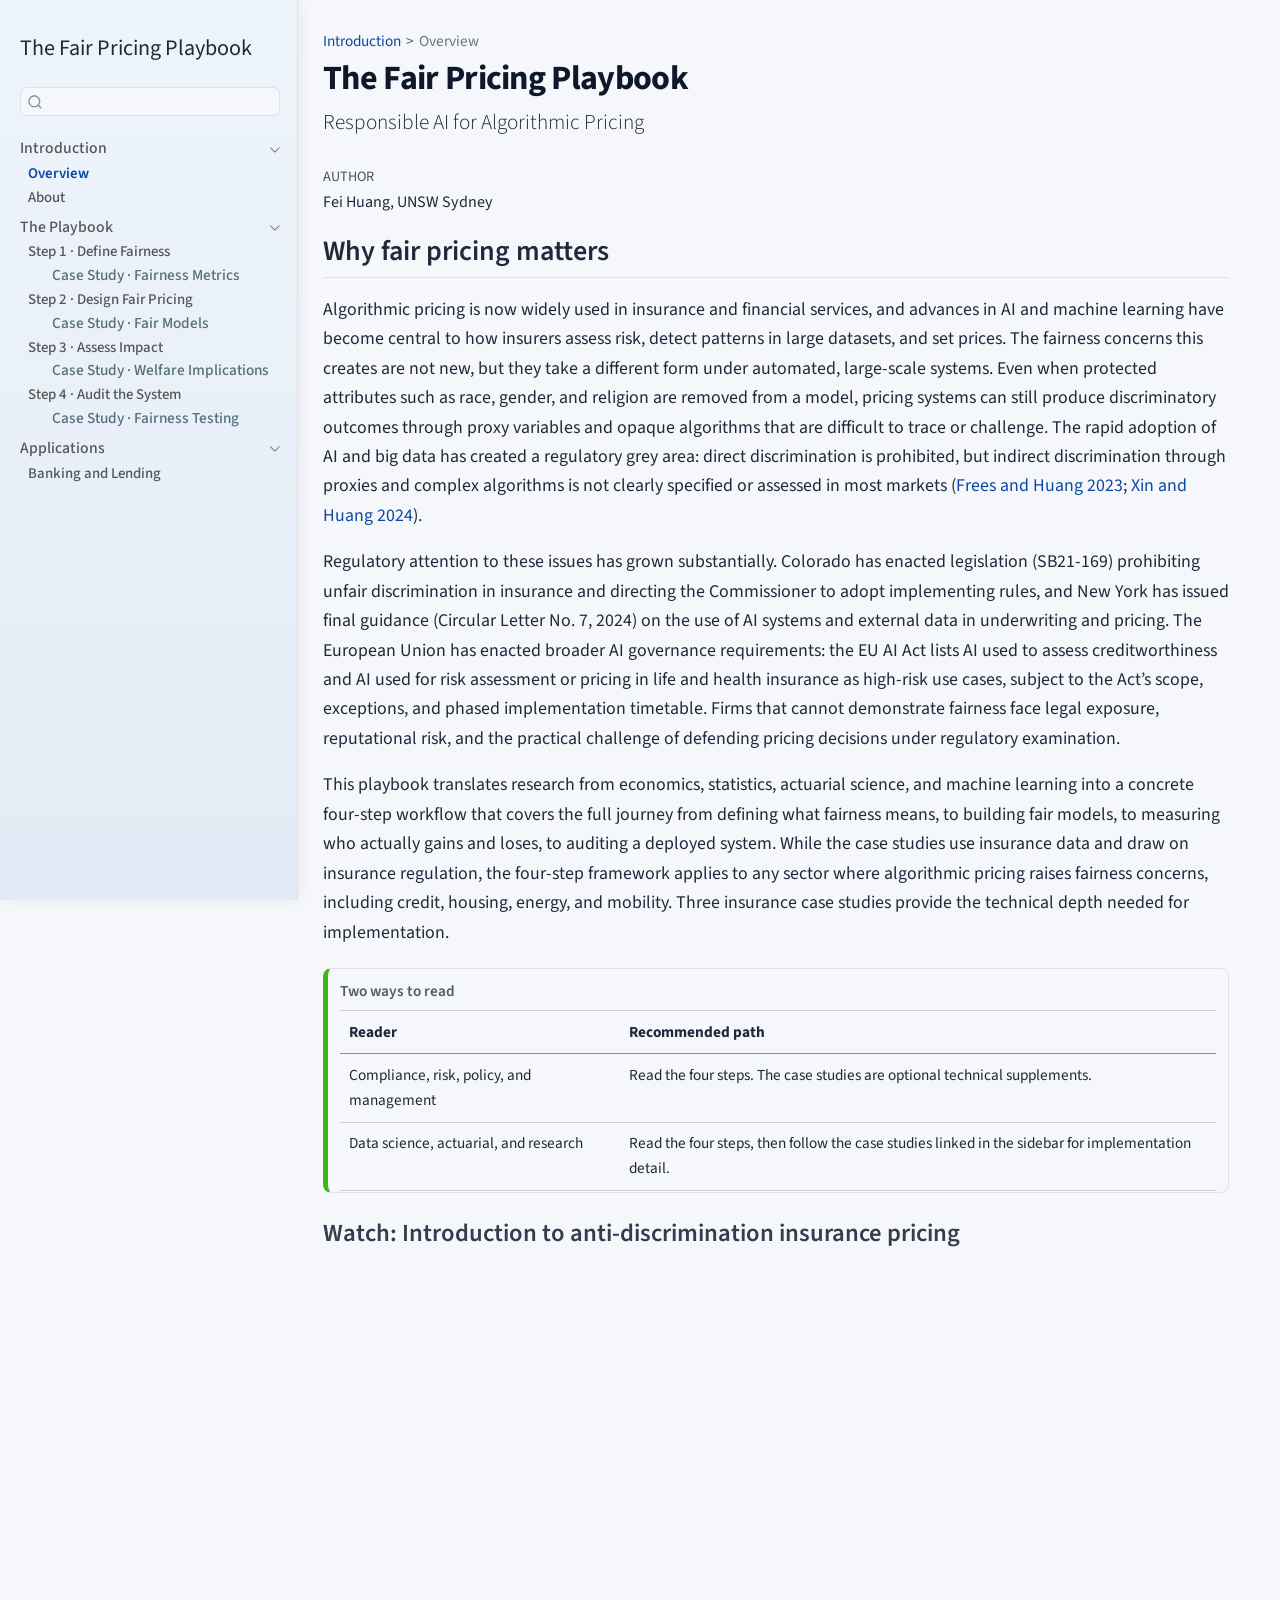
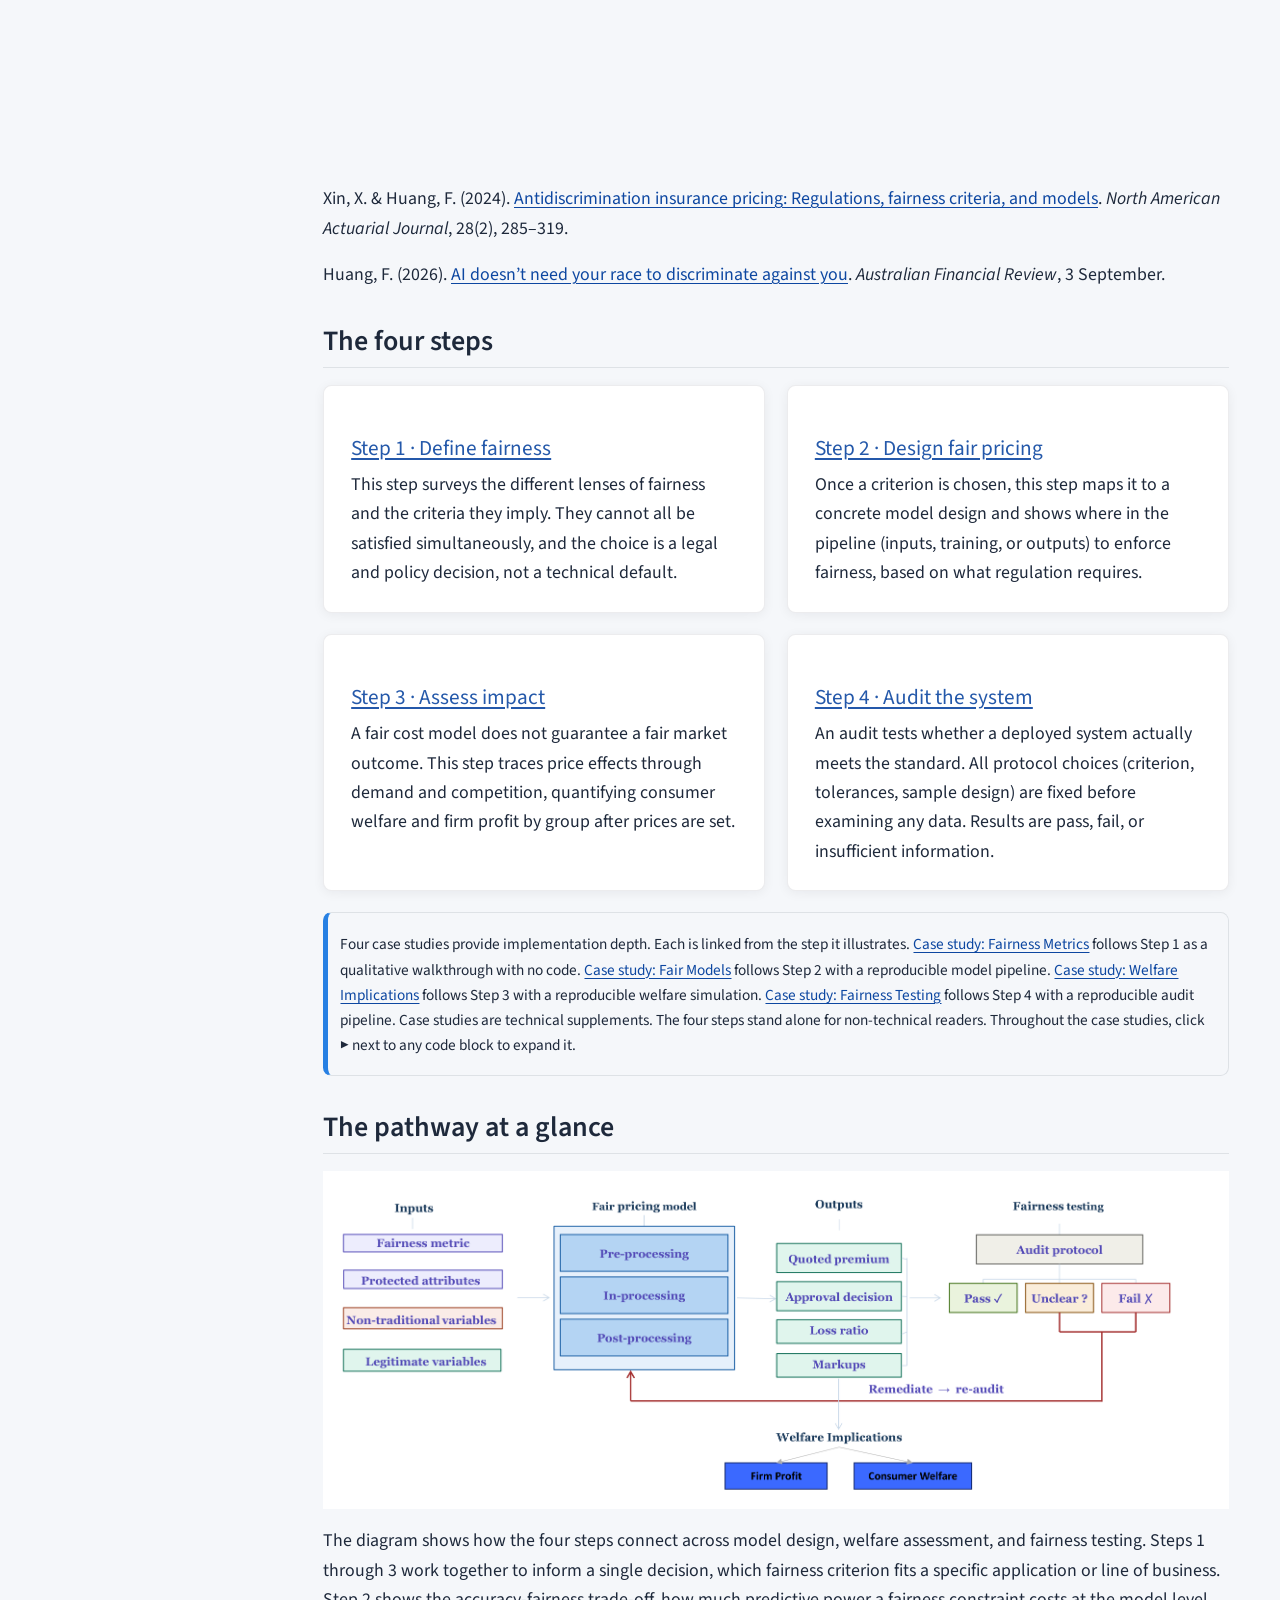
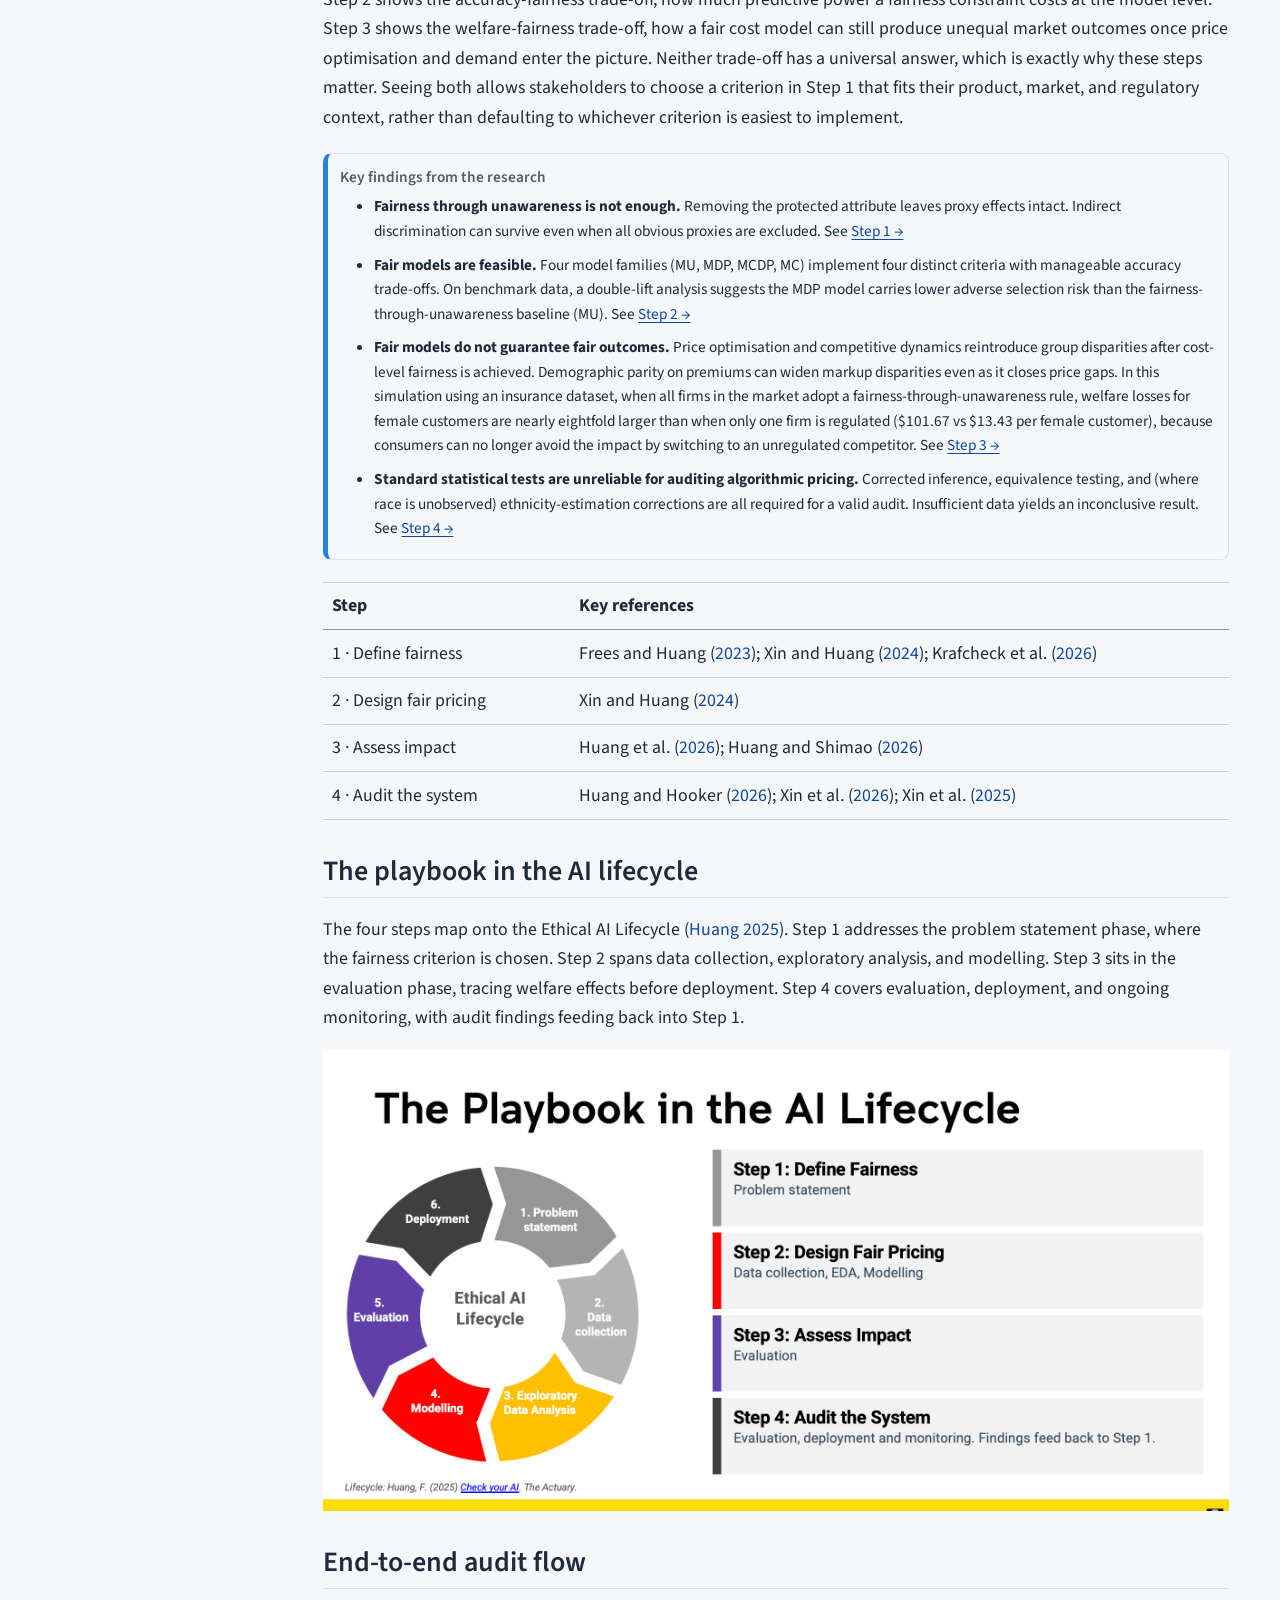
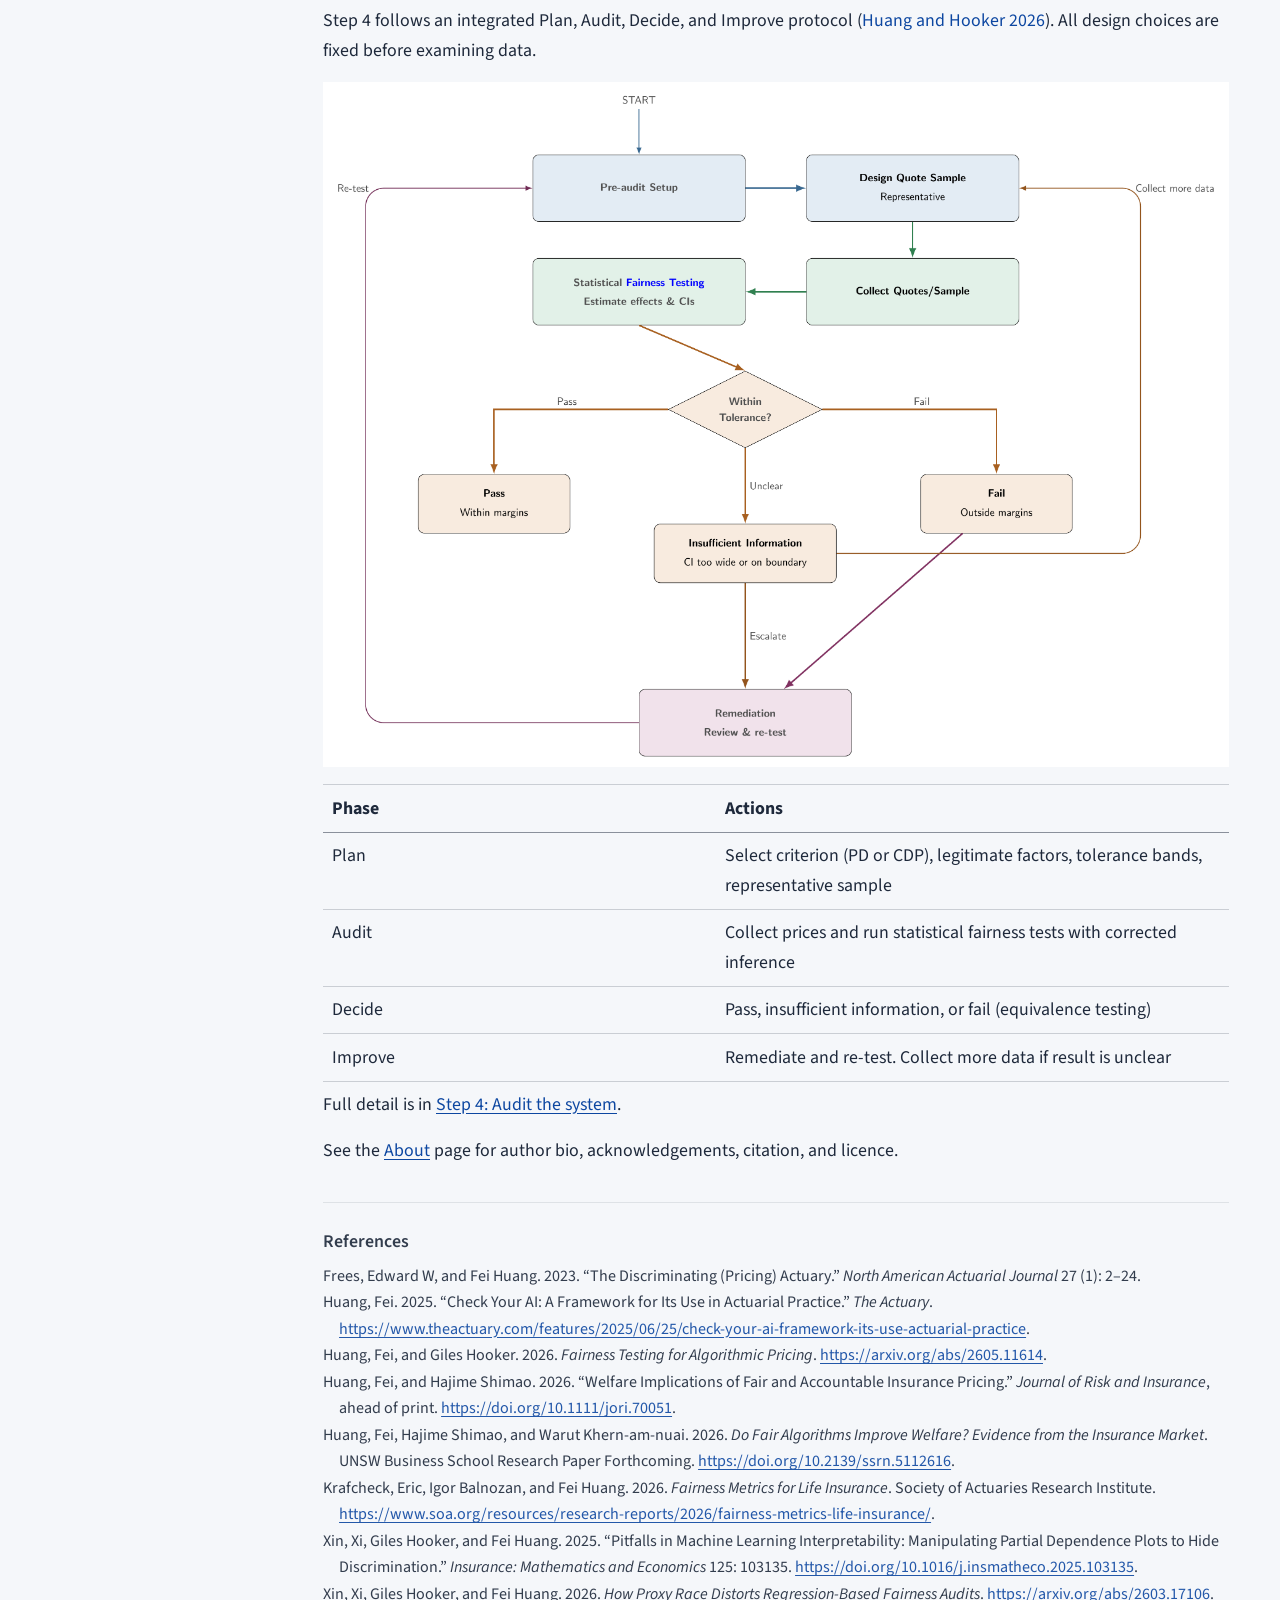
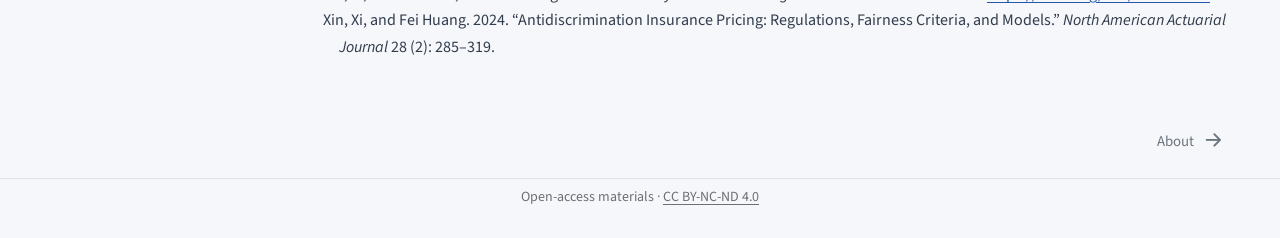
<file: docs/index.html>
<!DOCTYPE html>
<html xmlns="http://www.w3.org/1999/xhtml" lang="en" xml:lang="en"><head>

<meta charset="utf-8">
<meta name="generator" content="quarto-1.9.38">

<meta name="viewport" content="width=device-width, initial-scale=1.0, user-scalable=yes">

<meta name="author" content="Fei Huang, UNSW Sydney">

<title>The Fair Pricing Playbook</title>
<style>
/* Default styles provided by pandoc.
** See https://pandoc.org/MANUAL.html#variables-for-html for config info.
*/
code{white-space: pre-wrap;}
span.smallcaps{font-variant: small-caps;}
div.columns{display: flex; gap: min(4vw, 1.5em);}
div.column{flex: auto; overflow-x: auto;}
div.hanging-indent{margin-left: 1.5em; text-indent: -1.5em;}
ul.task-list{list-style: none;}
ul.task-list li input[type="checkbox"] {
  width: 0.8em;
  margin: 0 0.8em 0.2em -1em; /* quarto-specific, see https://github.com/quarto-dev/quarto-cli/issues/4556 */ 
  vertical-align: middle;
}
/* CSS for citations */
div.csl-bib-body { }
div.csl-entry {
  clear: both;
}
.hanging-indent div.csl-entry {
  margin-left:2em;
  text-indent:-2em;
}
div.csl-left-margin {
  min-width:2em;
  float:left;
}
div.csl-right-inline {
  margin-left:2em;
  padding-left:1em;
}
div.csl-indent {
  margin-left: 2em;
}</style>


<script src="site_libs/quarto-nav/quarto-nav.js"></script>
<script src="site_libs/quarto-nav/headroom.min.js"></script>
<script src="site_libs/clipboard/clipboard.min.js"></script>
<script src="site_libs/quarto-search/autocomplete.umd.js"></script>
<script src="site_libs/quarto-search/fuse.min.js"></script>
<script src="site_libs/quarto-search/quarto-search.js"></script>
<meta name="quarto:offset" content="./">
<link href="./about.html" rel="next">
<script src="site_libs/quarto-html/quarto.js" type="module"></script>
<script src="site_libs/quarto-html/tabsets/tabsets.js" type="module"></script>
<script src="site_libs/quarto-html/popper.min.js"></script>
<script src="site_libs/quarto-html/tippy.umd.min.js"></script>
<script src="site_libs/quarto-html/anchor.min.js"></script>
<link href="site_libs/quarto-html/tippy.css" rel="stylesheet">
<link href="site_libs/quarto-html/quarto-syntax-highlighting-2ed7f7ae727038b1aa95f4c24ad3a3a6.css" rel="stylesheet" id="quarto-text-highlighting-styles">
<script src="site_libs/bootstrap/bootstrap.min.js"></script>
<link href="site_libs/bootstrap/bootstrap-icons.css" rel="stylesheet">
<link href="site_libs/bootstrap/bootstrap-f5027254edf60712a57a618aca8afeff.min.css" rel="stylesheet" append-hash="true" id="quarto-bootstrap" data-mode="light">
<script id="quarto-search-options" type="application/json">{
  "location": "sidebar",
  "copy-button": false,
  "collapse-after": 3,
  "panel-placement": "start",
  "type": "textbox",
  "limit": 50,
  "keyboard-shortcut": [
    "f",
    "/",
    "s"
  ],
  "show-item-context": false,
  "language": {
    "search-no-results-text": "No results",
    "search-matching-documents-text": "matching documents",
    "search-copy-link-title": "Copy link to search",
    "search-hide-matches-text": "Hide additional matches",
    "search-more-match-text": "more match in this document",
    "search-more-matches-text": "more matches in this document",
    "search-clear-button-title": "Clear",
    "search-text-placeholder": "",
    "search-detached-cancel-button-title": "Cancel",
    "search-submit-button-title": "Submit",
    "search-label": "Search"
  }
}</script>
<script async="" src="https://www.googletagmanager.com/gtag/js?id=G-F11HECZVN7"></script>

<script type="text/javascript">

window.dataLayer = window.dataLayer || [];
function gtag(){dataLayer.push(arguments);}
gtag('js', new Date());
gtag('config', 'G-F11HECZVN7', { 'anonymize_ip': true});
</script>


</head>

<body class="nav-sidebar docked fullcontent quarto-light">

<div id="quarto-search-results"></div>
  <header id="quarto-header" class="headroom fixed-top">
  <nav class="quarto-secondary-nav">
    <div class="container-fluid d-flex">
      <button type="button" class="quarto-btn-toggle btn" data-bs-toggle="collapse" role="button" data-bs-target=".quarto-sidebar-collapse-item" aria-controls="quarto-sidebar" aria-expanded="false" aria-label="Toggle sidebar navigation" onclick="if (window.quartoToggleHeadroom) { window.quartoToggleHeadroom(); }">
        <i class="bi bi-layout-text-sidebar-reverse"></i>
      </button>
        <nav class="quarto-page-breadcrumbs" aria-label="breadcrumb"><ol class="breadcrumb"><li class="breadcrumb-item"><a href="./index.html">Introduction</a></li><li class="breadcrumb-item"><a href="./index.html">Overview</a></li></ol></nav>
        <a class="flex-grow-1" role="navigation" data-bs-toggle="collapse" data-bs-target=".quarto-sidebar-collapse-item" aria-controls="quarto-sidebar" aria-expanded="false" aria-label="Toggle sidebar navigation" onclick="if (window.quartoToggleHeadroom) { window.quartoToggleHeadroom(); }">      
        </a>
      <button type="button" class="btn quarto-search-button" aria-label="Search" onclick="window.quartoOpenSearch();">
        <i class="bi bi-search"></i>
      </button>
    </div>
  </nav>
</header>
<!-- content -->
<div id="quarto-content" class="quarto-container page-columns page-rows-contents page-layout-article">
<!-- sidebar -->
  <nav id="quarto-sidebar" class="sidebar collapse collapse-horizontal quarto-sidebar-collapse-item sidebar-navigation docked overflow-auto">
    <div class="pt-lg-2 mt-2 text-left sidebar-header">
    <div class="sidebar-title mb-0 py-0">
      <a href="./">The Fair Pricing Playbook</a> 
    </div>
      </div>
        <div class="mt-2 flex-shrink-0 align-items-center">
        <div class="sidebar-search">
        <div id="quarto-search" class="" title="Search"></div>
        </div>
        </div>
    <div class="sidebar-menu-container"> 
    <ul class="list-unstyled mt-1">
        <li class="sidebar-item sidebar-item-section">
      <div class="sidebar-item-container"> 
            <a class="sidebar-item-text sidebar-link text-start" data-bs-toggle="collapse" data-bs-target="#quarto-sidebar-section-1" role="navigation" aria-expanded="true">
 <span class="menu-text">Introduction</span></a>
          <a class="sidebar-item-toggle text-start" data-bs-toggle="collapse" data-bs-target="#quarto-sidebar-section-1" role="navigation" aria-expanded="true" aria-label="Toggle section">
            <i class="bi bi-chevron-right ms-2"></i>
          </a> 
      </div>
      <ul id="quarto-sidebar-section-1" class="collapse list-unstyled sidebar-section depth1 show">  
          <li class="sidebar-item">
  <div class="sidebar-item-container"> 
  <a href="./index.html" class="sidebar-item-text sidebar-link active">
 <span class="menu-text">Overview</span></a>
  </div>
</li>
          <li class="sidebar-item">
  <div class="sidebar-item-container"> 
  <a href="./about.html" class="sidebar-item-text sidebar-link">
 <span class="menu-text">About</span></a>
  </div>
</li>
      </ul>
  </li>
        <li class="sidebar-item sidebar-item-section">
      <div class="sidebar-item-container"> 
            <a class="sidebar-item-text sidebar-link text-start" data-bs-toggle="collapse" data-bs-target="#quarto-sidebar-section-2" role="navigation" aria-expanded="true">
 <span class="menu-text">The Playbook</span></a>
          <a class="sidebar-item-toggle text-start" data-bs-toggle="collapse" data-bs-target="#quarto-sidebar-section-2" role="navigation" aria-expanded="true" aria-label="Toggle section">
            <i class="bi bi-chevron-right ms-2"></i>
          </a> 
      </div>
      <ul id="quarto-sidebar-section-2" class="collapse list-unstyled sidebar-section depth1 show">  
          <li class="sidebar-item">
  <div class="sidebar-item-container"> 
  <a href="./Playbook/Step-1-Define-Fairness.html" class="sidebar-item-text sidebar-link">
 <span class="menu-text">Step 1 · Define Fairness</span></a>
  </div>
</li>
          <li class="sidebar-item">
  <div class="sidebar-item-container"> 
  <a href="./Case Study 1/case_study1.html" class="sidebar-item-text sidebar-link">
 <span class="menu-text">Case Study · Fairness Metrics</span></a>
  </div>
</li>
          <li class="sidebar-item">
  <div class="sidebar-item-container"> 
  <a href="./Playbook/Step-2-Design-Fair-Pricing.html" class="sidebar-item-text sidebar-link">
 <span class="menu-text">Step 2 · Design Fair Pricing</span></a>
  </div>
</li>
          <li class="sidebar-item">
  <div class="sidebar-item-container"> 
  <a href="./Case Study 2/case_study2.html" class="sidebar-item-text sidebar-link">
 <span class="menu-text">Case Study · Fair Models</span></a>
  </div>
</li>
          <li class="sidebar-item">
  <div class="sidebar-item-container"> 
  <a href="./Playbook/Step-3-Assess-Impact.html" class="sidebar-item-text sidebar-link">
 <span class="menu-text">Step 3 · Assess Impact</span></a>
  </div>
</li>
          <li class="sidebar-item">
  <div class="sidebar-item-container"> 
  <a href="./Case Study 3/case_study3.html" class="sidebar-item-text sidebar-link">
 <span class="menu-text">Case Study · Welfare Implications</span></a>
  </div>
</li>
          <li class="sidebar-item">
  <div class="sidebar-item-container"> 
  <a href="./Playbook/Step-4-Audit-the-System.html" class="sidebar-item-text sidebar-link">
 <span class="menu-text">Step 4 · Audit the System</span></a>
  </div>
</li>
          <li class="sidebar-item">
  <div class="sidebar-item-container"> 
  <a href="./Case Study 4/case_study4.html" class="sidebar-item-text sidebar-link">
 <span class="menu-text">Case Study · Fairness Testing</span></a>
  </div>
</li>
      </ul>
  </li>
        <li class="sidebar-item sidebar-item-section">
      <div class="sidebar-item-container"> 
            <a class="sidebar-item-text sidebar-link text-start" data-bs-toggle="collapse" data-bs-target="#quarto-sidebar-section-3" role="navigation" aria-expanded="true">
 <span class="menu-text">Applications</span></a>
          <a class="sidebar-item-toggle text-start" data-bs-toggle="collapse" data-bs-target="#quarto-sidebar-section-3" role="navigation" aria-expanded="true" aria-label="Toggle section">
            <i class="bi bi-chevron-right ms-2"></i>
          </a> 
      </div>
      <ul id="quarto-sidebar-section-3" class="collapse list-unstyled sidebar-section depth1 show">  
          <li class="sidebar-item">
  <div class="sidebar-item-container"> 
  <a href="./Applications/Banking.html" class="sidebar-item-text sidebar-link">
 <span class="menu-text">Banking and Lending</span></a>
  </div>
</li>
      </ul>
  </li>
    </ul>
    </div>
</nav>
<div id="quarto-sidebar-glass" class="quarto-sidebar-collapse-item" data-bs-toggle="collapse" data-bs-target=".quarto-sidebar-collapse-item"></div>
<!-- margin-sidebar -->
    
<!-- main -->
<main class="content" id="quarto-document-content">

<header id="title-block-header" class="quarto-title-block default"><nav class="quarto-page-breadcrumbs quarto-title-breadcrumbs d-none d-lg-block" aria-label="breadcrumb"><ol class="breadcrumb"><li class="breadcrumb-item"><a href="./index.html">Introduction</a></li><li class="breadcrumb-item"><a href="./index.html">Overview</a></li></ol></nav>
<div class="quarto-title">
<h1 class="title">The Fair Pricing Playbook</h1>
<p class="subtitle lead">Responsible AI for Algorithmic Pricing</p>
</div>



<div class="quarto-title-meta">

    <div>
    <div class="quarto-title-meta-heading">Author</div>
    <div class="quarto-title-meta-contents">
             <p>Fei Huang, UNSW Sydney </p>
          </div>
  </div>
    
  
    
  </div>
  


</header>


<section id="why-fair-pricing-matters" class="level2">
<h2 class="anchored" data-anchor-id="why-fair-pricing-matters">Why fair pricing matters</h2>
<p>Algorithmic pricing is now widely used in insurance and financial services, and advances in AI and machine learning have become central to how insurers assess risk, detect patterns in large datasets, and set prices. The fairness concerns this creates are not new, but they take a different form under automated, large-scale systems. Even when protected attributes such as race, gender, and religion are removed from a model, pricing systems can still produce discriminatory outcomes through proxy variables and opaque algorithms that are difficult to trace or challenge. The rapid adoption of AI and big data has created a regulatory grey area: direct discrimination is prohibited, but indirect discrimination through proxies and complex algorithms is not clearly specified or assessed in most markets <span class="citation" data-cites="frees2023discriminating xin2024antidiscrimination">(<a href="#ref-frees2023discriminating" role="doc-biblioref">Frees and Huang 2023</a>; <a href="#ref-xin2024antidiscrimination" role="doc-biblioref">Xin and Huang 2024</a>)</span>.</p>
<p>Regulatory attention to these issues has grown substantially. Colorado has enacted legislation (SB21-169) prohibiting unfair discrimination in insurance and directing the Commissioner to adopt implementing rules, and New York has issued final guidance (Circular Letter No.&nbsp;7, 2024) on the use of AI systems and external data in underwriting and pricing. The European Union has enacted broader AI governance requirements: the EU AI Act lists AI used to assess creditworthiness and AI used for risk assessment or pricing in life and health insurance as high-risk use cases, subject to the Act’s scope, exceptions, and phased implementation timetable. Firms that cannot demonstrate fairness face legal exposure, reputational risk, and the practical challenge of defending pricing decisions under regulatory examination.</p>
<p>This playbook translates research from economics, statistics, actuarial science, and machine learning into a concrete four-step workflow that covers the full journey from defining what fairness means, to building fair models, to measuring who actually gains and loses, to auditing a deployed system. While the case studies use insurance data and draw on insurance regulation, the four-step framework applies to any sector where algorithmic pricing raises fairness concerns, including credit, housing, energy, and mobility. Three insurance case studies provide the technical depth needed for implementation.</p>
<div class="callout callout-style-simple callout-tip no-icon callout-titled">
<div class="callout-header d-flex align-content-center">
<div class="callout-icon-container">
<i class="callout-icon no-icon"></i>
</div>
<div class="callout-title-container flex-fill">
<span class="screen-reader-only">Tip</span>Two ways to read
</div>
</div>
<div class="callout-body-container callout-body">
<table class="caption-top table">
<colgroup>
<col style="width: 32%">
<col style="width: 68%">
</colgroup>
<thead>
<tr class="header">
<th>Reader</th>
<th>Recommended path</th>
</tr>
</thead>
<tbody>
<tr class="odd">
<td>Compliance, risk, policy, and management</td>
<td>Read the four steps. The case studies are optional technical supplements.</td>
</tr>
<tr class="even">
<td>Data science, actuarial, and research</td>
<td>Read the four steps, then follow the case studies linked in the sidebar for implementation detail.</td>
</tr>
</tbody>
</table>
</div>
</div>
<section id="watch-introduction-to-anti-discrimination-insurance-pricing" class="level3">
<h3 class="anchored" data-anchor-id="watch-introduction-to-anti-discrimination-insurance-pricing">Watch: Introduction to anti-discrimination insurance pricing</h3>
<div class="quarto-video ratio ratio-16x9"><iframe data-external="1" src="https://www.youtube.com/embed/TQU1Coxfg-M" title="" frameborder="0" allow="accelerometer; autoplay; clipboard-write; encrypted-media; gyroscope; picture-in-picture" allowfullscreen=""></iframe></div>
<p>Xin, X. &amp; Huang, F. (2024). <a href="https://doi.org/10.1080/10920277.2023.2190528">Antidiscrimination insurance pricing: Regulations, fairness criteria, and models</a>. <em>North American Actuarial Journal</em>, 28(2), 285–319.</p>
<p>Huang, F. (2026). <a href="https://www.afr.com/companies/financial-services/ai-doesn-t-need-your-race-to-discriminate-against-you-20260902-p60tqq">AI doesn’t need your race to discriminate against you</a>. <em>Australian Financial Review</em>, 3 September.</p>
</section>
</section>
<section id="four-steps" class="level2">
<h2 class="anchored" data-anchor-id="four-steps">The four steps</h2>
<div class="step-grid">
<section id="step-1-define-fairness" class="level4 step-card">
<h4 class="anchored" data-anchor-id="step-1-define-fairness"><a href="Playbook/Step-1-Define-Fairness.html">Step 1 · Define fairness</a></h4>
<p>This step surveys the different lenses of fairness and the criteria they imply. They cannot all be satisfied simultaneously, and the choice is a legal and policy decision, not a technical default.</p>
</section>
<section id="step-2-design-fair-pricing" class="level4 step-card">
<h4 class="anchored" data-anchor-id="step-2-design-fair-pricing"><a href="Playbook/Step-2-Design-Fair-Pricing.html">Step 2 · Design fair pricing</a></h4>
<p>Once a criterion is chosen, this step maps it to a concrete model design and shows where in the pipeline (inputs, training, or outputs) to enforce fairness, based on what regulation requires.</p>
</section>
<section id="step-3-assess-impact" class="level4 step-card">
<h4 class="anchored" data-anchor-id="step-3-assess-impact"><a href="Playbook/Step-3-Assess-Impact.html">Step 3 · Assess impact</a></h4>
<p>A fair cost model does not guarantee a fair market outcome. This step traces price effects through demand and competition, quantifying consumer welfare and firm profit by group after prices are set.</p>
</section>
<section id="step-4-audit-the-system" class="level4 step-card">
<h4 class="anchored" data-anchor-id="step-4-audit-the-system"><a href="Playbook/Step-4-Audit-the-System.html">Step 4 · Audit the system</a></h4>
<p>An audit tests whether a deployed system actually meets the standard. All protocol choices (criterion, tolerances, sample design) are fixed before examining any data. Results are pass, fail, or insufficient information.</p>
</section>
</div>
<div class="callout callout-style-simple callout-note no-icon">
<div class="callout-body d-flex">
<div class="callout-icon-container">
<i class="callout-icon no-icon"></i>
</div>
<div class="callout-body-container">
<p>Four case studies provide implementation depth. Each is linked from the step it illustrates. <a href="Case Study 1/case_study1.html">Case study: Fairness Metrics</a> follows Step 1 as a qualitative walkthrough with no code. <a href="Case Study 2/case_study2.html">Case study: Fair Models</a> follows Step 2 with a reproducible model pipeline. <a href="Case Study 3/case_study3.html">Case study: Welfare Implications</a> follows Step 3 with a reproducible welfare simulation. <a href="Case Study 4/case_study4.html">Case study: Fairness Testing</a> follows Step 4 with a reproducible audit pipeline. Case studies are technical supplements. The four steps stand alone for non-technical readers. Throughout the case studies, click ▶ next to any code block to expand it.</p>
</div>
</div>
</div>
</section>
<section id="the-pathway-at-a-glance" class="level2">
<h2 class="anchored" data-anchor-id="the-pathway-at-a-glance">The pathway at a glance</h2>
<p><img src="Playbook/plot/pathway-towards-fairness.png" class="img-fluid" style="width:100.0%" alt="Pathway towards fairness from model inputs and design through outputs, welfare, and fairness testing to pass, unclear, or fail"></p>
<p>The diagram shows how the four steps connect across model design, welfare assessment, and fairness testing. Steps 1 through 3 work together to inform a single decision, which fairness criterion fits a specific application or line of business. Step 2 shows the accuracy-fairness trade-off, how much predictive power a fairness constraint costs at the model level. Step 3 shows the welfare-fairness trade-off, how a fair cost model can still produce unequal market outcomes once price optimisation and demand enter the picture. Neither trade-off has a universal answer, which is exactly why these steps matter. Seeing both allows stakeholders to choose a criterion in Step 1 that fits their product, market, and regulatory context, rather than defaulting to whichever criterion is easiest to implement.</p>
<div class="callout callout-style-simple callout-note no-icon callout-titled">
<div class="callout-header d-flex align-content-center">
<div class="callout-icon-container">
<i class="callout-icon no-icon"></i>
</div>
<div class="callout-title-container flex-fill">
<span class="screen-reader-only">Note</span>Key findings from the research
</div>
</div>
<div class="callout-body-container callout-body">
<ul>
<li><strong>Fairness through unawareness is not enough.</strong> Removing the protected attribute leaves proxy effects intact. Indirect discrimination can survive even when all obvious proxies are excluded. See <a href="Playbook/Step-1-Define-Fairness.html">Step 1 →</a></li>
<li><strong>Fair models are feasible.</strong> Four model families (MU, MDP, MCDP, MC) implement four distinct criteria with manageable accuracy trade-offs. On benchmark data, a double-lift analysis suggests the MDP model carries lower adverse selection risk than the fairness-through-unawareness baseline (MU). See <a href="Playbook/Step-2-Design-Fair-Pricing.html">Step 2 →</a></li>
<li><strong>Fair models do not guarantee fair outcomes.</strong> Price optimisation and competitive dynamics reintroduce group disparities after cost-level fairness is achieved. Demographic parity on premiums can widen markup disparities even as it closes price gaps. In this simulation using an insurance dataset, when all firms in the market adopt a fairness-through-unawareness rule, welfare losses for female customers are nearly eightfold larger than when only one firm is regulated ($101.67 vs $13.43 per female customer), because consumers can no longer avoid the impact by switching to an unregulated competitor. See <a href="Playbook/Step-3-Assess-Impact.html">Step 3 →</a></li>
<li><strong>Standard statistical tests are unreliable for auditing algorithmic pricing.</strong> Corrected inference, equivalence testing, and (where race is unobserved) ethnicity-estimation corrections are all required for a valid audit. Insufficient data yields an inconclusive result. See <a href="Playbook/Step-4-Audit-the-System.html">Step 4 →</a></li>
</ul>
</div>
</div>
<table class="caption-top table">
<colgroup>
<col style="width: 27%">
<col style="width: 72%">
</colgroup>
<thead>
<tr class="header">
<th>Step</th>
<th>Key references</th>
</tr>
</thead>
<tbody>
<tr class="odd">
<td>1 · Define fairness</td>
<td><span class="citation" data-cites="frees2023discriminating">Frees and Huang (<a href="#ref-frees2023discriminating" role="doc-biblioref">2023</a>)</span>; <span class="citation" data-cites="xin2024antidiscrimination">Xin and Huang (<a href="#ref-xin2024antidiscrimination" role="doc-biblioref">2024</a>)</span>; <span class="citation" data-cites="krafcheck2026fairnessmetrics">Krafcheck et al. (<a href="#ref-krafcheck2026fairnessmetrics" role="doc-biblioref">2026</a>)</span></td>
</tr>
<tr class="even">
<td>2 · Design fair pricing</td>
<td><span class="citation" data-cites="xin2024antidiscrimination">Xin and Huang (<a href="#ref-xin2024antidiscrimination" role="doc-biblioref">2024</a>)</span></td>
</tr>
<tr class="odd">
<td>3 · Assess impact</td>
<td><span class="citation" data-cites="huang2026welfarealgorithms">Huang et al. (<a href="#ref-huang2026welfarealgorithms" role="doc-biblioref">2026</a>)</span>; <span class="citation" data-cites="huang2026welfareaccountable">Huang and Shimao (<a href="#ref-huang2026welfareaccountable" role="doc-biblioref">2026</a>)</span></td>
</tr>
<tr class="even">
<td>4 · Audit the system</td>
<td><span class="citation" data-cites="huang2026fairtesting">Huang and Hooker (<a href="#ref-huang2026fairtesting" role="doc-biblioref">2026</a>)</span>; <span class="citation" data-cites="xin2026proxyrace">Xin et al. (<a href="#ref-xin2026proxyrace" role="doc-biblioref">2026</a>)</span>; <span class="citation" data-cites="xin2025partialdependenceplots">Xin et al. (<a href="#ref-xin2025partialdependenceplots" role="doc-biblioref">2025</a>)</span></td>
</tr>
</tbody>
</table>
</section>
<section id="the-playbook-in-the-ai-lifecycle" class="level2">
<h2 class="anchored" data-anchor-id="the-playbook-in-the-ai-lifecycle">The playbook in the AI lifecycle</h2>
<p>The four steps map onto the Ethical AI Lifecycle <span class="citation" data-cites="huang2025checkyourai">(<a href="#ref-huang2025checkyourai" role="doc-biblioref">Huang 2025</a>)</span>. Step 1 addresses the problem statement phase, where the fairness criterion is chosen. Step 2 spans data collection, exploratory analysis, and modelling. Step 3 sits in the evaluation phase, tracing welfare effects before deployment. Step 4 covers evaluation, deployment, and ongoing monitoring, with audit findings feeding back into Step 1.</p>
<p><img src="assets/ai-lifecycle.png" class="img-fluid" style="width:100.0%" alt="The four playbook steps mapped onto the six-stage Ethical AI Lifecycle: problem statement, data collection, EDA, modelling, evaluation, and deployment"></p>
</section>
<section id="end-to-end-audit-flow" class="level2">
<h2 class="anchored" data-anchor-id="end-to-end-audit-flow">End-to-end audit flow</h2>
<p>Step 4 follows an integrated Plan, Audit, Decide, and Improve protocol <span class="citation" data-cites="huang2026fairtesting">(<a href="#ref-huang2026fairtesting" role="doc-biblioref">Huang and Hooker 2026</a>)</span>. All design choices are fixed before examining data.</p>
<p><img src="Playbook/plot/audit-flow.png" class="img-fluid" style="width:100.0%" alt="End-to-end fairness audit flow: Plan, Audit, Decide, Improve"></p>
<table class="caption-top table">
<colgroup>
<col style="width: 43%">
<col style="width: 56%">
</colgroup>
<thead>
<tr class="header">
<th>Phase</th>
<th>Actions</th>
</tr>
</thead>
<tbody>
<tr class="odd">
<td>Plan</td>
<td>Select criterion (PD or CDP), legitimate factors, tolerance bands, representative sample</td>
</tr>
<tr class="even">
<td>Audit</td>
<td>Collect prices and run statistical fairness tests with corrected inference</td>
</tr>
<tr class="odd">
<td>Decide</td>
<td>Pass, insufficient information, or fail (equivalence testing)</td>
</tr>
<tr class="even">
<td>Improve</td>
<td>Remediate and re-test. Collect more data if result is unclear</td>
</tr>
</tbody>
</table>
<p>Full detail is in <a href="Playbook/Step-4-Audit-the-System.html">Step 4: Audit the system</a>.</p>
<p>See the <a href="about.html">About</a> page for author bio, acknowledgements, citation, and licence.</p>



</section>

<div id="quarto-appendix" class="default"><section class="quarto-appendix-contents" role="doc-bibliography" id="quarto-bibliography"><h2 class="anchored quarto-appendix-heading">References</h2><div id="refs" class="references csl-bib-body hanging-indent" role="list">
<div id="ref-frees2023discriminating" class="csl-entry" role="listitem">
Frees, Edward W, and Fei Huang. 2023. <span>“The Discriminating (Pricing) Actuary.”</span> <em>North American Actuarial Journal</em> 27 (1): 2–24.
</div>
<div id="ref-huang2025checkyourai" class="csl-entry" role="listitem">
Huang, Fei. 2025. <span>“Check Your <span>AI</span>: A Framework for Its Use in Actuarial Practice.”</span> <em>The Actuary</em>. <a href="https://www.theactuary.com/features/2025/06/25/check-your-ai-framework-its-use-actuarial-practice">https://www.theactuary.com/features/2025/06/25/check-your-ai-framework-its-use-actuarial-practice</a>.
</div>
<div id="ref-huang2026fairtesting" class="csl-entry" role="listitem">
Huang, Fei, and Giles Hooker. 2026. <em>Fairness Testing for Algorithmic Pricing</em>. <a href="https://arxiv.org/abs/2605.11614">https://arxiv.org/abs/2605.11614</a>.
</div>
<div id="ref-huang2026welfareaccountable" class="csl-entry" role="listitem">
Huang, Fei, and Hajime Shimao. 2026. <span>“Welfare Implications of Fair and Accountable Insurance Pricing.”</span> <em>Journal of Risk and Insurance</em>, ahead of print. <a href="https://doi.org/10.1111/jori.70051">https://doi.org/10.1111/jori.70051</a>.
</div>
<div id="ref-huang2026welfarealgorithms" class="csl-entry" role="listitem">
Huang, Fei, Hajime Shimao, and Warut Khern-am-nuai. 2026. <em>Do Fair Algorithms Improve Welfare? Evidence from the Insurance Market</em>. UNSW Business School Research Paper Forthcoming. <a href="https://doi.org/10.2139/ssrn.5112616">https://doi.org/10.2139/ssrn.5112616</a>.
</div>
<div id="ref-krafcheck2026fairnessmetrics" class="csl-entry" role="listitem">
Krafcheck, Eric, Igor Balnozan, and Fei Huang. 2026. <em>Fairness Metrics for Life Insurance</em>. Society of Actuaries Research Institute. <a href="https://www.soa.org/resources/research-reports/2026/fairness-metrics-life-insurance/">https://www.soa.org/resources/research-reports/2026/fairness-metrics-life-insurance/</a>.
</div>
<div id="ref-xin2025partialdependenceplots" class="csl-entry" role="listitem">
Xin, Xi, Giles Hooker, and Fei Huang. 2025. <span>“Pitfalls in Machine Learning Interpretability: Manipulating Partial Dependence Plots to Hide Discrimination.”</span> <em>Insurance: Mathematics and Economics</em> 125: 103135. <a href="https://doi.org/10.1016/j.insmatheco.2025.103135">https://doi.org/10.1016/j.insmatheco.2025.103135</a>.
</div>
<div id="ref-xin2026proxyrace" class="csl-entry" role="listitem">
Xin, Xi, Giles Hooker, and Fei Huang. 2026. <em>How Proxy Race Distorts Regression-Based Fairness Audits</em>. <a href="https://arxiv.org/abs/2603.17106">https://arxiv.org/abs/2603.17106</a>.
</div>
<div id="ref-xin2024antidiscrimination" class="csl-entry" role="listitem">
Xin, Xi, and Fei Huang. 2024. <span>“Antidiscrimination Insurance Pricing: Regulations, Fairness Criteria, and Models.”</span> <em>North American Actuarial Journal</em> 28 (2): 285–319.
</div>
</div></section></div></main> <!-- /main -->
<script id="quarto-html-after-body" type="application/javascript">
  window.document.addEventListener("DOMContentLoaded", function (event) {
    const icon = "";
    const anchorJS = new window.AnchorJS();
    anchorJS.options = {
      placement: 'right',
      icon: icon
    };
    anchorJS.add('.anchored');
    const isCodeAnnotation = (el) => {
      for (const clz of el.classList) {
        if (clz.startsWith('code-annotation-')) {                     
          return true;
        }
      }
      return false;
    }
    const onCopySuccess = function(e) {
      // button target
      const button = e.trigger;
      // don't keep focus
      button.blur();
      // flash "checked"
      button.classList.add('code-copy-button-checked');
      var currentTitle = button.getAttribute("title");
      button.setAttribute("title", "Copied!");
      let tooltip;
      if (window.bootstrap) {
        button.setAttribute("data-bs-toggle", "tooltip");
        button.setAttribute("data-bs-placement", "left");
        button.setAttribute("data-bs-title", "Copied!");
        tooltip = new bootstrap.Tooltip(button, 
          { trigger: "manual", 
            customClass: "code-copy-button-tooltip",
            offset: [0, -8]});
        tooltip.show();    
      }
      setTimeout(function() {
        if (tooltip) {
          tooltip.hide();
          button.removeAttribute("data-bs-title");
          button.removeAttribute("data-bs-toggle");
          button.removeAttribute("data-bs-placement");
        }
        button.setAttribute("title", currentTitle);
        button.classList.remove('code-copy-button-checked');
      }, 1000);
      // clear code selection
      e.clearSelection();
    }
    const getTextToCopy = function(trigger) {
      const outerScaffold = trigger.parentElement.cloneNode(true);
      const codeEl = outerScaffold.querySelector('code');
      for (const childEl of codeEl.children) {
        if (isCodeAnnotation(childEl)) {
          childEl.remove();
        }
      }
      return codeEl.innerText;
    }
    const clipboard = new window.ClipboardJS('.code-copy-button:not([data-in-quarto-modal])', {
      text: getTextToCopy
    });
    clipboard.on('success', onCopySuccess);
    if (window.document.getElementById('quarto-embedded-source-code-modal')) {
      const clipboardModal = new window.ClipboardJS('.code-copy-button[data-in-quarto-modal]', {
        text: getTextToCopy,
        container: window.document.getElementById('quarto-embedded-source-code-modal')
      });
      clipboardModal.on('success', onCopySuccess);
    }
      var localhostRegex = new RegExp(/^(?:http|https):\/\/localhost\:?[0-9]*\//);
      var mailtoRegex = new RegExp(/^mailto:/);
        var filterRegex = new RegExp("https:\/\/fair\.feihuang\.org");
      var isInternal = (href) => {
          return filterRegex.test(href) || localhostRegex.test(href) || mailtoRegex.test(href);
      }
      // Inspect non-navigation links and adorn them if external
     var links = window.document.querySelectorAll('a[href]:not(.nav-link):not(.navbar-brand):not(.toc-action):not(.sidebar-link):not(.sidebar-item-toggle):not(.pagination-link):not(.no-external):not([aria-hidden]):not(.dropdown-item):not(.quarto-navigation-tool):not(.about-link)');
      for (var i=0; i<links.length; i++) {
        const link = links[i];
        if (!isInternal(link.href)) {
          // undo the damage that might have been done by quarto-nav.js in the case of
          // links that we want to consider external
          if (link.dataset.originalHref !== undefined) {
            link.href = link.dataset.originalHref;
          }
        }
      }
    function tippyHover(el, contentFn, onTriggerFn, onUntriggerFn) {
      const config = {
        allowHTML: true,
        maxWidth: 500,
        delay: 100,
        arrow: false,
        appendTo: function(el) {
            return el.parentElement;
        },
        interactive: true,
        interactiveBorder: 10,
        theme: 'quarto',
        placement: 'bottom-start',
      };
      if (contentFn) {
        config.content = contentFn;
      }
      if (onTriggerFn) {
        config.onTrigger = onTriggerFn;
      }
      if (onUntriggerFn) {
        config.onUntrigger = onUntriggerFn;
      }
      window.tippy(el, config); 
    }
    const noterefs = window.document.querySelectorAll('a[role="doc-noteref"]');
    for (var i=0; i<noterefs.length; i++) {
      const ref = noterefs[i];
      tippyHover(ref, function() {
        // use id or data attribute instead here
        let href = ref.getAttribute('data-footnote-href') || ref.getAttribute('href');
        try { href = new URL(href).hash; } catch {}
        const id = href.replace(/^#\/?/, "");
        const note = window.document.getElementById(id);
        if (note) {
          return note.innerHTML;
        } else {
          return "";
        }
      });
    }
    const xrefs = window.document.querySelectorAll('a.quarto-xref');
    const processXRef = (id, note) => {
      // Strip column container classes
      const stripColumnClz = (el) => {
        el.classList.remove("page-full", "page-columns");
        if (el.children) {
          for (const child of el.children) {
            stripColumnClz(child);
          }
        }
      }
      stripColumnClz(note)
      if (id === null || id.startsWith('sec-')) {
        // Special case sections, only their first couple elements
        const container = document.createElement("div");
        if (note.children && note.children.length > 2) {
          container.appendChild(note.children[0].cloneNode(true));
          for (let i = 1; i < note.children.length; i++) {
            const child = note.children[i];
            if (child.tagName === "P" && child.innerText === "") {
              continue;
            } else {
              container.appendChild(child.cloneNode(true));
              break;
            }
          }
          if (window.Quarto?.typesetMath) {
            window.Quarto.typesetMath(container);
          }
          return container.innerHTML
        } else {
          if (window.Quarto?.typesetMath) {
            window.Quarto.typesetMath(note);
          }
          return note.innerHTML;
        }
      } else {
        // Remove any anchor links if they are present
        const anchorLink = note.querySelector('a.anchorjs-link');
        if (anchorLink) {
          anchorLink.remove();
        }
        if (window.Quarto?.typesetMath) {
          window.Quarto.typesetMath(note);
        }
        if (note.classList.contains("callout")) {
          return note.outerHTML;
        } else {
          return note.innerHTML;
        }
      }
    }
    for (var i=0; i<xrefs.length; i++) {
      const xref = xrefs[i];
      tippyHover(xref, undefined, function(instance) {
        instance.disable();
        let url = xref.getAttribute('href');
        let hash = undefined; 
        if (url.startsWith('#')) {
          hash = url;
        } else {
          try { hash = new URL(url).hash; } catch {}
        }
        if (hash) {
          const id = hash.replace(/^#\/?/, "");
          const note = window.document.getElementById(id);
          if (note !== null) {
            try {
              const html = processXRef(id, note.cloneNode(true));
              instance.setContent(html);
            } finally {
              instance.enable();
              instance.show();
            }
          } else {
            // See if we can fetch this
            fetch(url.split('#')[0])
            .then(res => res.text())
            .then(html => {
              const parser = new DOMParser();
              const htmlDoc = parser.parseFromString(html, "text/html");
              const note = htmlDoc.getElementById(id);
              if (note !== null) {
                const html = processXRef(id, note);
                instance.setContent(html);
              } 
            }).finally(() => {
              instance.enable();
              instance.show();
            });
          }
        } else {
          // See if we can fetch a full url (with no hash to target)
          // This is a special case and we should probably do some content thinning / targeting
          fetch(url)
          .then(res => res.text())
          .then(html => {
            const parser = new DOMParser();
            const htmlDoc = parser.parseFromString(html, "text/html");
            const note = htmlDoc.querySelector('main.content');
            if (note !== null) {
              // This should only happen for chapter cross references
              // (since there is no id in the URL)
              // remove the first header
              if (note.children.length > 0 && note.children[0].tagName === "HEADER") {
                note.children[0].remove();
              }
              const html = processXRef(null, note);
              instance.setContent(html);
            } 
          }).finally(() => {
            instance.enable();
            instance.show();
          });
        }
      }, function(instance) {
      });
    }
        let selectedAnnoteEl;
        const selectorForAnnotation = ( cell, annotation) => {
          let cellAttr = 'data-code-cell="' + cell + '"';
          let lineAttr = 'data-code-annotation="' +  annotation + '"';
          const selector = 'span[' + cellAttr + '][' + lineAttr + ']';
          return selector;
        }
        const selectCodeLines = (annoteEl) => {
          const doc = window.document;
          const targetCell = annoteEl.getAttribute("data-target-cell");
          const targetAnnotation = annoteEl.getAttribute("data-target-annotation");
          const annoteSpan = window.document.querySelector(selectorForAnnotation(targetCell, targetAnnotation));
          const lines = annoteSpan.getAttribute("data-code-lines").split(",");
          const lineIds = lines.map((line) => {
            return targetCell + "-" + line;
          })
          let top = null;
          let height = null;
          let parent = null;
          if (lineIds.length > 0) {
              //compute the position of the single el (top and bottom and make a div)
              const el = window.document.getElementById(lineIds[0]);
              top = el.offsetTop;
              height = el.offsetHeight;
              parent = el.parentElement.parentElement;
            if (lineIds.length > 1) {
              const lastEl = window.document.getElementById(lineIds[lineIds.length - 1]);
              const bottom = lastEl.offsetTop + lastEl.offsetHeight;
              height = bottom - top;
            }
            if (top !== null && height !== null && parent !== null) {
              // cook up a div (if necessary) and position it 
              let div = window.document.getElementById("code-annotation-line-highlight");
              if (div === null) {
                div = window.document.createElement("div");
                div.setAttribute("id", "code-annotation-line-highlight");
                div.style.position = 'absolute';
                parent.appendChild(div);
              }
              div.style.top = top - 2 + "px";
              div.style.height = height + 4 + "px";
              div.style.left = 0;
              let gutterDiv = window.document.getElementById("code-annotation-line-highlight-gutter");
              if (gutterDiv === null) {
                gutterDiv = window.document.createElement("div");
                gutterDiv.setAttribute("id", "code-annotation-line-highlight-gutter");
                gutterDiv.style.position = 'absolute';
                const codeCell = window.document.getElementById(targetCell);
                const gutter = codeCell.querySelector('.code-annotation-gutter');
                gutter.appendChild(gutterDiv);
              }
              gutterDiv.style.top = top - 2 + "px";
              gutterDiv.style.height = height + 4 + "px";
            }
            selectedAnnoteEl = annoteEl;
          }
        };
        const unselectCodeLines = () => {
          const elementsIds = ["code-annotation-line-highlight", "code-annotation-line-highlight-gutter"];
          elementsIds.forEach((elId) => {
            const div = window.document.getElementById(elId);
            if (div) {
              div.remove();
            }
          });
          selectedAnnoteEl = undefined;
        };
          // Handle positioning of the toggle
      window.addEventListener(
        "resize",
        throttle(() => {
          elRect = undefined;
          if (selectedAnnoteEl) {
            selectCodeLines(selectedAnnoteEl);
          }
        }, 10)
      );
      function throttle(fn, ms) {
      let throttle = false;
      let timer;
        return (...args) => {
          if(!throttle) { // first call gets through
              fn.apply(this, args);
              throttle = true;
          } else { // all the others get throttled
              if(timer) clearTimeout(timer); // cancel #2
              timer = setTimeout(() => {
                fn.apply(this, args);
                timer = throttle = false;
              }, ms);
          }
        };
      }
        // Attach click handler to the DT
        const annoteDls = window.document.querySelectorAll('dt[data-target-cell]');
        for (const annoteDlNode of annoteDls) {
          annoteDlNode.addEventListener('click', (event) => {
            const clickedEl = event.target;
            if (clickedEl !== selectedAnnoteEl) {
              unselectCodeLines();
              const activeEl = window.document.querySelector('dt[data-target-cell].code-annotation-active');
              if (activeEl) {
                activeEl.classList.remove('code-annotation-active');
              }
              selectCodeLines(clickedEl);
              clickedEl.classList.add('code-annotation-active');
            } else {
              // Unselect the line
              unselectCodeLines();
              clickedEl.classList.remove('code-annotation-active');
            }
          });
        }
    const findCites = (el) => {
      const parentEl = el.parentElement;
      if (parentEl) {
        const cites = parentEl.dataset.cites;
        if (cites) {
          return {
            el,
            cites: cites.split(' ')
          };
        } else {
          return findCites(el.parentElement)
        }
      } else {
        return undefined;
      }
    };
    var bibliorefs = window.document.querySelectorAll('a[role="doc-biblioref"]');
    for (var i=0; i<bibliorefs.length; i++) {
      const ref = bibliorefs[i];
      const citeInfo = findCites(ref);
      if (citeInfo) {
        tippyHover(citeInfo.el, function() {
          var popup = window.document.createElement('div');
          citeInfo.cites.forEach(function(cite) {
            var citeDiv = window.document.createElement('div');
            citeDiv.classList.add('hanging-indent');
            citeDiv.classList.add('csl-entry');
            var biblioDiv = window.document.getElementById('ref-' + cite);
            if (biblioDiv) {
              citeDiv.innerHTML = biblioDiv.innerHTML;
            }
            popup.appendChild(citeDiv);
          });
          return popup.innerHTML;
        });
      }
    }
  });
  </script>
<nav class="page-navigation">
  <div class="nav-page nav-page-previous">
  </div>
  <div class="nav-page nav-page-next">
      <a href="./about.html" class="pagination-link" aria-label="About">
        <span class="nav-page-text">About</span> <i class="bi bi-arrow-right-short"></i>
      </a>
  </div>
</nav>
</div> <!-- /content -->
<footer class="footer">
  <div class="nav-footer">
    <div class="nav-footer-left">
      &nbsp;
    </div>   
    <div class="nav-footer-center">
<p>Open-access materials · <a href="https://creativecommons.org/licenses/by-nc-nd/4.0/">CC BY-NC-ND 4.0</a></p>
</div>
    <div class="nav-footer-right">
      &nbsp;
    </div>
  </div>
</footer>




</body></html>
</file>
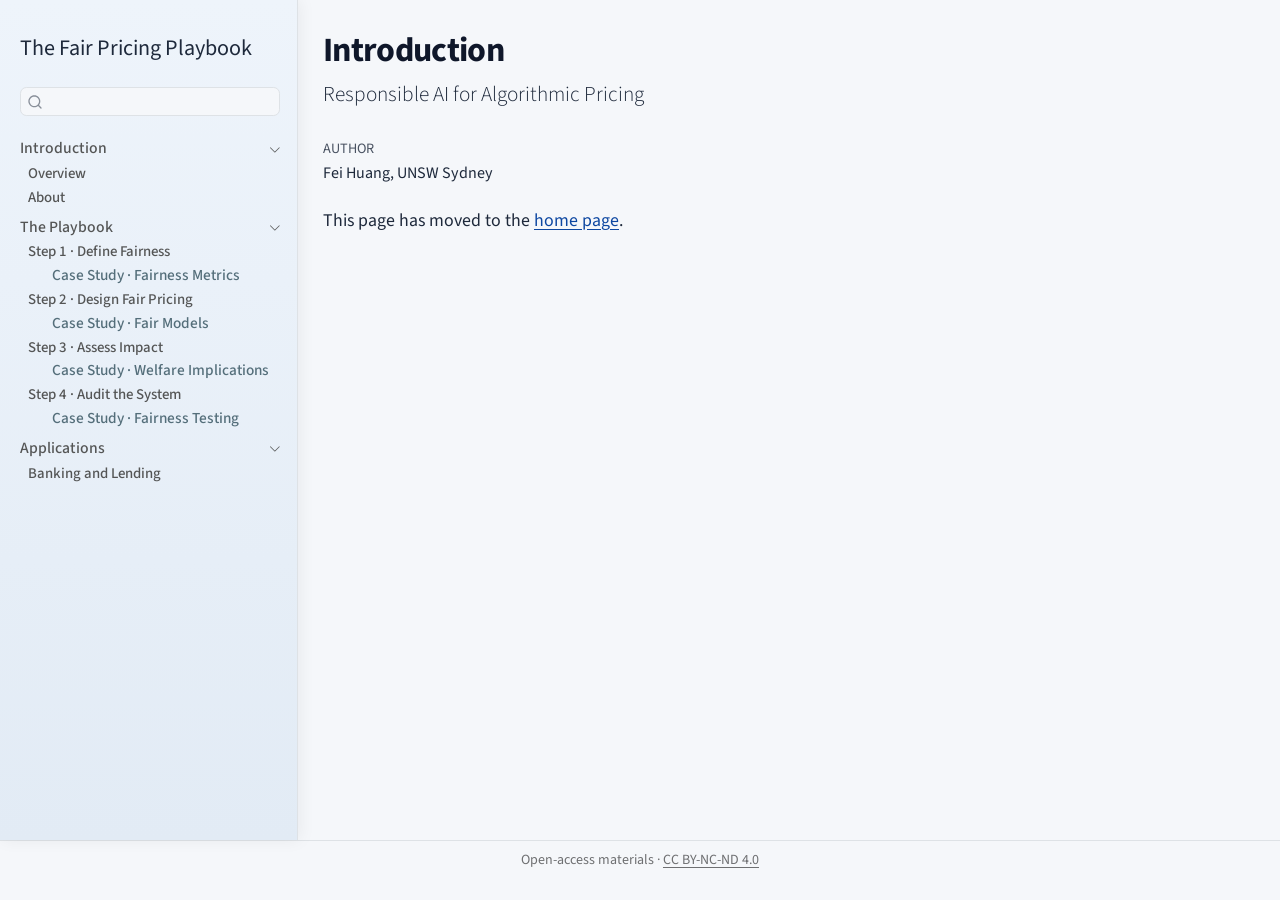
<file: docs/Case-Studies/index.html>
<!DOCTYPE html>
<html xmlns="http://www.w3.org/1999/xhtml" lang="en" xml:lang="en"><head>

<meta charset="utf-8">
<meta name="generator" content="quarto-1.9.38">

<meta name="viewport" content="width=device-width, initial-scale=1.0, user-scalable=yes">

<meta name="author" content="Fei Huang, UNSW Sydney">

<title>Introduction – The Fair Pricing Playbook</title>
<style>
/* Default styles provided by pandoc.
** See https://pandoc.org/MANUAL.html#variables-for-html for config info.
*/
code{white-space: pre-wrap;}
span.smallcaps{font-variant: small-caps;}
div.columns{display: flex; gap: min(4vw, 1.5em);}
div.column{flex: auto; overflow-x: auto;}
div.hanging-indent{margin-left: 1.5em; text-indent: -1.5em;}
ul.task-list{list-style: none;}
ul.task-list li input[type="checkbox"] {
  width: 0.8em;
  margin: 0 0.8em 0.2em -1em; /* quarto-specific, see https://github.com/quarto-dev/quarto-cli/issues/4556 */ 
  vertical-align: middle;
}
</style>


<script src="../site_libs/quarto-nav/quarto-nav.js"></script>
<script src="../site_libs/quarto-nav/headroom.min.js"></script>
<script src="../site_libs/clipboard/clipboard.min.js"></script>
<script src="../site_libs/quarto-search/autocomplete.umd.js"></script>
<script src="../site_libs/quarto-search/fuse.min.js"></script>
<script src="../site_libs/quarto-search/quarto-search.js"></script>
<meta name="quarto:offset" content="../">
<script src="../site_libs/quarto-html/quarto.js" type="module"></script>
<script src="../site_libs/quarto-html/tabsets/tabsets.js" type="module"></script>
<script src="../site_libs/quarto-html/popper.min.js"></script>
<script src="../site_libs/quarto-html/tippy.umd.min.js"></script>
<script src="../site_libs/quarto-html/anchor.min.js"></script>
<link href="../site_libs/quarto-html/tippy.css" rel="stylesheet">
<link href="../site_libs/quarto-html/quarto-syntax-highlighting-2ed7f7ae727038b1aa95f4c24ad3a3a6.css" rel="stylesheet" id="quarto-text-highlighting-styles">
<script src="../site_libs/bootstrap/bootstrap.min.js"></script>
<link href="../site_libs/bootstrap/bootstrap-icons.css" rel="stylesheet">
<link href="../site_libs/bootstrap/bootstrap-f5027254edf60712a57a618aca8afeff.min.css" rel="stylesheet" append-hash="true" id="quarto-bootstrap" data-mode="light">
<script id="quarto-search-options" type="application/json">{
  "location": "sidebar",
  "copy-button": false,
  "collapse-after": 3,
  "panel-placement": "start",
  "type": "textbox",
  "limit": 50,
  "keyboard-shortcut": [
    "f",
    "/",
    "s"
  ],
  "show-item-context": false,
  "language": {
    "search-no-results-text": "No results",
    "search-matching-documents-text": "matching documents",
    "search-copy-link-title": "Copy link to search",
    "search-hide-matches-text": "Hide additional matches",
    "search-more-match-text": "more match in this document",
    "search-more-matches-text": "more matches in this document",
    "search-clear-button-title": "Clear",
    "search-text-placeholder": "",
    "search-detached-cancel-button-title": "Cancel",
    "search-submit-button-title": "Submit",
    "search-label": "Search"
  }
}</script>
<script async="" src="https://www.googletagmanager.com/gtag/js?id=G-F11HECZVN7"></script>

<script type="text/javascript">

window.dataLayer = window.dataLayer || [];
function gtag(){dataLayer.push(arguments);}
gtag('js', new Date());
gtag('config', 'G-F11HECZVN7', { 'anonymize_ip': true});
</script>


</head>

<body class="nav-sidebar docked quarto-light">

<div id="quarto-search-results"></div>
  <header id="quarto-header" class="headroom fixed-top">
  <nav class="quarto-secondary-nav">
    <div class="container-fluid d-flex">
      <button type="button" class="quarto-btn-toggle btn" data-bs-toggle="collapse" role="button" data-bs-target=".quarto-sidebar-collapse-item" aria-controls="quarto-sidebar" aria-expanded="false" aria-label="Toggle sidebar navigation" onclick="if (window.quartoToggleHeadroom) { window.quartoToggleHeadroom(); }">
        <i class="bi bi-layout-text-sidebar-reverse"></i>
      </button>
        <nav class="quarto-page-breadcrumbs" aria-label="breadcrumb"><ol class="breadcrumb"><li class="breadcrumb-item">
      The Fair Pricing Playbook
      </li></ol></nav>
        <a class="flex-grow-1" role="navigation" data-bs-toggle="collapse" data-bs-target=".quarto-sidebar-collapse-item" aria-controls="quarto-sidebar" aria-expanded="false" aria-label="Toggle sidebar navigation" onclick="if (window.quartoToggleHeadroom) { window.quartoToggleHeadroom(); }">      
        </a>
      <button type="button" class="btn quarto-search-button" aria-label="Search" onclick="window.quartoOpenSearch();">
        <i class="bi bi-search"></i>
      </button>
    </div>
  </nav>
</header>
<!-- content -->
<div id="quarto-content" class="quarto-container page-columns page-rows-contents page-layout-article">
<!-- sidebar -->
  <nav id="quarto-sidebar" class="sidebar collapse collapse-horizontal quarto-sidebar-collapse-item sidebar-navigation docked overflow-auto">
    <div class="pt-lg-2 mt-2 text-left sidebar-header">
    <div class="sidebar-title mb-0 py-0">
      <a href="../">The Fair Pricing Playbook</a> 
    </div>
      </div>
        <div class="mt-2 flex-shrink-0 align-items-center">
        <div class="sidebar-search">
        <div id="quarto-search" class="" title="Search"></div>
        </div>
        </div>
    <div class="sidebar-menu-container"> 
    <ul class="list-unstyled mt-1">
        <li class="sidebar-item sidebar-item-section">
      <div class="sidebar-item-container"> 
            <a class="sidebar-item-text sidebar-link text-start" data-bs-toggle="collapse" data-bs-target="#quarto-sidebar-section-1" role="navigation" aria-expanded="true">
 <span class="menu-text">Introduction</span></a>
          <a class="sidebar-item-toggle text-start" data-bs-toggle="collapse" data-bs-target="#quarto-sidebar-section-1" role="navigation" aria-expanded="true" aria-label="Toggle section">
            <i class="bi bi-chevron-right ms-2"></i>
          </a> 
      </div>
      <ul id="quarto-sidebar-section-1" class="collapse list-unstyled sidebar-section depth1 show">  
          <li class="sidebar-item">
  <div class="sidebar-item-container"> 
  <a href="../index.html" class="sidebar-item-text sidebar-link">
 <span class="menu-text">Overview</span></a>
  </div>
</li>
          <li class="sidebar-item">
  <div class="sidebar-item-container"> 
  <a href="../about.html" class="sidebar-item-text sidebar-link">
 <span class="menu-text">About</span></a>
  </div>
</li>
      </ul>
  </li>
        <li class="sidebar-item sidebar-item-section">
      <div class="sidebar-item-container"> 
            <a class="sidebar-item-text sidebar-link text-start" data-bs-toggle="collapse" data-bs-target="#quarto-sidebar-section-2" role="navigation" aria-expanded="true">
 <span class="menu-text">The Playbook</span></a>
          <a class="sidebar-item-toggle text-start" data-bs-toggle="collapse" data-bs-target="#quarto-sidebar-section-2" role="navigation" aria-expanded="true" aria-label="Toggle section">
            <i class="bi bi-chevron-right ms-2"></i>
          </a> 
      </div>
      <ul id="quarto-sidebar-section-2" class="collapse list-unstyled sidebar-section depth1 show">  
          <li class="sidebar-item">
  <div class="sidebar-item-container"> 
  <a href="../Playbook/Step-1-Define-Fairness.html" class="sidebar-item-text sidebar-link">
 <span class="menu-text">Step 1 · Define Fairness</span></a>
  </div>
</li>
          <li class="sidebar-item">
  <div class="sidebar-item-container"> 
  <a href="../Case Study 1/case_study1.html" class="sidebar-item-text sidebar-link">
 <span class="menu-text">Case Study · Fairness Metrics</span></a>
  </div>
</li>
          <li class="sidebar-item">
  <div class="sidebar-item-container"> 
  <a href="../Playbook/Step-2-Design-Fair-Pricing.html" class="sidebar-item-text sidebar-link">
 <span class="menu-text">Step 2 · Design Fair Pricing</span></a>
  </div>
</li>
          <li class="sidebar-item">
  <div class="sidebar-item-container"> 
  <a href="../Case Study 2/case_study2.html" class="sidebar-item-text sidebar-link">
 <span class="menu-text">Case Study · Fair Models</span></a>
  </div>
</li>
          <li class="sidebar-item">
  <div class="sidebar-item-container"> 
  <a href="../Playbook/Step-3-Assess-Impact.html" class="sidebar-item-text sidebar-link">
 <span class="menu-text">Step 3 · Assess Impact</span></a>
  </div>
</li>
          <li class="sidebar-item">
  <div class="sidebar-item-container"> 
  <a href="../Case Study 3/case_study3.html" class="sidebar-item-text sidebar-link">
 <span class="menu-text">Case Study · Welfare Implications</span></a>
  </div>
</li>
          <li class="sidebar-item">
  <div class="sidebar-item-container"> 
  <a href="../Playbook/Step-4-Audit-the-System.html" class="sidebar-item-text sidebar-link">
 <span class="menu-text">Step 4 · Audit the System</span></a>
  </div>
</li>
          <li class="sidebar-item">
  <div class="sidebar-item-container"> 
  <a href="../Case Study 4/case_study4.html" class="sidebar-item-text sidebar-link">
 <span class="menu-text">Case Study · Fairness Testing</span></a>
  </div>
</li>
      </ul>
  </li>
        <li class="sidebar-item sidebar-item-section">
      <div class="sidebar-item-container"> 
            <a class="sidebar-item-text sidebar-link text-start" data-bs-toggle="collapse" data-bs-target="#quarto-sidebar-section-3" role="navigation" aria-expanded="true">
 <span class="menu-text">Applications</span></a>
          <a class="sidebar-item-toggle text-start" data-bs-toggle="collapse" data-bs-target="#quarto-sidebar-section-3" role="navigation" aria-expanded="true" aria-label="Toggle section">
            <i class="bi bi-chevron-right ms-2"></i>
          </a> 
      </div>
      <ul id="quarto-sidebar-section-3" class="collapse list-unstyled sidebar-section depth1 show">  
          <li class="sidebar-item">
  <div class="sidebar-item-container"> 
  <a href="../Applications/Banking.html" class="sidebar-item-text sidebar-link">
 <span class="menu-text">Banking and Lending</span></a>
  </div>
</li>
      </ul>
  </li>
    </ul>
    </div>
</nav>
<div id="quarto-sidebar-glass" class="quarto-sidebar-collapse-item" data-bs-toggle="collapse" data-bs-target=".quarto-sidebar-collapse-item"></div>
<!-- margin-sidebar -->
    <div id="quarto-margin-sidebar" class="sidebar margin-sidebar zindex-bottom">
        
    </div>
<!-- main -->
<main class="content" id="quarto-document-content">

<header id="title-block-header" class="quarto-title-block default">
<div class="quarto-title">
<h1 class="title">Introduction</h1>
<p class="subtitle lead">Responsible AI for Algorithmic Pricing</p>
</div>



<div class="quarto-title-meta">

    <div>
    <div class="quarto-title-meta-heading">Author</div>
    <div class="quarto-title-meta-contents">
             <p>Fei Huang, UNSW Sydney </p>
          </div>
  </div>
    
  
    
  </div>
  


</header>


<p>This page has moved to the <a href="../index.html#four-steps">home page</a>.</p>



</main> <!-- /main -->
<script id="quarto-html-after-body" type="application/javascript">
  window.document.addEventListener("DOMContentLoaded", function (event) {
    const icon = "";
    const anchorJS = new window.AnchorJS();
    anchorJS.options = {
      placement: 'right',
      icon: icon
    };
    anchorJS.add('.anchored');
    const isCodeAnnotation = (el) => {
      for (const clz of el.classList) {
        if (clz.startsWith('code-annotation-')) {                     
          return true;
        }
      }
      return false;
    }
    const onCopySuccess = function(e) {
      // button target
      const button = e.trigger;
      // don't keep focus
      button.blur();
      // flash "checked"
      button.classList.add('code-copy-button-checked');
      var currentTitle = button.getAttribute("title");
      button.setAttribute("title", "Copied!");
      let tooltip;
      if (window.bootstrap) {
        button.setAttribute("data-bs-toggle", "tooltip");
        button.setAttribute("data-bs-placement", "left");
        button.setAttribute("data-bs-title", "Copied!");
        tooltip = new bootstrap.Tooltip(button, 
          { trigger: "manual", 
            customClass: "code-copy-button-tooltip",
            offset: [0, -8]});
        tooltip.show();    
      }
      setTimeout(function() {
        if (tooltip) {
          tooltip.hide();
          button.removeAttribute("data-bs-title");
          button.removeAttribute("data-bs-toggle");
          button.removeAttribute("data-bs-placement");
        }
        button.setAttribute("title", currentTitle);
        button.classList.remove('code-copy-button-checked');
      }, 1000);
      // clear code selection
      e.clearSelection();
    }
    const getTextToCopy = function(trigger) {
      const outerScaffold = trigger.parentElement.cloneNode(true);
      const codeEl = outerScaffold.querySelector('code');
      for (const childEl of codeEl.children) {
        if (isCodeAnnotation(childEl)) {
          childEl.remove();
        }
      }
      return codeEl.innerText;
    }
    const clipboard = new window.ClipboardJS('.code-copy-button:not([data-in-quarto-modal])', {
      text: getTextToCopy
    });
    clipboard.on('success', onCopySuccess);
    if (window.document.getElementById('quarto-embedded-source-code-modal')) {
      const clipboardModal = new window.ClipboardJS('.code-copy-button[data-in-quarto-modal]', {
        text: getTextToCopy,
        container: window.document.getElementById('quarto-embedded-source-code-modal')
      });
      clipboardModal.on('success', onCopySuccess);
    }
      var localhostRegex = new RegExp(/^(?:http|https):\/\/localhost\:?[0-9]*\//);
      var mailtoRegex = new RegExp(/^mailto:/);
        var filterRegex = new RegExp("https:\/\/fair\.feihuang\.org");
      var isInternal = (href) => {
          return filterRegex.test(href) || localhostRegex.test(href) || mailtoRegex.test(href);
      }
      // Inspect non-navigation links and adorn them if external
     var links = window.document.querySelectorAll('a[href]:not(.nav-link):not(.navbar-brand):not(.toc-action):not(.sidebar-link):not(.sidebar-item-toggle):not(.pagination-link):not(.no-external):not([aria-hidden]):not(.dropdown-item):not(.quarto-navigation-tool):not(.about-link)');
      for (var i=0; i<links.length; i++) {
        const link = links[i];
        if (!isInternal(link.href)) {
          // undo the damage that might have been done by quarto-nav.js in the case of
          // links that we want to consider external
          if (link.dataset.originalHref !== undefined) {
            link.href = link.dataset.originalHref;
          }
        }
      }
    function tippyHover(el, contentFn, onTriggerFn, onUntriggerFn) {
      const config = {
        allowHTML: true,
        maxWidth: 500,
        delay: 100,
        arrow: false,
        appendTo: function(el) {
            return el.parentElement;
        },
        interactive: true,
        interactiveBorder: 10,
        theme: 'quarto',
        placement: 'bottom-start',
      };
      if (contentFn) {
        config.content = contentFn;
      }
      if (onTriggerFn) {
        config.onTrigger = onTriggerFn;
      }
      if (onUntriggerFn) {
        config.onUntrigger = onUntriggerFn;
      }
      window.tippy(el, config); 
    }
    const noterefs = window.document.querySelectorAll('a[role="doc-noteref"]');
    for (var i=0; i<noterefs.length; i++) {
      const ref = noterefs[i];
      tippyHover(ref, function() {
        // use id or data attribute instead here
        let href = ref.getAttribute('data-footnote-href') || ref.getAttribute('href');
        try { href = new URL(href).hash; } catch {}
        const id = href.replace(/^#\/?/, "");
        const note = window.document.getElementById(id);
        if (note) {
          return note.innerHTML;
        } else {
          return "";
        }
      });
    }
    const xrefs = window.document.querySelectorAll('a.quarto-xref');
    const processXRef = (id, note) => {
      // Strip column container classes
      const stripColumnClz = (el) => {
        el.classList.remove("page-full", "page-columns");
        if (el.children) {
          for (const child of el.children) {
            stripColumnClz(child);
          }
        }
      }
      stripColumnClz(note)
      if (id === null || id.startsWith('sec-')) {
        // Special case sections, only their first couple elements
        const container = document.createElement("div");
        if (note.children && note.children.length > 2) {
          container.appendChild(note.children[0].cloneNode(true));
          for (let i = 1; i < note.children.length; i++) {
            const child = note.children[i];
            if (child.tagName === "P" && child.innerText === "") {
              continue;
            } else {
              container.appendChild(child.cloneNode(true));
              break;
            }
          }
          if (window.Quarto?.typesetMath) {
            window.Quarto.typesetMath(container);
          }
          return container.innerHTML
        } else {
          if (window.Quarto?.typesetMath) {
            window.Quarto.typesetMath(note);
          }
          return note.innerHTML;
        }
      } else {
        // Remove any anchor links if they are present
        const anchorLink = note.querySelector('a.anchorjs-link');
        if (anchorLink) {
          anchorLink.remove();
        }
        if (window.Quarto?.typesetMath) {
          window.Quarto.typesetMath(note);
        }
        if (note.classList.contains("callout")) {
          return note.outerHTML;
        } else {
          return note.innerHTML;
        }
      }
    }
    for (var i=0; i<xrefs.length; i++) {
      const xref = xrefs[i];
      tippyHover(xref, undefined, function(instance) {
        instance.disable();
        let url = xref.getAttribute('href');
        let hash = undefined; 
        if (url.startsWith('#')) {
          hash = url;
        } else {
          try { hash = new URL(url).hash; } catch {}
        }
        if (hash) {
          const id = hash.replace(/^#\/?/, "");
          const note = window.document.getElementById(id);
          if (note !== null) {
            try {
              const html = processXRef(id, note.cloneNode(true));
              instance.setContent(html);
            } finally {
              instance.enable();
              instance.show();
            }
          } else {
            // See if we can fetch this
            fetch(url.split('#')[0])
            .then(res => res.text())
            .then(html => {
              const parser = new DOMParser();
              const htmlDoc = parser.parseFromString(html, "text/html");
              const note = htmlDoc.getElementById(id);
              if (note !== null) {
                const html = processXRef(id, note);
                instance.setContent(html);
              } 
            }).finally(() => {
              instance.enable();
              instance.show();
            });
          }
        } else {
          // See if we can fetch a full url (with no hash to target)
          // This is a special case and we should probably do some content thinning / targeting
          fetch(url)
          .then(res => res.text())
          .then(html => {
            const parser = new DOMParser();
            const htmlDoc = parser.parseFromString(html, "text/html");
            const note = htmlDoc.querySelector('main.content');
            if (note !== null) {
              // This should only happen for chapter cross references
              // (since there is no id in the URL)
              // remove the first header
              if (note.children.length > 0 && note.children[0].tagName === "HEADER") {
                note.children[0].remove();
              }
              const html = processXRef(null, note);
              instance.setContent(html);
            } 
          }).finally(() => {
            instance.enable();
            instance.show();
          });
        }
      }, function(instance) {
      });
    }
        let selectedAnnoteEl;
        const selectorForAnnotation = ( cell, annotation) => {
          let cellAttr = 'data-code-cell="' + cell + '"';
          let lineAttr = 'data-code-annotation="' +  annotation + '"';
          const selector = 'span[' + cellAttr + '][' + lineAttr + ']';
          return selector;
        }
        const selectCodeLines = (annoteEl) => {
          const doc = window.document;
          const targetCell = annoteEl.getAttribute("data-target-cell");
          const targetAnnotation = annoteEl.getAttribute("data-target-annotation");
          const annoteSpan = window.document.querySelector(selectorForAnnotation(targetCell, targetAnnotation));
          const lines = annoteSpan.getAttribute("data-code-lines").split(",");
          const lineIds = lines.map((line) => {
            return targetCell + "-" + line;
          })
          let top = null;
          let height = null;
          let parent = null;
          if (lineIds.length > 0) {
              //compute the position of the single el (top and bottom and make a div)
              const el = window.document.getElementById(lineIds[0]);
              top = el.offsetTop;
              height = el.offsetHeight;
              parent = el.parentElement.parentElement;
            if (lineIds.length > 1) {
              const lastEl = window.document.getElementById(lineIds[lineIds.length - 1]);
              const bottom = lastEl.offsetTop + lastEl.offsetHeight;
              height = bottom - top;
            }
            if (top !== null && height !== null && parent !== null) {
              // cook up a div (if necessary) and position it 
              let div = window.document.getElementById("code-annotation-line-highlight");
              if (div === null) {
                div = window.document.createElement("div");
                div.setAttribute("id", "code-annotation-line-highlight");
                div.style.position = 'absolute';
                parent.appendChild(div);
              }
              div.style.top = top - 2 + "px";
              div.style.height = height + 4 + "px";
              div.style.left = 0;
              let gutterDiv = window.document.getElementById("code-annotation-line-highlight-gutter");
              if (gutterDiv === null) {
                gutterDiv = window.document.createElement("div");
                gutterDiv.setAttribute("id", "code-annotation-line-highlight-gutter");
                gutterDiv.style.position = 'absolute';
                const codeCell = window.document.getElementById(targetCell);
                const gutter = codeCell.querySelector('.code-annotation-gutter');
                gutter.appendChild(gutterDiv);
              }
              gutterDiv.style.top = top - 2 + "px";
              gutterDiv.style.height = height + 4 + "px";
            }
            selectedAnnoteEl = annoteEl;
          }
        };
        const unselectCodeLines = () => {
          const elementsIds = ["code-annotation-line-highlight", "code-annotation-line-highlight-gutter"];
          elementsIds.forEach((elId) => {
            const div = window.document.getElementById(elId);
            if (div) {
              div.remove();
            }
          });
          selectedAnnoteEl = undefined;
        };
          // Handle positioning of the toggle
      window.addEventListener(
        "resize",
        throttle(() => {
          elRect = undefined;
          if (selectedAnnoteEl) {
            selectCodeLines(selectedAnnoteEl);
          }
        }, 10)
      );
      function throttle(fn, ms) {
      let throttle = false;
      let timer;
        return (...args) => {
          if(!throttle) { // first call gets through
              fn.apply(this, args);
              throttle = true;
          } else { // all the others get throttled
              if(timer) clearTimeout(timer); // cancel #2
              timer = setTimeout(() => {
                fn.apply(this, args);
                timer = throttle = false;
              }, ms);
          }
        };
      }
        // Attach click handler to the DT
        const annoteDls = window.document.querySelectorAll('dt[data-target-cell]');
        for (const annoteDlNode of annoteDls) {
          annoteDlNode.addEventListener('click', (event) => {
            const clickedEl = event.target;
            if (clickedEl !== selectedAnnoteEl) {
              unselectCodeLines();
              const activeEl = window.document.querySelector('dt[data-target-cell].code-annotation-active');
              if (activeEl) {
                activeEl.classList.remove('code-annotation-active');
              }
              selectCodeLines(clickedEl);
              clickedEl.classList.add('code-annotation-active');
            } else {
              // Unselect the line
              unselectCodeLines();
              clickedEl.classList.remove('code-annotation-active');
            }
          });
        }
    const findCites = (el) => {
      const parentEl = el.parentElement;
      if (parentEl) {
        const cites = parentEl.dataset.cites;
        if (cites) {
          return {
            el,
            cites: cites.split(' ')
          };
        } else {
          return findCites(el.parentElement)
        }
      } else {
        return undefined;
      }
    };
    var bibliorefs = window.document.querySelectorAll('a[role="doc-biblioref"]');
    for (var i=0; i<bibliorefs.length; i++) {
      const ref = bibliorefs[i];
      const citeInfo = findCites(ref);
      if (citeInfo) {
        tippyHover(citeInfo.el, function() {
          var popup = window.document.createElement('div');
          citeInfo.cites.forEach(function(cite) {
            var citeDiv = window.document.createElement('div');
            citeDiv.classList.add('hanging-indent');
            citeDiv.classList.add('csl-entry');
            var biblioDiv = window.document.getElementById('ref-' + cite);
            if (biblioDiv) {
              citeDiv.innerHTML = biblioDiv.innerHTML;
            }
            popup.appendChild(citeDiv);
          });
          return popup.innerHTML;
        });
      }
    }
  });
  </script>
</div> <!-- /content -->
<footer class="footer">
  <div class="nav-footer">
    <div class="nav-footer-left">
      &nbsp;
    </div>   
    <div class="nav-footer-center">
<p>Open-access materials · <a href="https://creativecommons.org/licenses/by-nc-nd/4.0/">CC BY-NC-ND 4.0</a></p>
</div>
    <div class="nav-footer-right">
      &nbsp;
    </div>
  </div>
</footer>




</body></html>
</file>
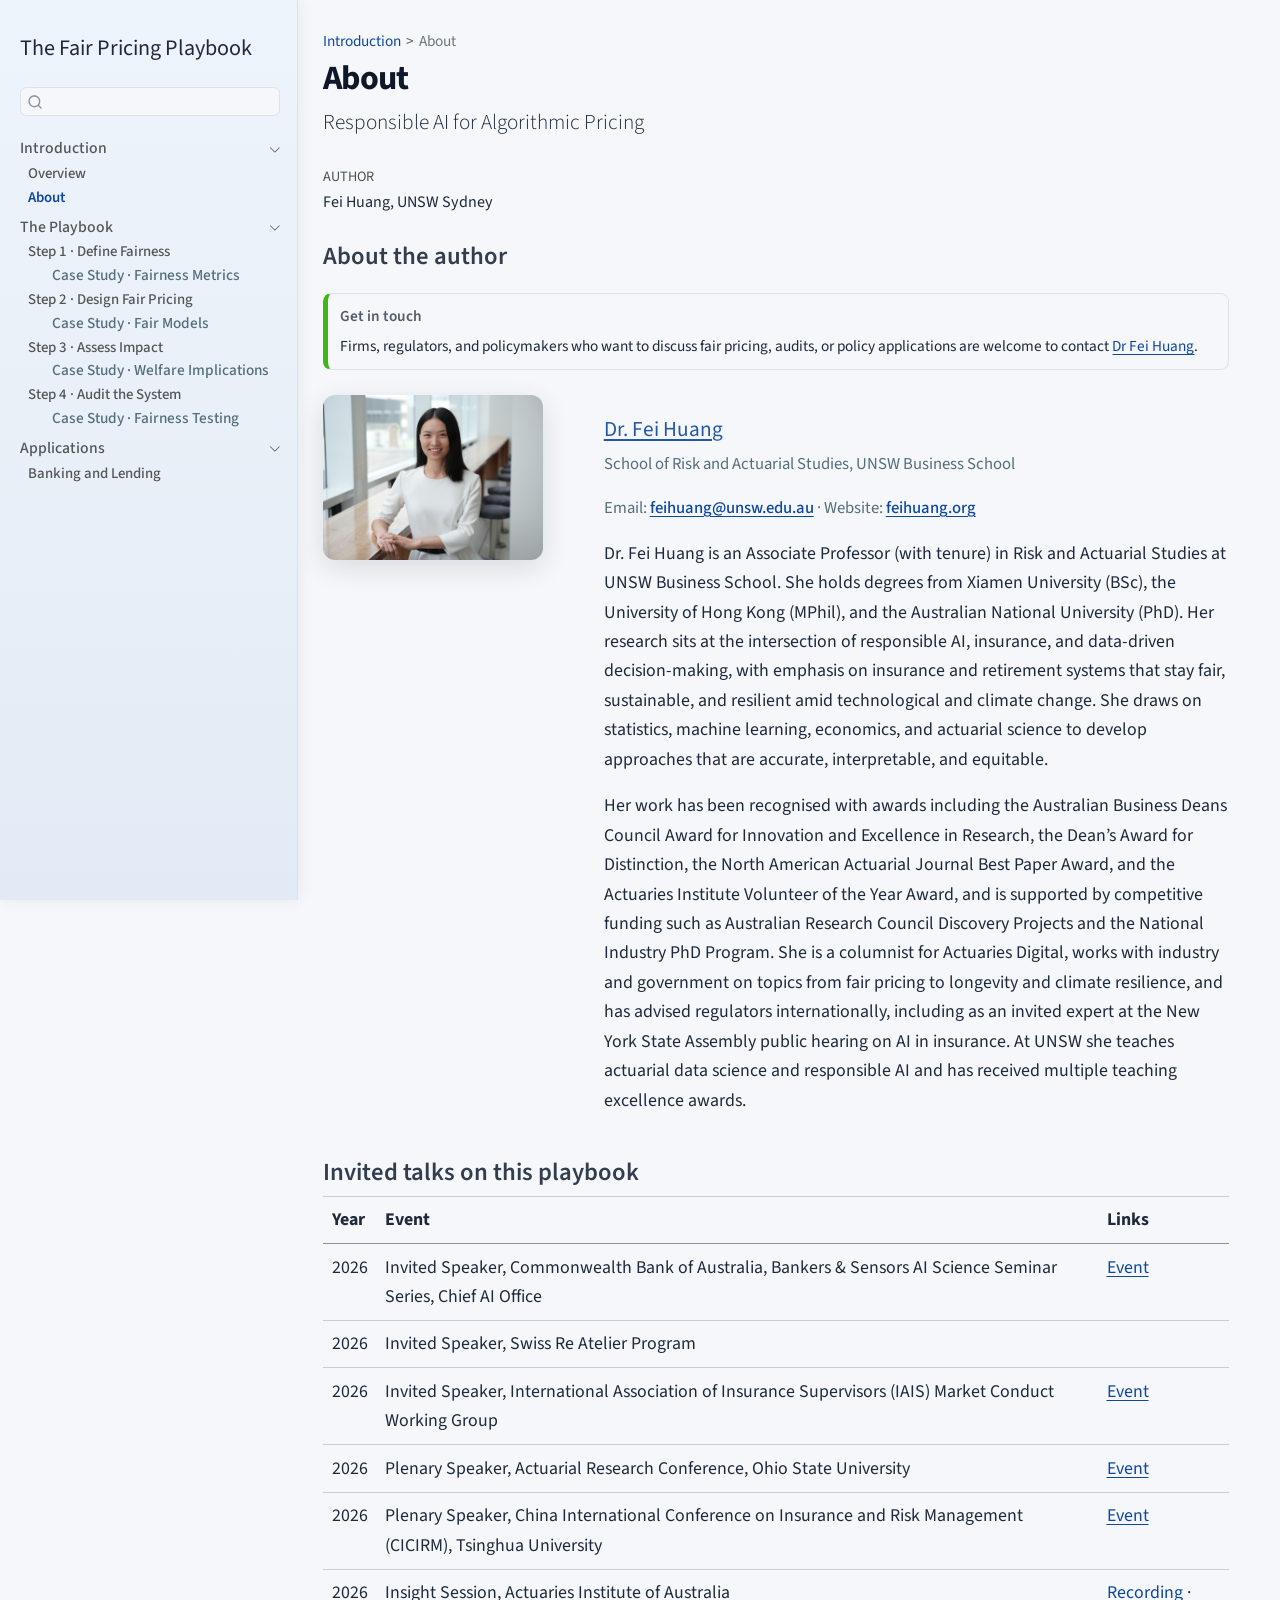
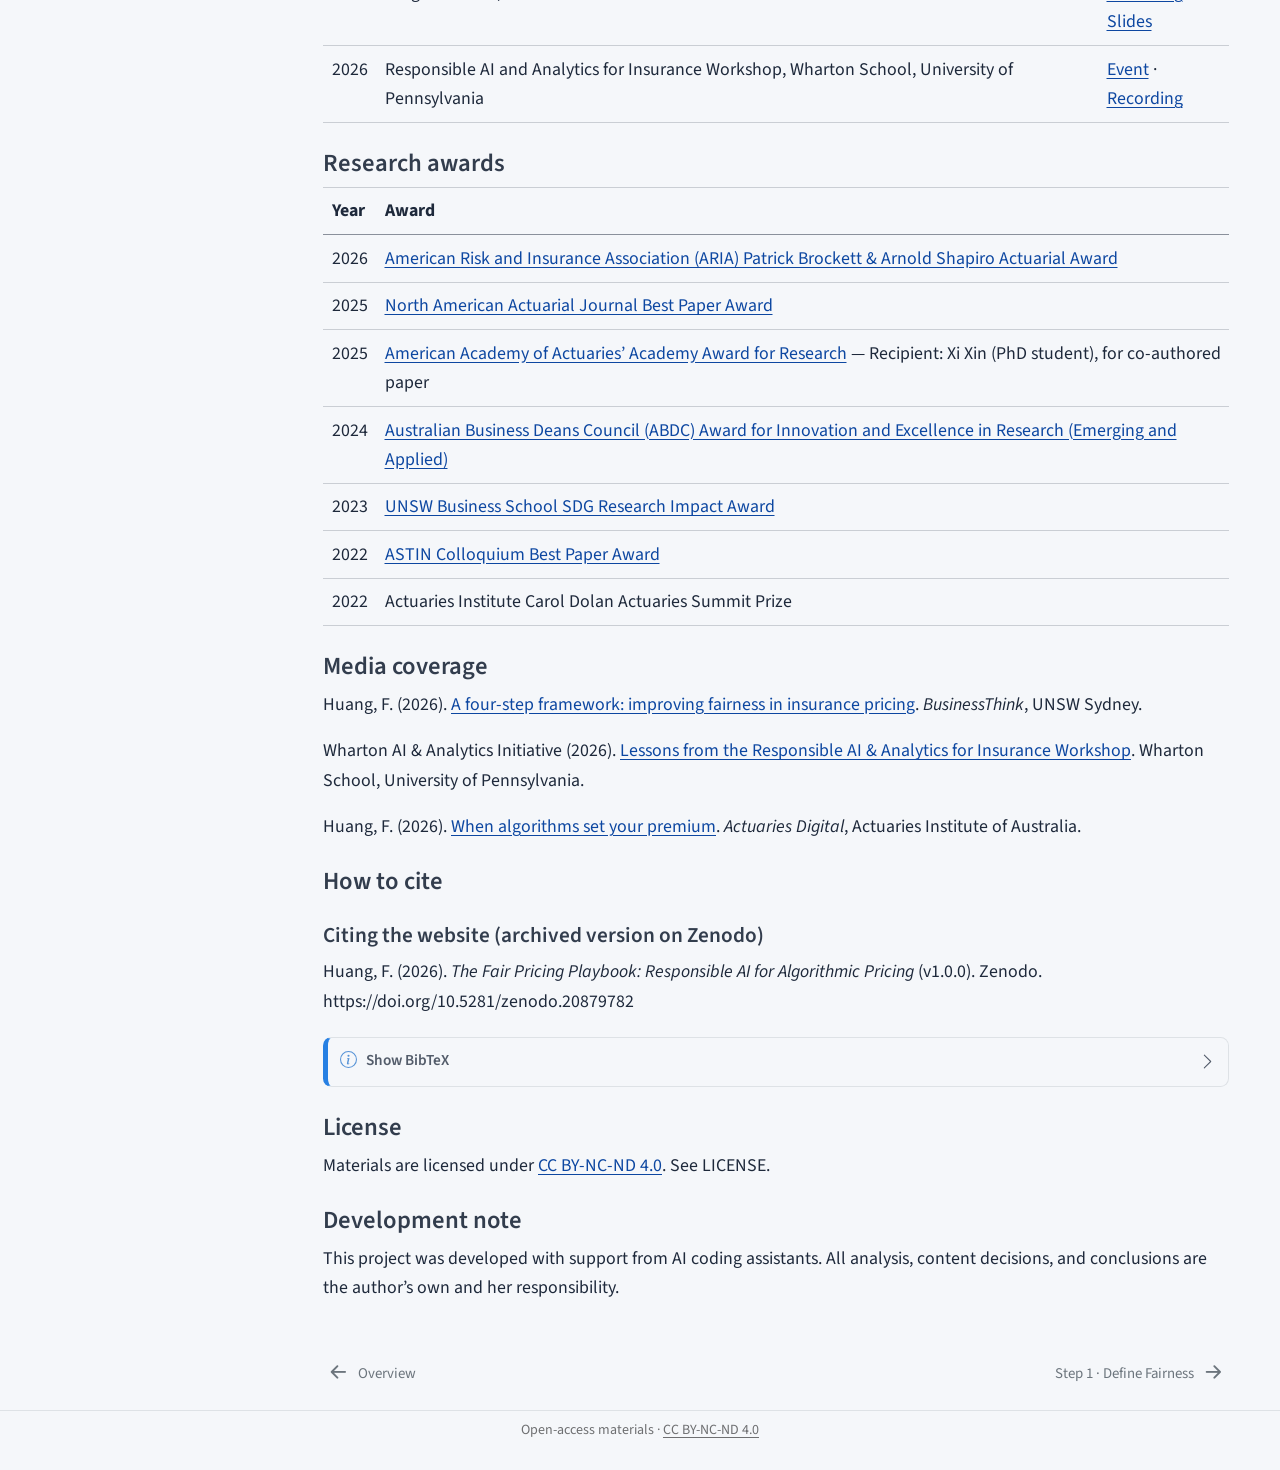
<file: docs/about.html>
<!DOCTYPE html>
<html xmlns="http://www.w3.org/1999/xhtml" lang="en" xml:lang="en"><head>

<meta charset="utf-8">
<meta name="generator" content="quarto-1.9.38">

<meta name="viewport" content="width=device-width, initial-scale=1.0, user-scalable=yes">

<meta name="author" content="Fei Huang, UNSW Sydney">

<title>About – The Fair Pricing Playbook</title>
<style>
/* Default styles provided by pandoc.
** See https://pandoc.org/MANUAL.html#variables-for-html for config info.
*/
code{white-space: pre-wrap;}
span.smallcaps{font-variant: small-caps;}
div.columns{display: flex; gap: min(4vw, 1.5em);}
div.column{flex: auto; overflow-x: auto;}
div.hanging-indent{margin-left: 1.5em; text-indent: -1.5em;}
ul.task-list{list-style: none;}
ul.task-list li input[type="checkbox"] {
  width: 0.8em;
  margin: 0 0.8em 0.2em -1em; /* quarto-specific, see https://github.com/quarto-dev/quarto-cli/issues/4556 */ 
  vertical-align: middle;
}
/* CSS for syntax highlighting */
html { -webkit-text-size-adjust: 100%; }
pre > code.sourceCode { white-space: pre; position: relative; }
pre > code.sourceCode > span { display: inline-block; line-height: 1.25; }
pre > code.sourceCode > span:empty { height: 1.2em; }
.sourceCode { overflow: visible; }
code.sourceCode > span { color: inherit; text-decoration: inherit; }
div.sourceCode { margin: 1em 0; }
pre.sourceCode { margin: 0; }
@media screen {
div.sourceCode { overflow: auto; }
}
@media print {
pre > code.sourceCode { white-space: pre-wrap; }
pre > code.sourceCode > span { text-indent: -5em; padding-left: 5em; }
}
pre.numberSource code
  { counter-reset: source-line 0; }
pre.numberSource code > span
  { position: relative; left: -4em; counter-increment: source-line; }
pre.numberSource code > span > a:first-child::before
  { content: counter(source-line);
    position: relative; left: -1em; text-align: right; vertical-align: baseline;
    border: none; display: inline-block;
    -webkit-touch-callout: none; -webkit-user-select: none;
    -khtml-user-select: none; -moz-user-select: none;
    -ms-user-select: none; user-select: none;
    padding: 0 4px; width: 4em;
  }
pre.numberSource { margin-left: 3em;  padding-left: 4px; }
div.sourceCode
  {   }
@media screen {
pre > code.sourceCode > span > a:first-child::before { text-decoration: underline; }
}
</style>


<script src="site_libs/quarto-nav/quarto-nav.js"></script>
<script src="site_libs/quarto-nav/headroom.min.js"></script>
<script src="site_libs/clipboard/clipboard.min.js"></script>
<script src="site_libs/quarto-search/autocomplete.umd.js"></script>
<script src="site_libs/quarto-search/fuse.min.js"></script>
<script src="site_libs/quarto-search/quarto-search.js"></script>
<meta name="quarto:offset" content="./">
<link href="./Playbook/Step-1-Define-Fairness.html" rel="next">
<link href="./index.html" rel="prev">
<script src="site_libs/quarto-html/quarto.js" type="module"></script>
<script src="site_libs/quarto-html/tabsets/tabsets.js" type="module"></script>
<script src="site_libs/quarto-html/popper.min.js"></script>
<script src="site_libs/quarto-html/tippy.umd.min.js"></script>
<script src="site_libs/quarto-html/anchor.min.js"></script>
<link href="site_libs/quarto-html/tippy.css" rel="stylesheet">
<link href="site_libs/quarto-html/quarto-syntax-highlighting-2ed7f7ae727038b1aa95f4c24ad3a3a6.css" rel="stylesheet" id="quarto-text-highlighting-styles">
<script src="site_libs/bootstrap/bootstrap.min.js"></script>
<link href="site_libs/bootstrap/bootstrap-icons.css" rel="stylesheet">
<link href="site_libs/bootstrap/bootstrap-f5027254edf60712a57a618aca8afeff.min.css" rel="stylesheet" append-hash="true" id="quarto-bootstrap" data-mode="light">
<script id="quarto-search-options" type="application/json">{
  "location": "sidebar",
  "copy-button": false,
  "collapse-after": 3,
  "panel-placement": "start",
  "type": "textbox",
  "limit": 50,
  "keyboard-shortcut": [
    "f",
    "/",
    "s"
  ],
  "show-item-context": false,
  "language": {
    "search-no-results-text": "No results",
    "search-matching-documents-text": "matching documents",
    "search-copy-link-title": "Copy link to search",
    "search-hide-matches-text": "Hide additional matches",
    "search-more-match-text": "more match in this document",
    "search-more-matches-text": "more matches in this document",
    "search-clear-button-title": "Clear",
    "search-text-placeholder": "",
    "search-detached-cancel-button-title": "Cancel",
    "search-submit-button-title": "Submit",
    "search-label": "Search"
  }
}</script>
<script async="" src="https://www.googletagmanager.com/gtag/js?id=G-F11HECZVN7"></script>

<script type="text/javascript">

window.dataLayer = window.dataLayer || [];
function gtag(){dataLayer.push(arguments);}
gtag('js', new Date());
gtag('config', 'G-F11HECZVN7', { 'anonymize_ip': true});
</script>


</head>

<body class="nav-sidebar docked fullcontent quarto-light">

<div id="quarto-search-results"></div>
  <header id="quarto-header" class="headroom fixed-top">
  <nav class="quarto-secondary-nav">
    <div class="container-fluid d-flex">
      <button type="button" class="quarto-btn-toggle btn" data-bs-toggle="collapse" role="button" data-bs-target=".quarto-sidebar-collapse-item" aria-controls="quarto-sidebar" aria-expanded="false" aria-label="Toggle sidebar navigation" onclick="if (window.quartoToggleHeadroom) { window.quartoToggleHeadroom(); }">
        <i class="bi bi-layout-text-sidebar-reverse"></i>
      </button>
        <nav class="quarto-page-breadcrumbs" aria-label="breadcrumb"><ol class="breadcrumb"><li class="breadcrumb-item"><a href="./index.html">Introduction</a></li><li class="breadcrumb-item"><a href="./about.html">About</a></li></ol></nav>
        <a class="flex-grow-1" role="navigation" data-bs-toggle="collapse" data-bs-target=".quarto-sidebar-collapse-item" aria-controls="quarto-sidebar" aria-expanded="false" aria-label="Toggle sidebar navigation" onclick="if (window.quartoToggleHeadroom) { window.quartoToggleHeadroom(); }">      
        </a>
      <button type="button" class="btn quarto-search-button" aria-label="Search" onclick="window.quartoOpenSearch();">
        <i class="bi bi-search"></i>
      </button>
    </div>
  </nav>
</header>
<!-- content -->
<div id="quarto-content" class="quarto-container page-columns page-rows-contents page-layout-article">
<!-- sidebar -->
  <nav id="quarto-sidebar" class="sidebar collapse collapse-horizontal quarto-sidebar-collapse-item sidebar-navigation docked overflow-auto">
    <div class="pt-lg-2 mt-2 text-left sidebar-header">
    <div class="sidebar-title mb-0 py-0">
      <a href="./">The Fair Pricing Playbook</a> 
    </div>
      </div>
        <div class="mt-2 flex-shrink-0 align-items-center">
        <div class="sidebar-search">
        <div id="quarto-search" class="" title="Search"></div>
        </div>
        </div>
    <div class="sidebar-menu-container"> 
    <ul class="list-unstyled mt-1">
        <li class="sidebar-item sidebar-item-section">
      <div class="sidebar-item-container"> 
            <a class="sidebar-item-text sidebar-link text-start" data-bs-toggle="collapse" data-bs-target="#quarto-sidebar-section-1" role="navigation" aria-expanded="true">
 <span class="menu-text">Introduction</span></a>
          <a class="sidebar-item-toggle text-start" data-bs-toggle="collapse" data-bs-target="#quarto-sidebar-section-1" role="navigation" aria-expanded="true" aria-label="Toggle section">
            <i class="bi bi-chevron-right ms-2"></i>
          </a> 
      </div>
      <ul id="quarto-sidebar-section-1" class="collapse list-unstyled sidebar-section depth1 show">  
          <li class="sidebar-item">
  <div class="sidebar-item-container"> 
  <a href="./index.html" class="sidebar-item-text sidebar-link">
 <span class="menu-text">Overview</span></a>
  </div>
</li>
          <li class="sidebar-item">
  <div class="sidebar-item-container"> 
  <a href="./about.html" class="sidebar-item-text sidebar-link active">
 <span class="menu-text">About</span></a>
  </div>
</li>
      </ul>
  </li>
        <li class="sidebar-item sidebar-item-section">
      <div class="sidebar-item-container"> 
            <a class="sidebar-item-text sidebar-link text-start" data-bs-toggle="collapse" data-bs-target="#quarto-sidebar-section-2" role="navigation" aria-expanded="true">
 <span class="menu-text">The Playbook</span></a>
          <a class="sidebar-item-toggle text-start" data-bs-toggle="collapse" data-bs-target="#quarto-sidebar-section-2" role="navigation" aria-expanded="true" aria-label="Toggle section">
            <i class="bi bi-chevron-right ms-2"></i>
          </a> 
      </div>
      <ul id="quarto-sidebar-section-2" class="collapse list-unstyled sidebar-section depth1 show">  
          <li class="sidebar-item">
  <div class="sidebar-item-container"> 
  <a href="./Playbook/Step-1-Define-Fairness.html" class="sidebar-item-text sidebar-link">
 <span class="menu-text">Step 1 · Define Fairness</span></a>
  </div>
</li>
          <li class="sidebar-item">
  <div class="sidebar-item-container"> 
  <a href="./Case Study 1/case_study1.html" class="sidebar-item-text sidebar-link">
 <span class="menu-text">Case Study · Fairness Metrics</span></a>
  </div>
</li>
          <li class="sidebar-item">
  <div class="sidebar-item-container"> 
  <a href="./Playbook/Step-2-Design-Fair-Pricing.html" class="sidebar-item-text sidebar-link">
 <span class="menu-text">Step 2 · Design Fair Pricing</span></a>
  </div>
</li>
          <li class="sidebar-item">
  <div class="sidebar-item-container"> 
  <a href="./Case Study 2/case_study2.html" class="sidebar-item-text sidebar-link">
 <span class="menu-text">Case Study · Fair Models</span></a>
  </div>
</li>
          <li class="sidebar-item">
  <div class="sidebar-item-container"> 
  <a href="./Playbook/Step-3-Assess-Impact.html" class="sidebar-item-text sidebar-link">
 <span class="menu-text">Step 3 · Assess Impact</span></a>
  </div>
</li>
          <li class="sidebar-item">
  <div class="sidebar-item-container"> 
  <a href="./Case Study 3/case_study3.html" class="sidebar-item-text sidebar-link">
 <span class="menu-text">Case Study · Welfare Implications</span></a>
  </div>
</li>
          <li class="sidebar-item">
  <div class="sidebar-item-container"> 
  <a href="./Playbook/Step-4-Audit-the-System.html" class="sidebar-item-text sidebar-link">
 <span class="menu-text">Step 4 · Audit the System</span></a>
  </div>
</li>
          <li class="sidebar-item">
  <div class="sidebar-item-container"> 
  <a href="./Case Study 4/case_study4.html" class="sidebar-item-text sidebar-link">
 <span class="menu-text">Case Study · Fairness Testing</span></a>
  </div>
</li>
      </ul>
  </li>
        <li class="sidebar-item sidebar-item-section">
      <div class="sidebar-item-container"> 
            <a class="sidebar-item-text sidebar-link text-start" data-bs-toggle="collapse" data-bs-target="#quarto-sidebar-section-3" role="navigation" aria-expanded="true">
 <span class="menu-text">Applications</span></a>
          <a class="sidebar-item-toggle text-start" data-bs-toggle="collapse" data-bs-target="#quarto-sidebar-section-3" role="navigation" aria-expanded="true" aria-label="Toggle section">
            <i class="bi bi-chevron-right ms-2"></i>
          </a> 
      </div>
      <ul id="quarto-sidebar-section-3" class="collapse list-unstyled sidebar-section depth1 show">  
          <li class="sidebar-item">
  <div class="sidebar-item-container"> 
  <a href="./Applications/Banking.html" class="sidebar-item-text sidebar-link">
 <span class="menu-text">Banking and Lending</span></a>
  </div>
</li>
      </ul>
  </li>
    </ul>
    </div>
</nav>
<div id="quarto-sidebar-glass" class="quarto-sidebar-collapse-item" data-bs-toggle="collapse" data-bs-target=".quarto-sidebar-collapse-item"></div>
<!-- margin-sidebar -->
    
<!-- main -->
<main class="content" id="quarto-document-content">

<header id="title-block-header" class="quarto-title-block default"><nav class="quarto-page-breadcrumbs quarto-title-breadcrumbs d-none d-lg-block" aria-label="breadcrumb"><ol class="breadcrumb"><li class="breadcrumb-item"><a href="./index.html">Introduction</a></li><li class="breadcrumb-item"><a href="./about.html">About</a></li></ol></nav>
<div class="quarto-title">
<h1 class="title">About</h1>
<p class="subtitle lead">Responsible AI for Algorithmic Pricing</p>
</div>



<div class="quarto-title-meta">

    <div>
    <div class="quarto-title-meta-heading">Author</div>
    <div class="quarto-title-meta-contents">
             <p>Fei Huang, UNSW Sydney </p>
          </div>
  </div>
    
  
    
  </div>
  


</header>


<section id="about-the-author" class="level3">
<h3 class="anchored" data-anchor-id="about-the-author">About the author</h3>
<div class="callout callout-style-simple callout-tip no-icon callout-titled">
<div class="callout-header d-flex align-content-center">
<div class="callout-icon-container">
<i class="callout-icon no-icon"></i>
</div>
<div class="callout-title-container flex-fill">
<span class="screen-reader-only">Tip</span>Get in touch
</div>
</div>
<div class="callout-body-container callout-body">
<p>Firms, regulators, and policymakers who want to discuss fair pricing, audits, or policy applications are welcome to contact <a href="mailto:feihuang@unsw.edu.au">Dr Fei Huang</a>.</p>
</div>
</div>
<div class="columns about-author">
<div class="column" style="width:30%;">
<p><img src="Fei_Huang.jpeg" class="about-author-photo img-fluid"></p>
</div><div class="column" style="width:70%;">
<section id="dr.-fei-huang" class="level4">
<h4 class="anchored" data-anchor-id="dr.-fei-huang"><a href="https://www.unsw.edu.au/staff/fei-huang">Dr.&nbsp;Fei Huang</a></h4>
<div class="about-author-contact">
<p>School of Risk and Actuarial Studies, UNSW Business School</p>
<p>Email: <a href="mailto:feihuang@unsw.edu.au">feihuang@unsw.edu.au</a> · Website: <a href="https://www.feihuang.org">feihuang.org</a></p>
</div>
<p>Dr.&nbsp;Fei Huang is an Associate Professor (with tenure) in Risk and Actuarial Studies at UNSW Business School. She holds degrees from Xiamen University (BSc), the University of Hong Kong (MPhil), and the Australian National University (PhD). Her research sits at the intersection of responsible AI, insurance, and data-driven decision-making, with emphasis on insurance and retirement systems that stay fair, sustainable, and resilient amid technological and climate change. She draws on statistics, machine learning, economics, and actuarial science to develop approaches that are accurate, interpretable, and equitable.</p>
<p>Her work has been recognised with awards including the Australian Business Deans Council Award for Innovation and Excellence in Research, the Dean’s Award for Distinction, the North American Actuarial Journal Best Paper Award, and the Actuaries Institute Volunteer of the Year Award, and is supported by competitive funding such as Australian Research Council Discovery Projects and the National Industry PhD Program. She is a columnist for Actuaries Digital, works with industry and government on topics from fair pricing to longevity and climate resilience, and has advised regulators internationally, including as an invited expert at the New York State Assembly public hearing on AI in insurance. At UNSW she teaches actuarial data science and responsible AI and has received multiple teaching excellence awards.</p>
</section>
</div>
</div>
</section>
<section id="invited-talks-on-this-playbook" class="level3">
<h3 class="anchored" data-anchor-id="invited-talks-on-this-playbook">Invited talks on this playbook</h3>
<table class="caption-top table">
<thead>
<tr class="header">
<th>Year</th>
<th>Event</th>
<th>Links</th>
</tr>
</thead>
<tbody>
<tr class="odd">
<td>2026</td>
<td>Invited Speaker, Commonwealth Bank of Australia, Bankers &amp; Sensors AI Science Seminar Series, Chief AI Office</td>
<td><a href="https://lnkd.in/p/gqS5UT9d">Event</a></td>
</tr>
<tr class="even">
<td>2026</td>
<td>Invited Speaker, Swiss Re Atelier Program</td>
<td></td>
</tr>
<tr class="odd">
<td>2026</td>
<td>Invited Speaker, International Association of Insurance Supervisors (IAIS) Market Conduct Working Group</td>
<td><a href="https://lnkd.in/p/gMXiwWev">Event</a></td>
</tr>
<tr class="even">
<td>2026</td>
<td>Plenary Speaker, Actuarial Research Conference, Ohio State University</td>
<td><a href="https://math.osu.edu/2026ARC">Event</a></td>
</tr>
<tr class="odd">
<td>2026</td>
<td>Plenary Speaker, China International Conference on Insurance and Risk Management (CICIRM), Tsinghua University</td>
<td><a href="https://ccirm.sem.tsinghua.edu.cn/ccirm/index.html">Event</a></td>
</tr>
<tr class="even">
<td>2026</td>
<td>Insight Session, Actuaries Institute of Australia</td>
<td><a href="https://www.youtube.com/watch?v=GlMdu3s5unI&amp;feature=youtu.be">Recording</a> · <a href="https://content.actuaries.asn.au/resources/resource-ce6yyqn64sx3-786882053-16968">Slides</a></td>
</tr>
<tr class="odd">
<td>2026</td>
<td>Responsible AI and Analytics for Insurance Workshop, Wharton School, University of Pennsylvania</td>
<td><a href="https://ai-analytics.wharton.upenn.edu/responsible-ai-analytics-for-insurance-workshop/">Event</a> · <a href="https://youtu.be/aGLZ_mUkrtQ?si=sI6c3Uo574ewfsZ7">Recording</a></td>
</tr>
</tbody>
</table>
</section>
<section id="research-awards" class="level3">
<h3 class="anchored" data-anchor-id="research-awards">Research awards</h3>
<table class="caption-top table">
<thead>
<tr class="header">
<th>Year</th>
<th>Award</th>
</tr>
</thead>
<tbody>
<tr class="odd">
<td>2026</td>
<td><a href="https://www.aria.org/brockett-shapiro">American Risk and Insurance Association (ARIA) Patrick Brockett &amp; Arnold Shapiro Actuarial Award</a></td>
</tr>
<tr class="even">
<td>2025</td>
<td><a href="https://www.soa.org/resources/announcements/press-releases/2025/naaj-best-paper-2024/">North American Actuarial Journal Best Paper Award</a></td>
</tr>
<tr class="odd">
<td>2025</td>
<td><a href="https://actuary.org/ph-d-candidate-xi-xin-receives-2025-american-academy-of-actuaries-research-award/">American Academy of Actuaries’ Academy Award for Research</a> — Recipient: Xi Xin (PhD student), for co-authored paper</td>
</tr>
<tr class="even">
<td>2024</td>
<td><a href="https://abdc.edu.au/2024-network-awards-research-emerging-applied/">Australian Business Deans Council (ABDC) Award for Innovation and Excellence in Research (Emerging and Applied)</a></td>
</tr>
<tr class="odd">
<td>2023</td>
<td><a href="https://www.credly.com/badges/1ef1e33f-4bfe-417a-a73e-5ae77061c67a">UNSW Business School SDG Research Impact Award</a></td>
</tr>
<tr class="even">
<td>2022</td>
<td><a href="https://actuaries.org/sections/astin/astin-prizes/">ASTIN Colloquium Best Paper Award</a></td>
</tr>
<tr class="odd">
<td>2022</td>
<td>Actuaries Institute Carol Dolan Actuaries Summit Prize</td>
</tr>
</tbody>
</table>
</section>
<section id="media-coverage" class="level3">
<h3 class="anchored" data-anchor-id="media-coverage">Media coverage</h3>
<p>Huang, F. (2026). <a href="https://www.businessthink.unsw.edu.au/articles/insurance-pricing-fairness-tests-algorithm-discrimination">A four-step framework: improving fairness in insurance pricing</a>. <em>BusinessThink</em>, UNSW Sydney.</p>
<p>Wharton AI &amp; Analytics Initiative (2026). <a href="https://ai-analytics.wharton.upenn.edu/news/lessons-from-the-responsible-ai-analytics-for-insurance-workshop/">Lessons from the Responsible AI &amp; Analytics for Insurance Workshop</a>. Wharton School, University of Pennsylvania.</p>
<p>Huang, F. (2026). <a href="https://www.actuaries.asn.au/research-analysis/ai-insurance-pricing-fairness">When algorithms set your premium</a>. <em>Actuaries Digital</em>, Actuaries Institute of Australia.</p>
</section>
<section id="how-to-cite" class="level3">
<h3 class="anchored" data-anchor-id="how-to-cite">How to cite</h3>
<section id="citing-the-website-archived-version-on-zenodo" class="level4">
<h4 class="anchored" data-anchor-id="citing-the-website-archived-version-on-zenodo">Citing the website (archived version on Zenodo)</h4>
<p>Huang, F. (2026). <em>The Fair Pricing Playbook: Responsible AI for Algorithmic Pricing</em> (v1.0.0). Zenodo. https://doi.org/10.5281/zenodo.20879782</p>
<div class="callout callout-style-simple callout-note callout-titled" title="Show BibTeX">
<div class="callout-header d-flex align-content-center collapsed" data-bs-toggle="collapse" data-bs-target=".callout-2-contents" aria-controls="callout-2" aria-expanded="false" aria-label="Toggle callout">
<div class="callout-icon-container">
<i class="callout-icon"></i>
</div>
<div class="callout-title-container flex-fill">
<span class="screen-reader-only">Note</span>Show BibTeX
</div>
<div class="callout-btn-toggle d-inline-block border-0 py-1 ps-1 pe-0 float-end"><i class="callout-toggle"></i></div>
</div>
<div id="callout-2" class="callout-2-contents callout-collapse collapse">
<div class="callout-body-container callout-body">
<div class="code-copy-outer-scaffold"><div class="sourceCode" id="cb1"><pre class="sourceCode bibtex code-with-copy"><code class="sourceCode bibtex"><span id="cb1-1"><a href="#cb1-1" aria-hidden="true" tabindex="-1"></a><span class="va">@misc</span>{<span class="ot">huang2026fairpricingplaybook_website</span>,</span>
<span id="cb1-2"><a href="#cb1-2" aria-hidden="true" tabindex="-1"></a>  <span class="dt">title</span>     = {The Fair Pricing Playbook: A practical framework for</span>
<span id="cb1-3"><a href="#cb1-3" aria-hidden="true" tabindex="-1"></a>               Responsible AI in algorithmic pricing},</span>
<span id="cb1-4"><a href="#cb1-4" aria-hidden="true" tabindex="-1"></a>  <span class="dt">author</span>    = {Huang, Fei},</span>
<span id="cb1-5"><a href="#cb1-5" aria-hidden="true" tabindex="-1"></a>  <span class="dt">year</span>      = {2026},</span>
<span id="cb1-6"><a href="#cb1-6" aria-hidden="true" tabindex="-1"></a>  <span class="dt">version</span>   = {v1.0.0},</span>
<span id="cb1-7"><a href="#cb1-7" aria-hidden="true" tabindex="-1"></a>  <span class="dt">publisher</span> = {Zenodo},</span>
<span id="cb1-8"><a href="#cb1-8" aria-hidden="true" tabindex="-1"></a>  <span class="dt">doi</span>       = {10.5281/zenodo.20879782},</span>
<span id="cb1-9"><a href="#cb1-9" aria-hidden="true" tabindex="-1"></a>  <span class="dt">url</span>       = {https://doi.org/10.5281/zenodo.20879782}</span>
<span id="cb1-10"><a href="#cb1-10" aria-hidden="true" tabindex="-1"></a>}</span></code></pre></div><button title="Copy to Clipboard" class="code-copy-button"><i class="bi"></i></button></div>
</div>
</div>
</div>
</section>
</section>
<section id="license" class="level3">
<h3 class="anchored" data-anchor-id="license">License</h3>
<p>Materials are licensed under <a href="https://creativecommons.org/licenses/by-nc-nd/4.0/">CC BY-NC-ND 4.0</a>. See LICENSE.</p>
</section>
<section id="development-note" class="level3">
<h3 class="anchored" data-anchor-id="development-note">Development note</h3>
<p>This project was developed with support from AI coding assistants. All analysis, content decisions, and conclusions are the author’s own and her responsibility.</p>


</section>

</main> <!-- /main -->
<script id="quarto-html-after-body" type="application/javascript">
  window.document.addEventListener("DOMContentLoaded", function (event) {
    const icon = "";
    const anchorJS = new window.AnchorJS();
    anchorJS.options = {
      placement: 'right',
      icon: icon
    };
    anchorJS.add('.anchored');
    const isCodeAnnotation = (el) => {
      for (const clz of el.classList) {
        if (clz.startsWith('code-annotation-')) {                     
          return true;
        }
      }
      return false;
    }
    const onCopySuccess = function(e) {
      // button target
      const button = e.trigger;
      // don't keep focus
      button.blur();
      // flash "checked"
      button.classList.add('code-copy-button-checked');
      var currentTitle = button.getAttribute("title");
      button.setAttribute("title", "Copied!");
      let tooltip;
      if (window.bootstrap) {
        button.setAttribute("data-bs-toggle", "tooltip");
        button.setAttribute("data-bs-placement", "left");
        button.setAttribute("data-bs-title", "Copied!");
        tooltip = new bootstrap.Tooltip(button, 
          { trigger: "manual", 
            customClass: "code-copy-button-tooltip",
            offset: [0, -8]});
        tooltip.show();    
      }
      setTimeout(function() {
        if (tooltip) {
          tooltip.hide();
          button.removeAttribute("data-bs-title");
          button.removeAttribute("data-bs-toggle");
          button.removeAttribute("data-bs-placement");
        }
        button.setAttribute("title", currentTitle);
        button.classList.remove('code-copy-button-checked');
      }, 1000);
      // clear code selection
      e.clearSelection();
    }
    const getTextToCopy = function(trigger) {
      const outerScaffold = trigger.parentElement.cloneNode(true);
      const codeEl = outerScaffold.querySelector('code');
      for (const childEl of codeEl.children) {
        if (isCodeAnnotation(childEl)) {
          childEl.remove();
        }
      }
      return codeEl.innerText;
    }
    const clipboard = new window.ClipboardJS('.code-copy-button:not([data-in-quarto-modal])', {
      text: getTextToCopy
    });
    clipboard.on('success', onCopySuccess);
    if (window.document.getElementById('quarto-embedded-source-code-modal')) {
      const clipboardModal = new window.ClipboardJS('.code-copy-button[data-in-quarto-modal]', {
        text: getTextToCopy,
        container: window.document.getElementById('quarto-embedded-source-code-modal')
      });
      clipboardModal.on('success', onCopySuccess);
    }
      var localhostRegex = new RegExp(/^(?:http|https):\/\/localhost\:?[0-9]*\//);
      var mailtoRegex = new RegExp(/^mailto:/);
        var filterRegex = new RegExp("https:\/\/fair\.feihuang\.org");
      var isInternal = (href) => {
          return filterRegex.test(href) || localhostRegex.test(href) || mailtoRegex.test(href);
      }
      // Inspect non-navigation links and adorn them if external
     var links = window.document.querySelectorAll('a[href]:not(.nav-link):not(.navbar-brand):not(.toc-action):not(.sidebar-link):not(.sidebar-item-toggle):not(.pagination-link):not(.no-external):not([aria-hidden]):not(.dropdown-item):not(.quarto-navigation-tool):not(.about-link)');
      for (var i=0; i<links.length; i++) {
        const link = links[i];
        if (!isInternal(link.href)) {
          // undo the damage that might have been done by quarto-nav.js in the case of
          // links that we want to consider external
          if (link.dataset.originalHref !== undefined) {
            link.href = link.dataset.originalHref;
          }
        }
      }
    function tippyHover(el, contentFn, onTriggerFn, onUntriggerFn) {
      const config = {
        allowHTML: true,
        maxWidth: 500,
        delay: 100,
        arrow: false,
        appendTo: function(el) {
            return el.parentElement;
        },
        interactive: true,
        interactiveBorder: 10,
        theme: 'quarto',
        placement: 'bottom-start',
      };
      if (contentFn) {
        config.content = contentFn;
      }
      if (onTriggerFn) {
        config.onTrigger = onTriggerFn;
      }
      if (onUntriggerFn) {
        config.onUntrigger = onUntriggerFn;
      }
      window.tippy(el, config); 
    }
    const noterefs = window.document.querySelectorAll('a[role="doc-noteref"]');
    for (var i=0; i<noterefs.length; i++) {
      const ref = noterefs[i];
      tippyHover(ref, function() {
        // use id or data attribute instead here
        let href = ref.getAttribute('data-footnote-href') || ref.getAttribute('href');
        try { href = new URL(href).hash; } catch {}
        const id = href.replace(/^#\/?/, "");
        const note = window.document.getElementById(id);
        if (note) {
          return note.innerHTML;
        } else {
          return "";
        }
      });
    }
    const xrefs = window.document.querySelectorAll('a.quarto-xref');
    const processXRef = (id, note) => {
      // Strip column container classes
      const stripColumnClz = (el) => {
        el.classList.remove("page-full", "page-columns");
        if (el.children) {
          for (const child of el.children) {
            stripColumnClz(child);
          }
        }
      }
      stripColumnClz(note)
      if (id === null || id.startsWith('sec-')) {
        // Special case sections, only their first couple elements
        const container = document.createElement("div");
        if (note.children && note.children.length > 2) {
          container.appendChild(note.children[0].cloneNode(true));
          for (let i = 1; i < note.children.length; i++) {
            const child = note.children[i];
            if (child.tagName === "P" && child.innerText === "") {
              continue;
            } else {
              container.appendChild(child.cloneNode(true));
              break;
            }
          }
          if (window.Quarto?.typesetMath) {
            window.Quarto.typesetMath(container);
          }
          return container.innerHTML
        } else {
          if (window.Quarto?.typesetMath) {
            window.Quarto.typesetMath(note);
          }
          return note.innerHTML;
        }
      } else {
        // Remove any anchor links if they are present
        const anchorLink = note.querySelector('a.anchorjs-link');
        if (anchorLink) {
          anchorLink.remove();
        }
        if (window.Quarto?.typesetMath) {
          window.Quarto.typesetMath(note);
        }
        if (note.classList.contains("callout")) {
          return note.outerHTML;
        } else {
          return note.innerHTML;
        }
      }
    }
    for (var i=0; i<xrefs.length; i++) {
      const xref = xrefs[i];
      tippyHover(xref, undefined, function(instance) {
        instance.disable();
        let url = xref.getAttribute('href');
        let hash = undefined; 
        if (url.startsWith('#')) {
          hash = url;
        } else {
          try { hash = new URL(url).hash; } catch {}
        }
        if (hash) {
          const id = hash.replace(/^#\/?/, "");
          const note = window.document.getElementById(id);
          if (note !== null) {
            try {
              const html = processXRef(id, note.cloneNode(true));
              instance.setContent(html);
            } finally {
              instance.enable();
              instance.show();
            }
          } else {
            // See if we can fetch this
            fetch(url.split('#')[0])
            .then(res => res.text())
            .then(html => {
              const parser = new DOMParser();
              const htmlDoc = parser.parseFromString(html, "text/html");
              const note = htmlDoc.getElementById(id);
              if (note !== null) {
                const html = processXRef(id, note);
                instance.setContent(html);
              } 
            }).finally(() => {
              instance.enable();
              instance.show();
            });
          }
        } else {
          // See if we can fetch a full url (with no hash to target)
          // This is a special case and we should probably do some content thinning / targeting
          fetch(url)
          .then(res => res.text())
          .then(html => {
            const parser = new DOMParser();
            const htmlDoc = parser.parseFromString(html, "text/html");
            const note = htmlDoc.querySelector('main.content');
            if (note !== null) {
              // This should only happen for chapter cross references
              // (since there is no id in the URL)
              // remove the first header
              if (note.children.length > 0 && note.children[0].tagName === "HEADER") {
                note.children[0].remove();
              }
              const html = processXRef(null, note);
              instance.setContent(html);
            } 
          }).finally(() => {
            instance.enable();
            instance.show();
          });
        }
      }, function(instance) {
      });
    }
        let selectedAnnoteEl;
        const selectorForAnnotation = ( cell, annotation) => {
          let cellAttr = 'data-code-cell="' + cell + '"';
          let lineAttr = 'data-code-annotation="' +  annotation + '"';
          const selector = 'span[' + cellAttr + '][' + lineAttr + ']';
          return selector;
        }
        const selectCodeLines = (annoteEl) => {
          const doc = window.document;
          const targetCell = annoteEl.getAttribute("data-target-cell");
          const targetAnnotation = annoteEl.getAttribute("data-target-annotation");
          const annoteSpan = window.document.querySelector(selectorForAnnotation(targetCell, targetAnnotation));
          const lines = annoteSpan.getAttribute("data-code-lines").split(",");
          const lineIds = lines.map((line) => {
            return targetCell + "-" + line;
          })
          let top = null;
          let height = null;
          let parent = null;
          if (lineIds.length > 0) {
              //compute the position of the single el (top and bottom and make a div)
              const el = window.document.getElementById(lineIds[0]);
              top = el.offsetTop;
              height = el.offsetHeight;
              parent = el.parentElement.parentElement;
            if (lineIds.length > 1) {
              const lastEl = window.document.getElementById(lineIds[lineIds.length - 1]);
              const bottom = lastEl.offsetTop + lastEl.offsetHeight;
              height = bottom - top;
            }
            if (top !== null && height !== null && parent !== null) {
              // cook up a div (if necessary) and position it 
              let div = window.document.getElementById("code-annotation-line-highlight");
              if (div === null) {
                div = window.document.createElement("div");
                div.setAttribute("id", "code-annotation-line-highlight");
                div.style.position = 'absolute';
                parent.appendChild(div);
              }
              div.style.top = top - 2 + "px";
              div.style.height = height + 4 + "px";
              div.style.left = 0;
              let gutterDiv = window.document.getElementById("code-annotation-line-highlight-gutter");
              if (gutterDiv === null) {
                gutterDiv = window.document.createElement("div");
                gutterDiv.setAttribute("id", "code-annotation-line-highlight-gutter");
                gutterDiv.style.position = 'absolute';
                const codeCell = window.document.getElementById(targetCell);
                const gutter = codeCell.querySelector('.code-annotation-gutter');
                gutter.appendChild(gutterDiv);
              }
              gutterDiv.style.top = top - 2 + "px";
              gutterDiv.style.height = height + 4 + "px";
            }
            selectedAnnoteEl = annoteEl;
          }
        };
        const unselectCodeLines = () => {
          const elementsIds = ["code-annotation-line-highlight", "code-annotation-line-highlight-gutter"];
          elementsIds.forEach((elId) => {
            const div = window.document.getElementById(elId);
            if (div) {
              div.remove();
            }
          });
          selectedAnnoteEl = undefined;
        };
          // Handle positioning of the toggle
      window.addEventListener(
        "resize",
        throttle(() => {
          elRect = undefined;
          if (selectedAnnoteEl) {
            selectCodeLines(selectedAnnoteEl);
          }
        }, 10)
      );
      function throttle(fn, ms) {
      let throttle = false;
      let timer;
        return (...args) => {
          if(!throttle) { // first call gets through
              fn.apply(this, args);
              throttle = true;
          } else { // all the others get throttled
              if(timer) clearTimeout(timer); // cancel #2
              timer = setTimeout(() => {
                fn.apply(this, args);
                timer = throttle = false;
              }, ms);
          }
        };
      }
        // Attach click handler to the DT
        const annoteDls = window.document.querySelectorAll('dt[data-target-cell]');
        for (const annoteDlNode of annoteDls) {
          annoteDlNode.addEventListener('click', (event) => {
            const clickedEl = event.target;
            if (clickedEl !== selectedAnnoteEl) {
              unselectCodeLines();
              const activeEl = window.document.querySelector('dt[data-target-cell].code-annotation-active');
              if (activeEl) {
                activeEl.classList.remove('code-annotation-active');
              }
              selectCodeLines(clickedEl);
              clickedEl.classList.add('code-annotation-active');
            } else {
              // Unselect the line
              unselectCodeLines();
              clickedEl.classList.remove('code-annotation-active');
            }
          });
        }
    const findCites = (el) => {
      const parentEl = el.parentElement;
      if (parentEl) {
        const cites = parentEl.dataset.cites;
        if (cites) {
          return {
            el,
            cites: cites.split(' ')
          };
        } else {
          return findCites(el.parentElement)
        }
      } else {
        return undefined;
      }
    };
    var bibliorefs = window.document.querySelectorAll('a[role="doc-biblioref"]');
    for (var i=0; i<bibliorefs.length; i++) {
      const ref = bibliorefs[i];
      const citeInfo = findCites(ref);
      if (citeInfo) {
        tippyHover(citeInfo.el, function() {
          var popup = window.document.createElement('div');
          citeInfo.cites.forEach(function(cite) {
            var citeDiv = window.document.createElement('div');
            citeDiv.classList.add('hanging-indent');
            citeDiv.classList.add('csl-entry');
            var biblioDiv = window.document.getElementById('ref-' + cite);
            if (biblioDiv) {
              citeDiv.innerHTML = biblioDiv.innerHTML;
            }
            popup.appendChild(citeDiv);
          });
          return popup.innerHTML;
        });
      }
    }
  });
  </script>
<nav class="page-navigation">
  <div class="nav-page nav-page-previous">
      <a href="./index.html" class="pagination-link" aria-label="Overview">
        <i class="bi bi-arrow-left-short"></i> <span class="nav-page-text">Overview</span>
      </a>          
  </div>
  <div class="nav-page nav-page-next">
      <a href="./Playbook/Step-1-Define-Fairness.html" class="pagination-link" aria-label="Step 1 · Define Fairness">
        <span class="nav-page-text">Step 1 · Define Fairness</span> <i class="bi bi-arrow-right-short"></i>
      </a>
  </div>
</nav>
</div> <!-- /content -->
<footer class="footer">
  <div class="nav-footer">
    <div class="nav-footer-left">
      &nbsp;
    </div>   
    <div class="nav-footer-center">
<p>Open-access materials · <a href="https://creativecommons.org/licenses/by-nc-nd/4.0/">CC BY-NC-ND 4.0</a></p>
</div>
    <div class="nav-footer-right">
      &nbsp;
    </div>
  </div>
</footer>




</body></html>
</file>
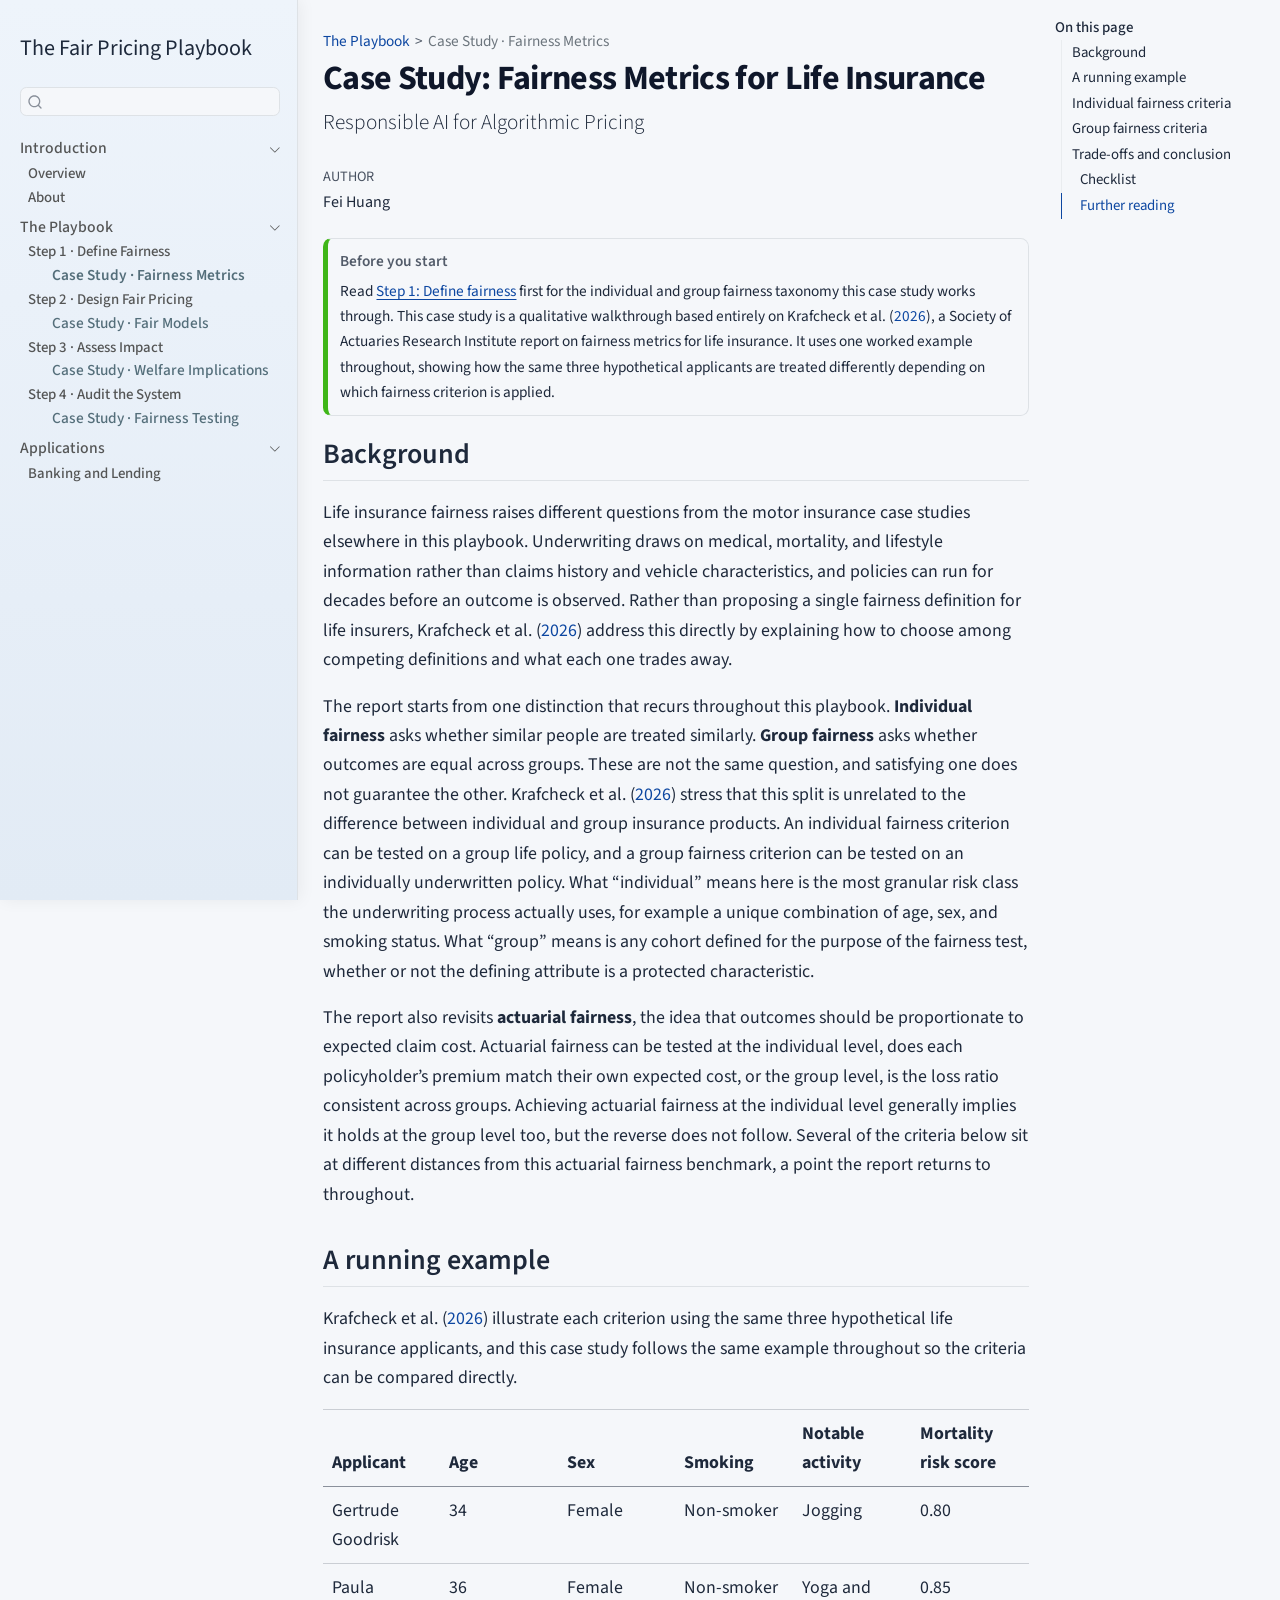
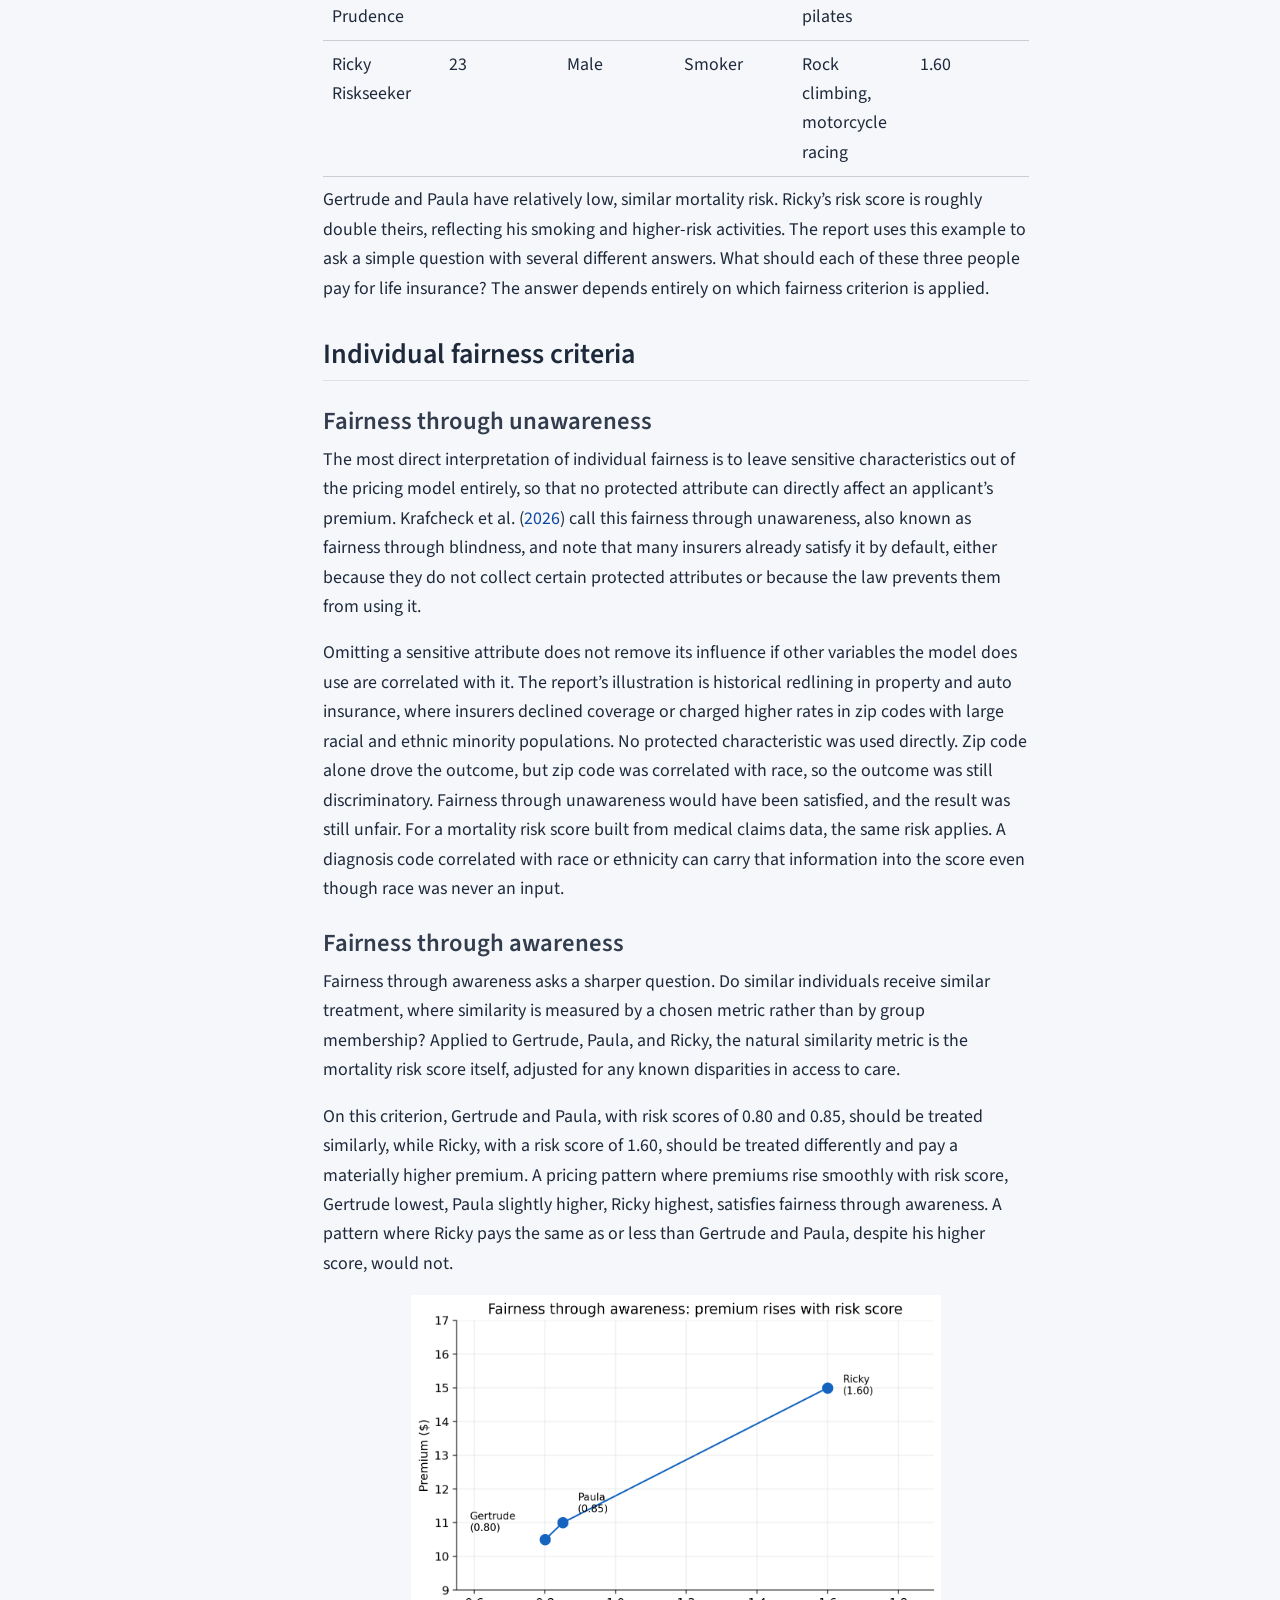
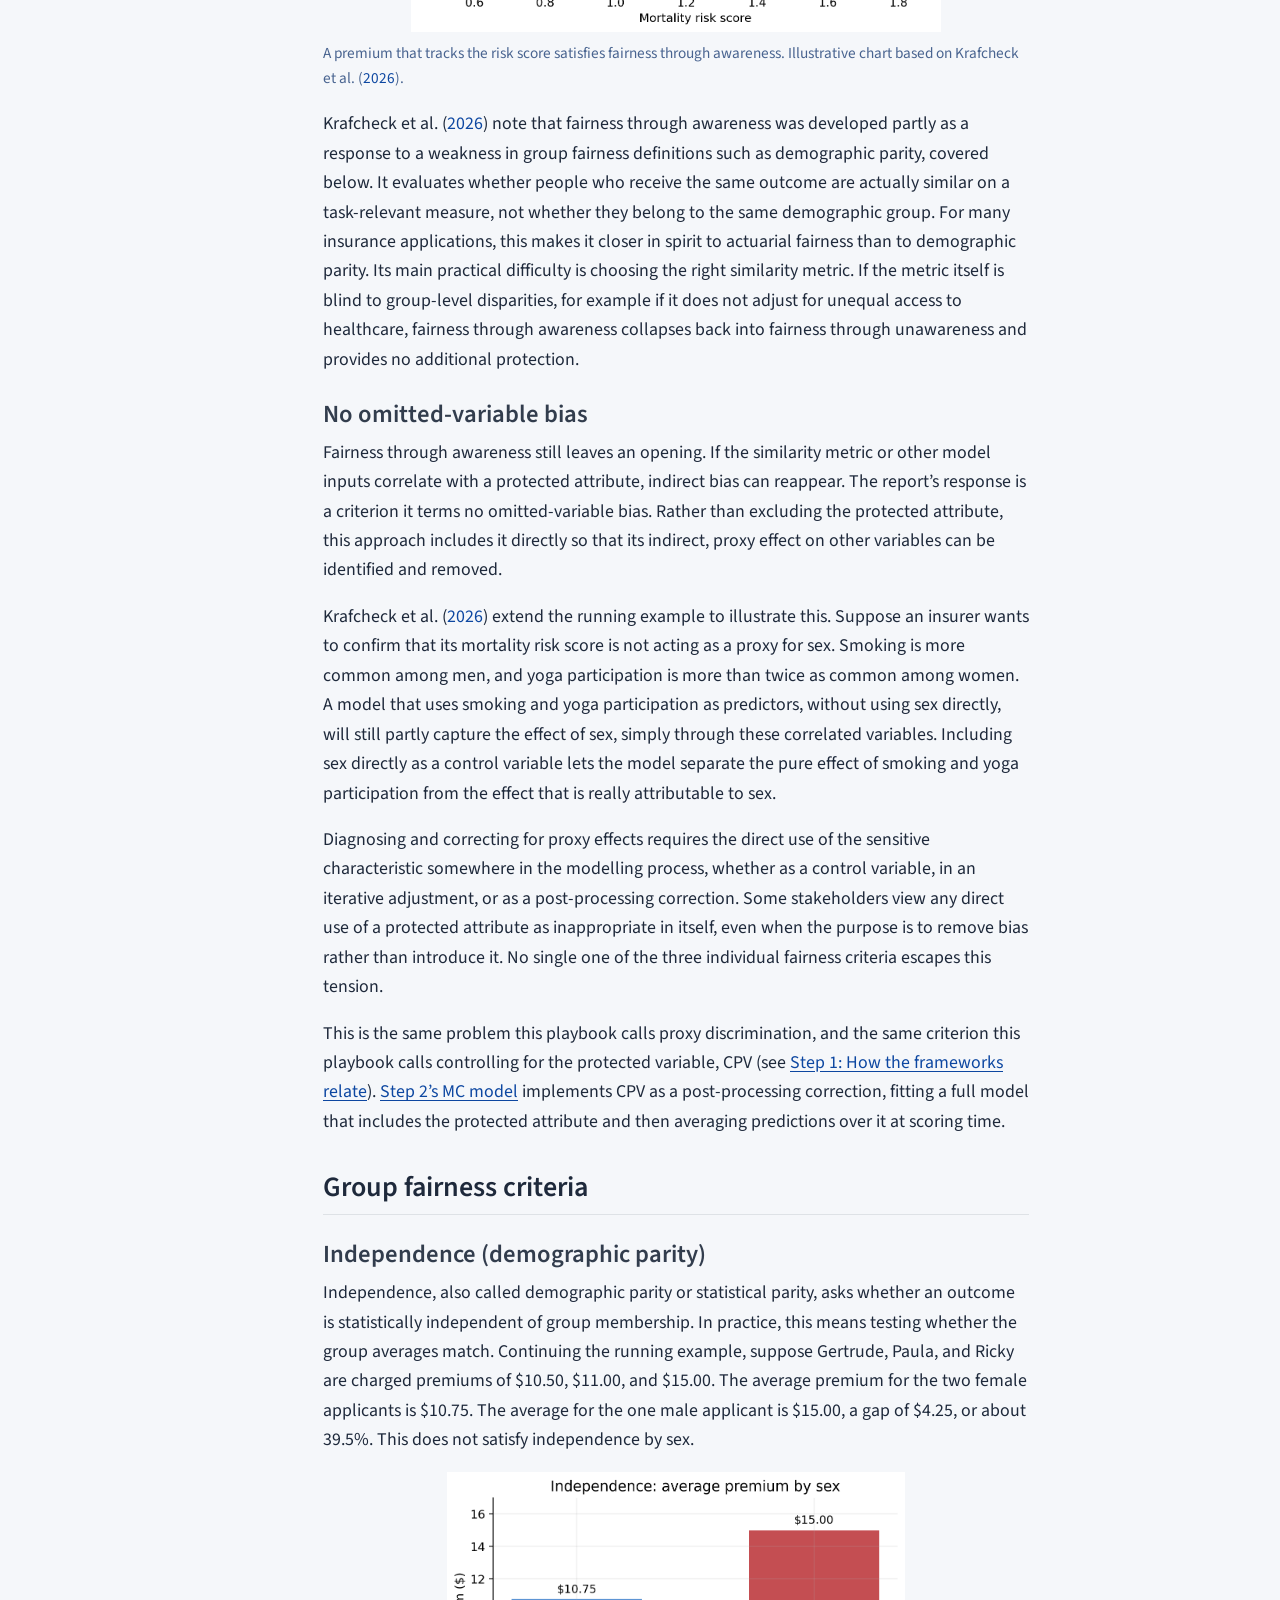
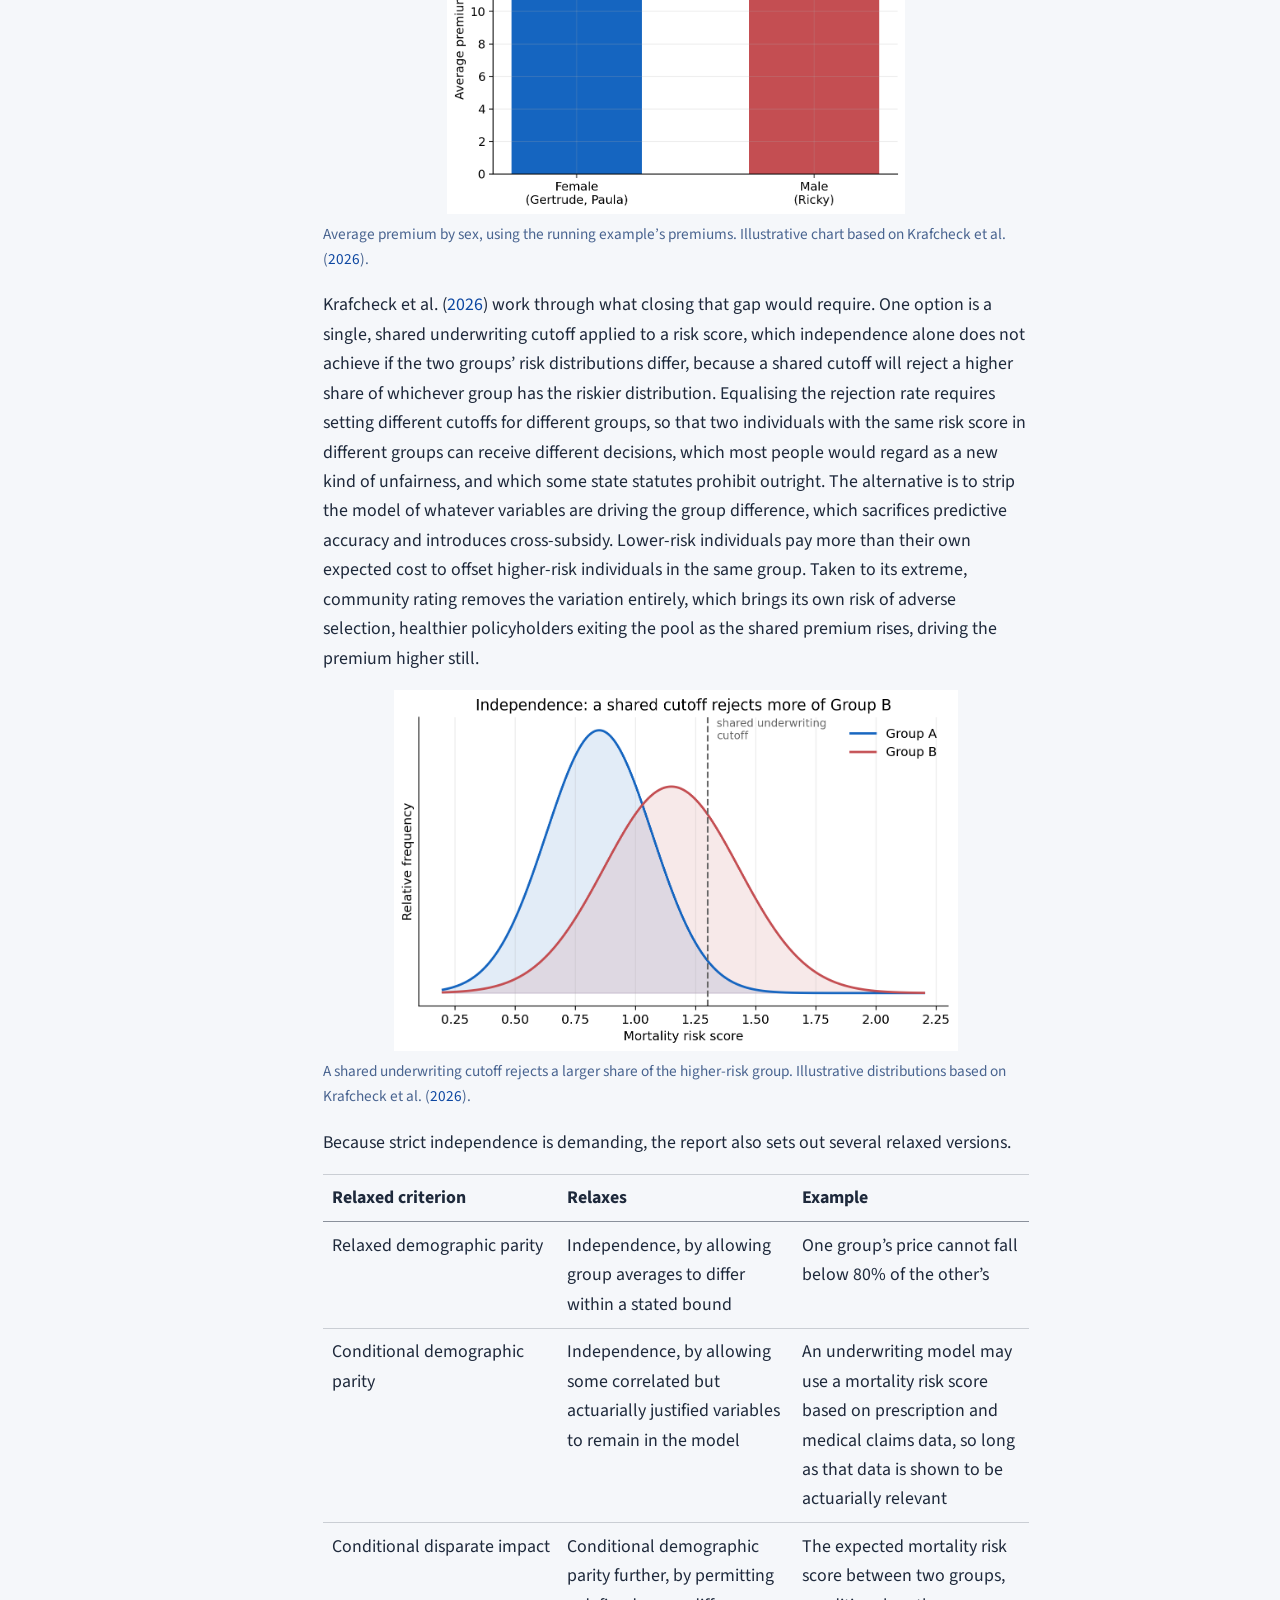
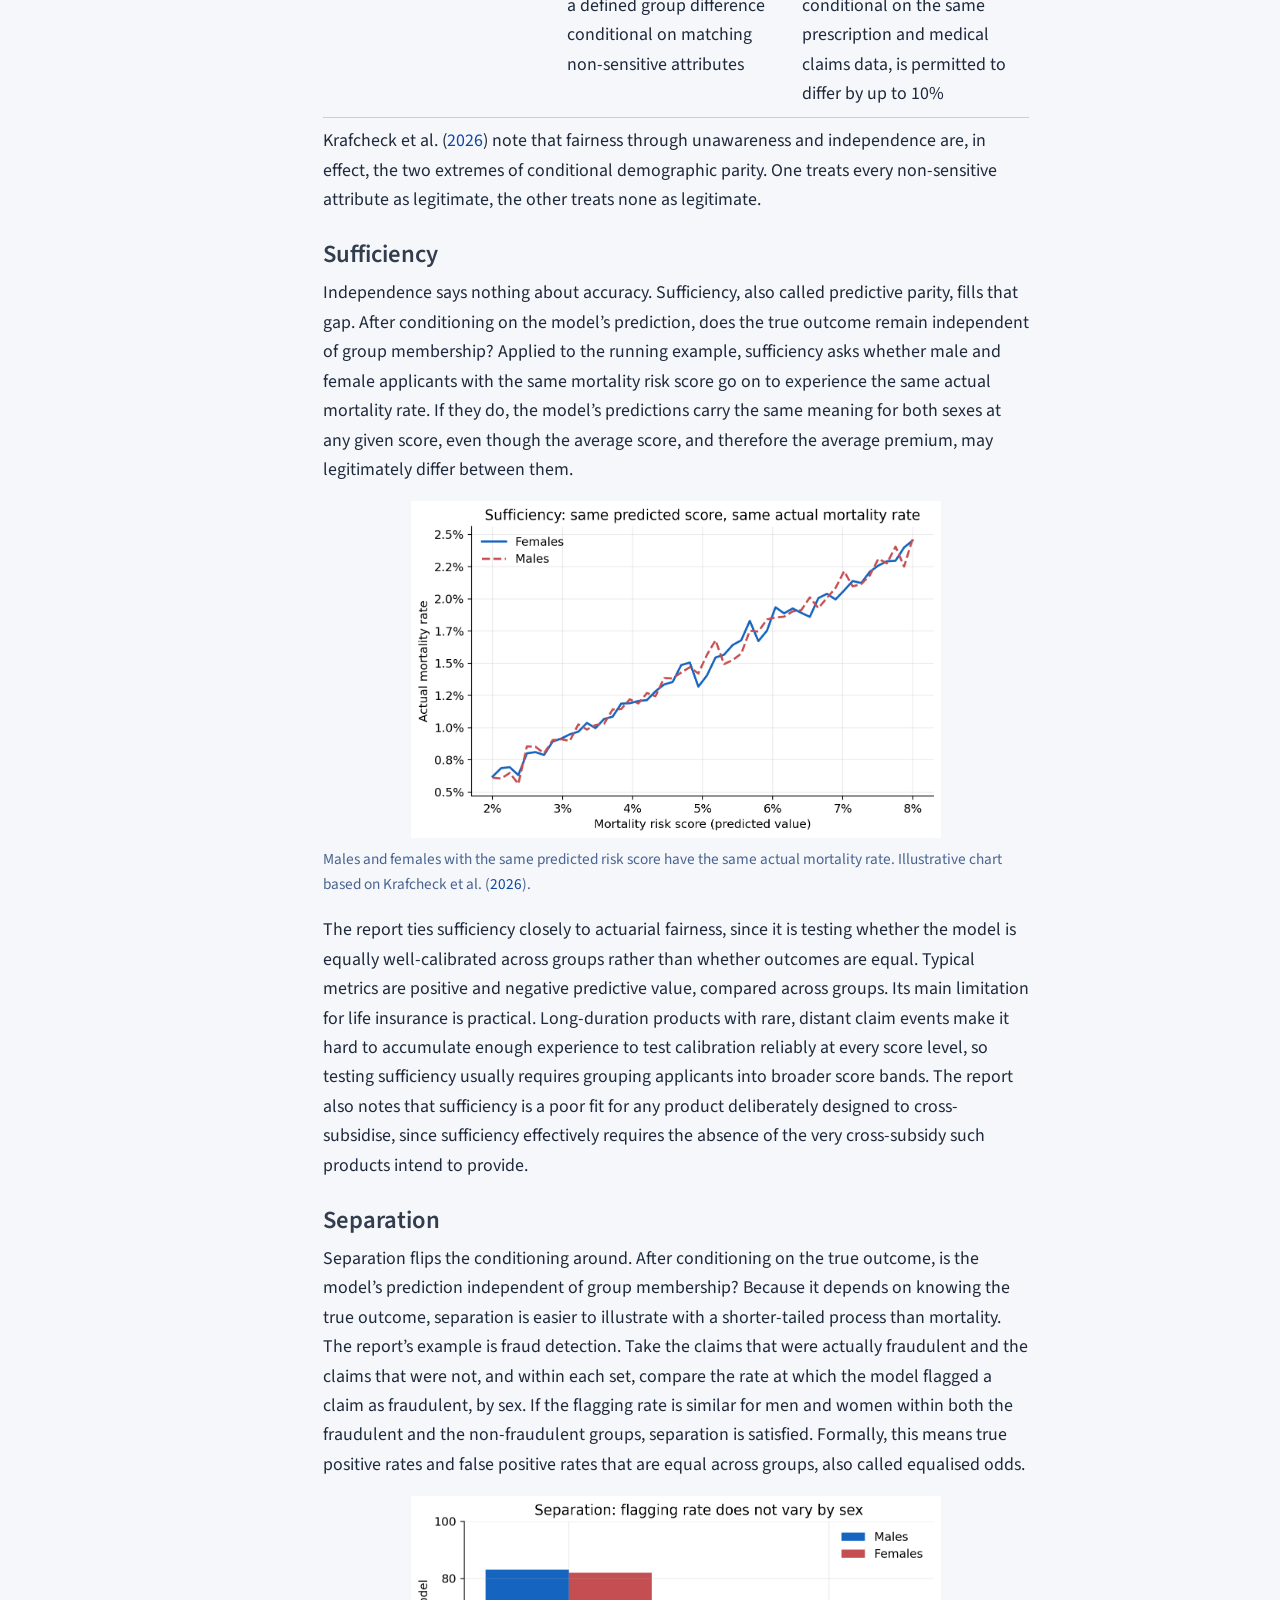
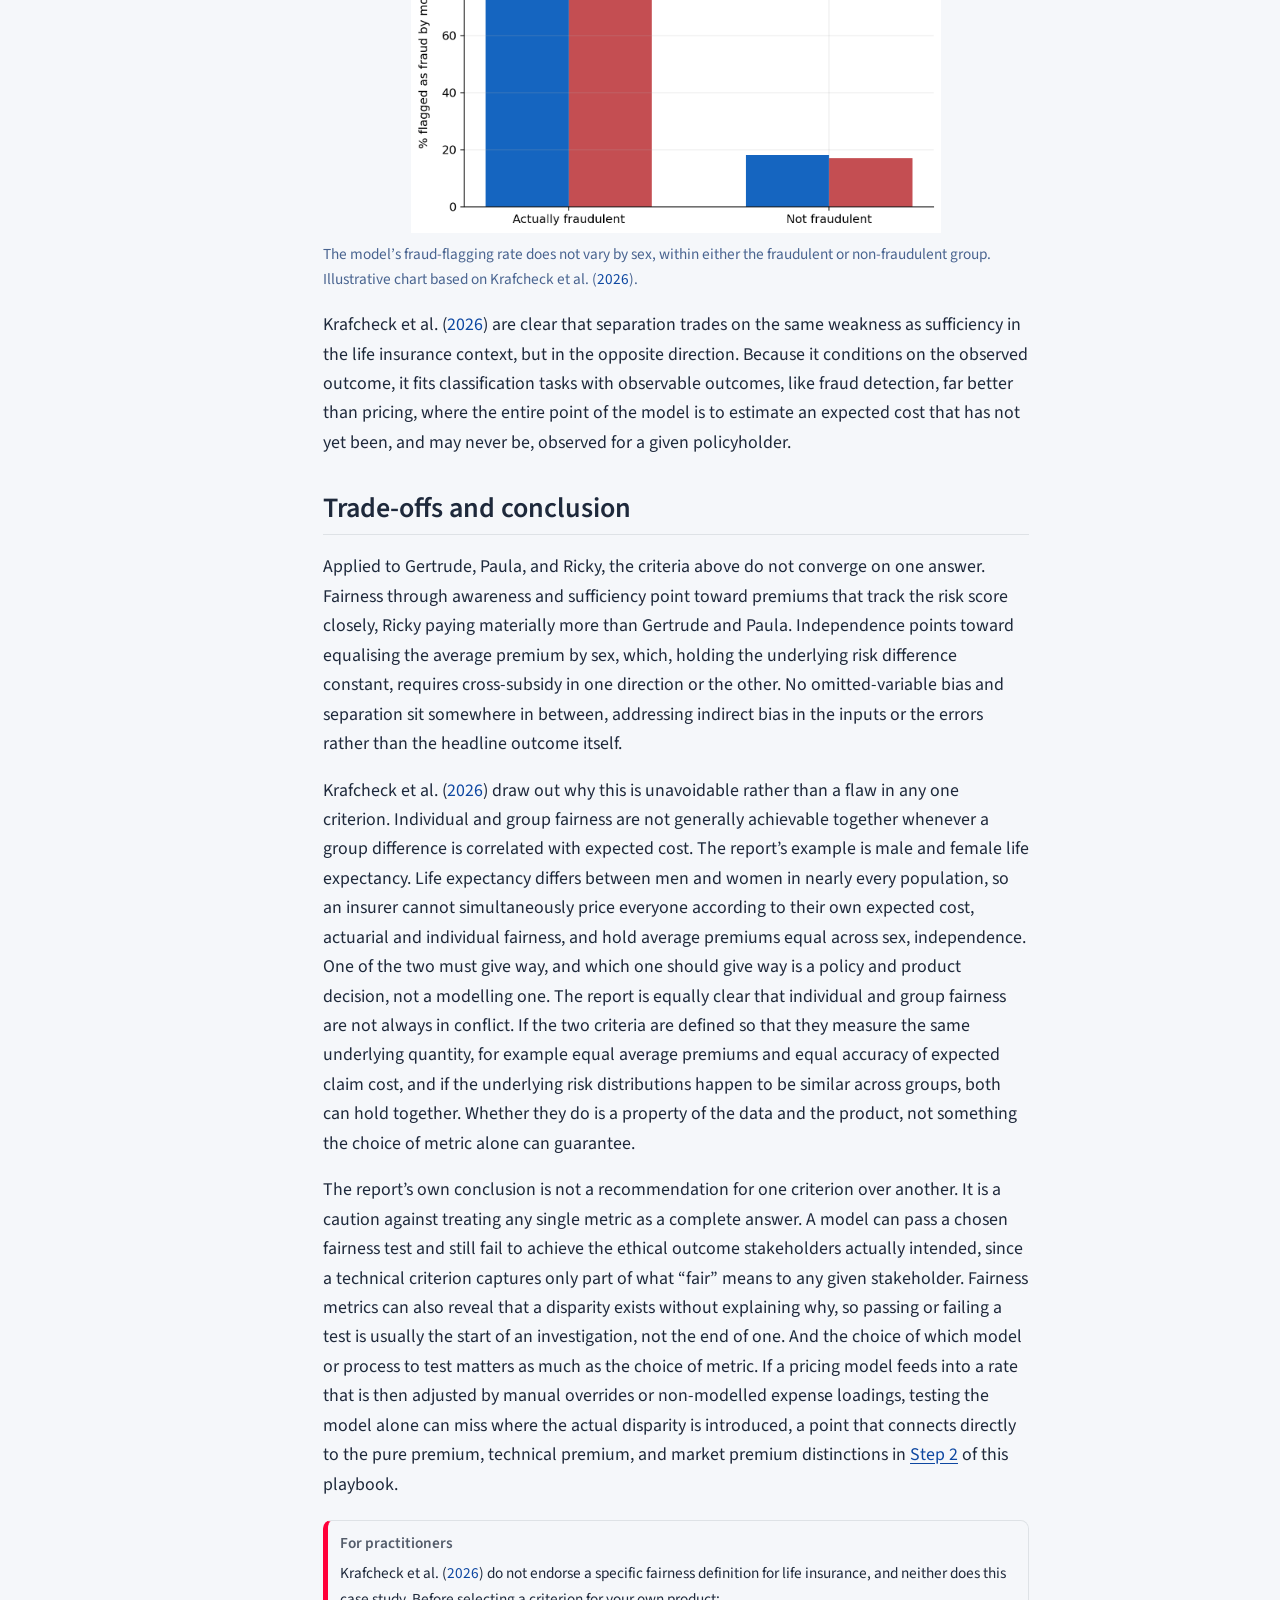
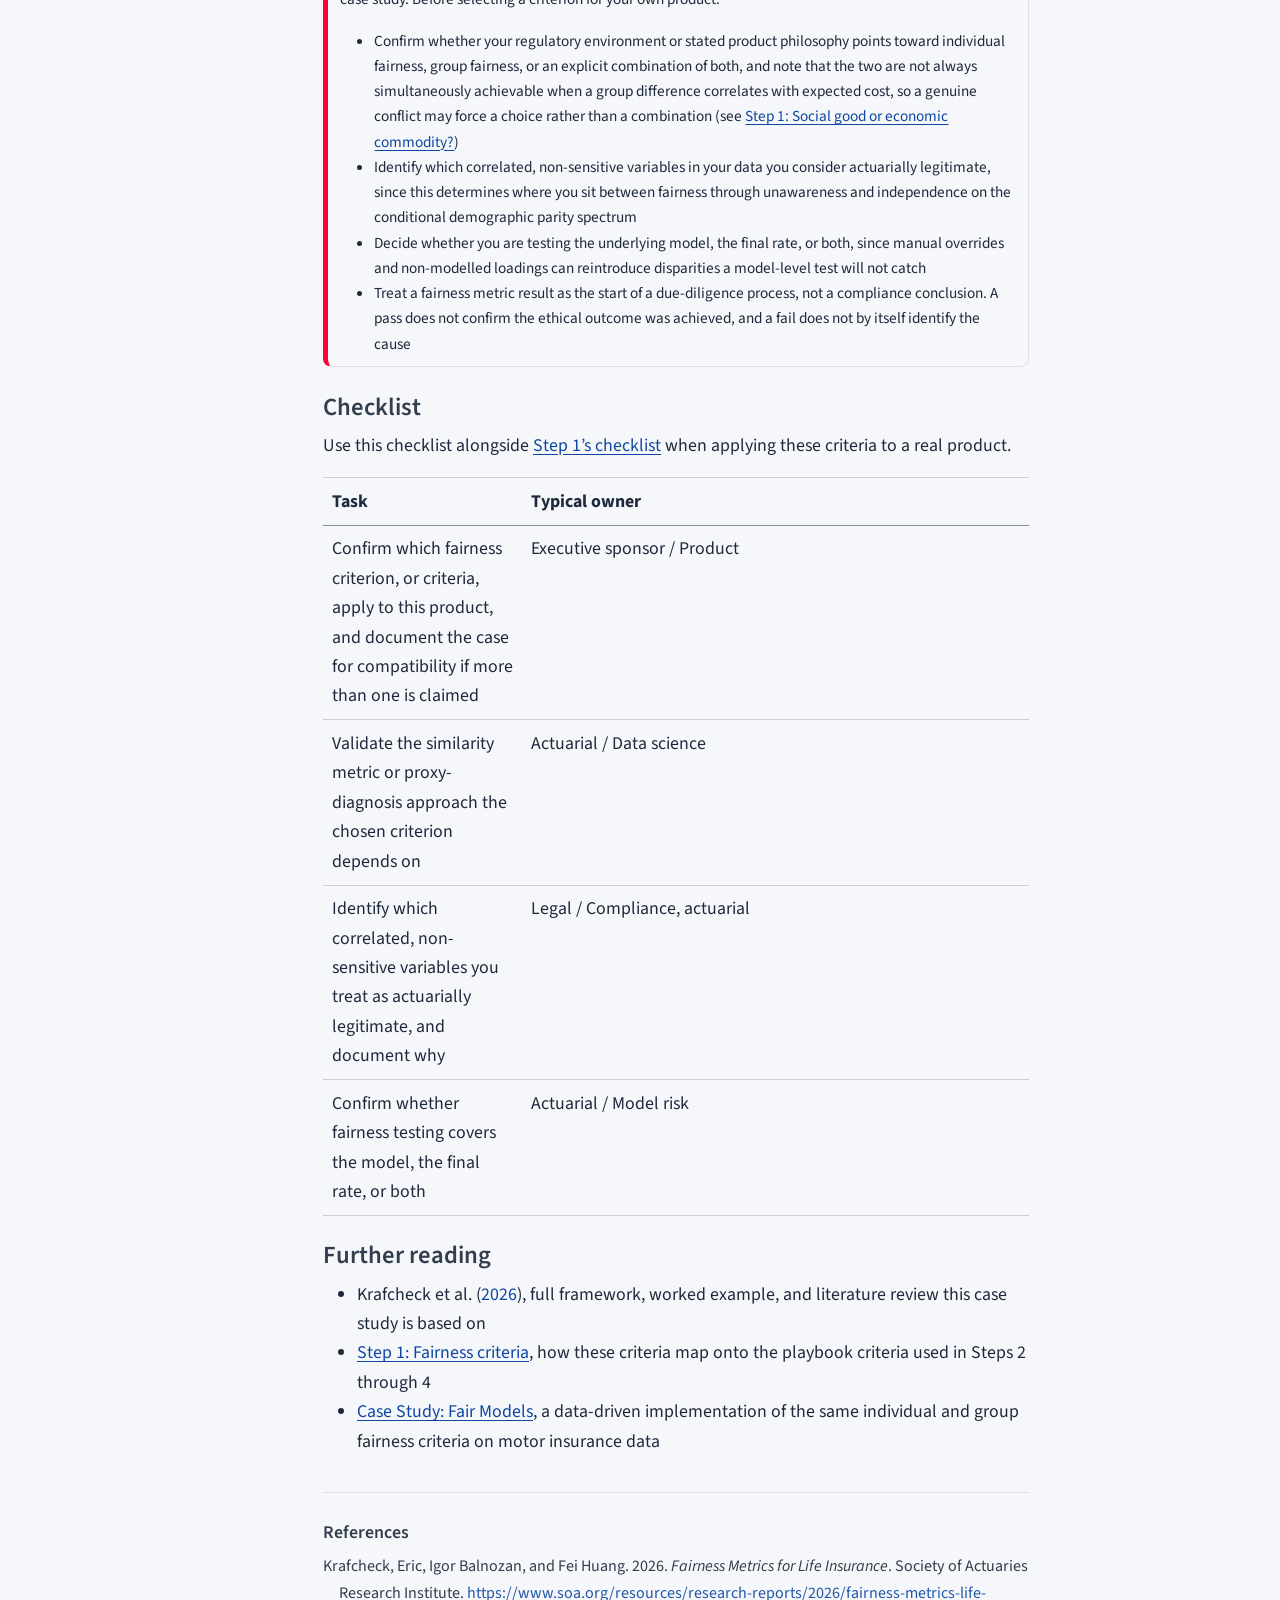
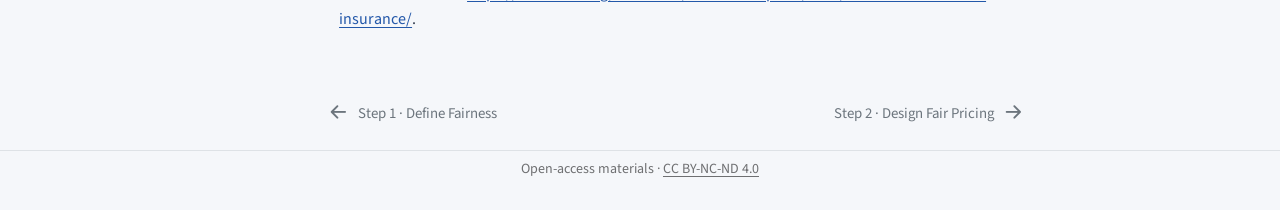
<file: docs/Case Study 1/case_study1.html>
<!DOCTYPE html>
<html xmlns="http://www.w3.org/1999/xhtml" lang="en" xml:lang="en"><head>

<meta charset="utf-8">
<meta name="generator" content="quarto-1.9.38">

<meta name="viewport" content="width=device-width, initial-scale=1.0, user-scalable=yes">

<meta name="author" content="Fei Huang">

<title>Case Study: Fairness Metrics for Life Insurance – The Fair Pricing Playbook</title>
<style>
/* Default styles provided by pandoc.
** See https://pandoc.org/MANUAL.html#variables-for-html for config info.
*/
code{white-space: pre-wrap;}
span.smallcaps{font-variant: small-caps;}
div.columns{display: flex; gap: min(4vw, 1.5em);}
div.column{flex: auto; overflow-x: auto;}
div.hanging-indent{margin-left: 1.5em; text-indent: -1.5em;}
ul.task-list{list-style: none;}
ul.task-list li input[type="checkbox"] {
  width: 0.8em;
  margin: 0 0.8em 0.2em -1em; /* quarto-specific, see https://github.com/quarto-dev/quarto-cli/issues/4556 */ 
  vertical-align: middle;
}
/* CSS for citations */
div.csl-bib-body { }
div.csl-entry {
  clear: both;
}
.hanging-indent div.csl-entry {
  margin-left:2em;
  text-indent:-2em;
}
div.csl-left-margin {
  min-width:2em;
  float:left;
}
div.csl-right-inline {
  margin-left:2em;
  padding-left:1em;
}
div.csl-indent {
  margin-left: 2em;
}</style>


<script src="../site_libs/quarto-nav/quarto-nav.js"></script>
<script src="../site_libs/quarto-nav/headroom.min.js"></script>
<script src="../site_libs/clipboard/clipboard.min.js"></script>
<script src="../site_libs/quarto-search/autocomplete.umd.js"></script>
<script src="../site_libs/quarto-search/fuse.min.js"></script>
<script src="../site_libs/quarto-search/quarto-search.js"></script>
<meta name="quarto:offset" content="../">
<link href="../Playbook/Step-2-Design-Fair-Pricing.html" rel="next">
<link href="../Playbook/Step-1-Define-Fairness.html" rel="prev">
<script src="../site_libs/quarto-html/quarto.js" type="module"></script>
<script src="../site_libs/quarto-html/tabsets/tabsets.js" type="module"></script>
<script src="../site_libs/quarto-html/popper.min.js"></script>
<script src="../site_libs/quarto-html/tippy.umd.min.js"></script>
<script src="../site_libs/quarto-html/anchor.min.js"></script>
<link href="../site_libs/quarto-html/tippy.css" rel="stylesheet">
<link href="../site_libs/quarto-html/quarto-syntax-highlighting-2ed7f7ae727038b1aa95f4c24ad3a3a6.css" rel="stylesheet" id="quarto-text-highlighting-styles">
<script src="../site_libs/bootstrap/bootstrap.min.js"></script>
<link href="../site_libs/bootstrap/bootstrap-icons.css" rel="stylesheet">
<link href="../site_libs/bootstrap/bootstrap-f5027254edf60712a57a618aca8afeff.min.css" rel="stylesheet" append-hash="true" id="quarto-bootstrap" data-mode="light">
<script id="quarto-search-options" type="application/json">{
  "location": "sidebar",
  "copy-button": false,
  "collapse-after": 3,
  "panel-placement": "start",
  "type": "textbox",
  "limit": 50,
  "keyboard-shortcut": [
    "f",
    "/",
    "s"
  ],
  "show-item-context": false,
  "language": {
    "search-no-results-text": "No results",
    "search-matching-documents-text": "matching documents",
    "search-copy-link-title": "Copy link to search",
    "search-hide-matches-text": "Hide additional matches",
    "search-more-match-text": "more match in this document",
    "search-more-matches-text": "more matches in this document",
    "search-clear-button-title": "Clear",
    "search-text-placeholder": "",
    "search-detached-cancel-button-title": "Cancel",
    "search-submit-button-title": "Submit",
    "search-label": "Search"
  }
}</script>
<script async="" src="https://www.googletagmanager.com/gtag/js?id=G-F11HECZVN7"></script>

<script type="text/javascript">

window.dataLayer = window.dataLayer || [];
function gtag(){dataLayer.push(arguments);}
gtag('js', new Date());
gtag('config', 'G-F11HECZVN7', { 'anonymize_ip': true});
</script>


</head>

<body class="nav-sidebar docked quarto-light">

<div id="quarto-search-results"></div>
  <header id="quarto-header" class="headroom fixed-top">
  <nav class="quarto-secondary-nav">
    <div class="container-fluid d-flex">
      <button type="button" class="quarto-btn-toggle btn" data-bs-toggle="collapse" role="button" data-bs-target=".quarto-sidebar-collapse-item" aria-controls="quarto-sidebar" aria-expanded="false" aria-label="Toggle sidebar navigation" onclick="if (window.quartoToggleHeadroom) { window.quartoToggleHeadroom(); }">
        <i class="bi bi-layout-text-sidebar-reverse"></i>
      </button>
        <nav class="quarto-page-breadcrumbs" aria-label="breadcrumb"><ol class="breadcrumb"><li class="breadcrumb-item"><a href="../Playbook/Step-1-Define-Fairness.html">The Playbook</a></li><li class="breadcrumb-item"><a href="../Case Study 1/case_study1.html">Case Study · Fairness Metrics</a></li></ol></nav>
        <a class="flex-grow-1" role="navigation" data-bs-toggle="collapse" data-bs-target=".quarto-sidebar-collapse-item" aria-controls="quarto-sidebar" aria-expanded="false" aria-label="Toggle sidebar navigation" onclick="if (window.quartoToggleHeadroom) { window.quartoToggleHeadroom(); }">      
        </a>
      <button type="button" class="btn quarto-search-button" aria-label="Search" onclick="window.quartoOpenSearch();">
        <i class="bi bi-search"></i>
      </button>
    </div>
  </nav>
</header>
<!-- content -->
<div id="quarto-content" class="quarto-container page-columns page-rows-contents page-layout-article">
<!-- sidebar -->
  <nav id="quarto-sidebar" class="sidebar collapse collapse-horizontal quarto-sidebar-collapse-item sidebar-navigation docked overflow-auto">
    <div class="pt-lg-2 mt-2 text-left sidebar-header">
    <div class="sidebar-title mb-0 py-0">
      <a href="../">The Fair Pricing Playbook</a> 
    </div>
      </div>
        <div class="mt-2 flex-shrink-0 align-items-center">
        <div class="sidebar-search">
        <div id="quarto-search" class="" title="Search"></div>
        </div>
        </div>
    <div class="sidebar-menu-container"> 
    <ul class="list-unstyled mt-1">
        <li class="sidebar-item sidebar-item-section">
      <div class="sidebar-item-container"> 
            <a class="sidebar-item-text sidebar-link text-start" data-bs-toggle="collapse" data-bs-target="#quarto-sidebar-section-1" role="navigation" aria-expanded="true">
 <span class="menu-text">Introduction</span></a>
          <a class="sidebar-item-toggle text-start" data-bs-toggle="collapse" data-bs-target="#quarto-sidebar-section-1" role="navigation" aria-expanded="true" aria-label="Toggle section">
            <i class="bi bi-chevron-right ms-2"></i>
          </a> 
      </div>
      <ul id="quarto-sidebar-section-1" class="collapse list-unstyled sidebar-section depth1 show">  
          <li class="sidebar-item">
  <div class="sidebar-item-container"> 
  <a href="../index.html" class="sidebar-item-text sidebar-link">
 <span class="menu-text">Overview</span></a>
  </div>
</li>
          <li class="sidebar-item">
  <div class="sidebar-item-container"> 
  <a href="../about.html" class="sidebar-item-text sidebar-link">
 <span class="menu-text">About</span></a>
  </div>
</li>
      </ul>
  </li>
        <li class="sidebar-item sidebar-item-section">
      <div class="sidebar-item-container"> 
            <a class="sidebar-item-text sidebar-link text-start" data-bs-toggle="collapse" data-bs-target="#quarto-sidebar-section-2" role="navigation" aria-expanded="true">
 <span class="menu-text">The Playbook</span></a>
          <a class="sidebar-item-toggle text-start" data-bs-toggle="collapse" data-bs-target="#quarto-sidebar-section-2" role="navigation" aria-expanded="true" aria-label="Toggle section">
            <i class="bi bi-chevron-right ms-2"></i>
          </a> 
      </div>
      <ul id="quarto-sidebar-section-2" class="collapse list-unstyled sidebar-section depth1 show">  
          <li class="sidebar-item">
  <div class="sidebar-item-container"> 
  <a href="../Playbook/Step-1-Define-Fairness.html" class="sidebar-item-text sidebar-link">
 <span class="menu-text">Step 1 · Define Fairness</span></a>
  </div>
</li>
          <li class="sidebar-item">
  <div class="sidebar-item-container"> 
  <a href="../Case Study 1/case_study1.html" class="sidebar-item-text sidebar-link active">
 <span class="menu-text">Case Study · Fairness Metrics</span></a>
  </div>
</li>
          <li class="sidebar-item">
  <div class="sidebar-item-container"> 
  <a href="../Playbook/Step-2-Design-Fair-Pricing.html" class="sidebar-item-text sidebar-link">
 <span class="menu-text">Step 2 · Design Fair Pricing</span></a>
  </div>
</li>
          <li class="sidebar-item">
  <div class="sidebar-item-container"> 
  <a href="../Case Study 2/case_study2.html" class="sidebar-item-text sidebar-link">
 <span class="menu-text">Case Study · Fair Models</span></a>
  </div>
</li>
          <li class="sidebar-item">
  <div class="sidebar-item-container"> 
  <a href="../Playbook/Step-3-Assess-Impact.html" class="sidebar-item-text sidebar-link">
 <span class="menu-text">Step 3 · Assess Impact</span></a>
  </div>
</li>
          <li class="sidebar-item">
  <div class="sidebar-item-container"> 
  <a href="../Case Study 3/case_study3.html" class="sidebar-item-text sidebar-link">
 <span class="menu-text">Case Study · Welfare Implications</span></a>
  </div>
</li>
          <li class="sidebar-item">
  <div class="sidebar-item-container"> 
  <a href="../Playbook/Step-4-Audit-the-System.html" class="sidebar-item-text sidebar-link">
 <span class="menu-text">Step 4 · Audit the System</span></a>
  </div>
</li>
          <li class="sidebar-item">
  <div class="sidebar-item-container"> 
  <a href="../Case Study 4/case_study4.html" class="sidebar-item-text sidebar-link">
 <span class="menu-text">Case Study · Fairness Testing</span></a>
  </div>
</li>
      </ul>
  </li>
        <li class="sidebar-item sidebar-item-section">
      <div class="sidebar-item-container"> 
            <a class="sidebar-item-text sidebar-link text-start" data-bs-toggle="collapse" data-bs-target="#quarto-sidebar-section-3" role="navigation" aria-expanded="true">
 <span class="menu-text">Applications</span></a>
          <a class="sidebar-item-toggle text-start" data-bs-toggle="collapse" data-bs-target="#quarto-sidebar-section-3" role="navigation" aria-expanded="true" aria-label="Toggle section">
            <i class="bi bi-chevron-right ms-2"></i>
          </a> 
      </div>
      <ul id="quarto-sidebar-section-3" class="collapse list-unstyled sidebar-section depth1 show">  
          <li class="sidebar-item">
  <div class="sidebar-item-container"> 
  <a href="../Applications/Banking.html" class="sidebar-item-text sidebar-link">
 <span class="menu-text">Banking and Lending</span></a>
  </div>
</li>
      </ul>
  </li>
    </ul>
    </div>
</nav>
<div id="quarto-sidebar-glass" class="quarto-sidebar-collapse-item" data-bs-toggle="collapse" data-bs-target=".quarto-sidebar-collapse-item"></div>
<!-- margin-sidebar -->
    <div id="quarto-margin-sidebar" class="sidebar margin-sidebar">
        <nav id="TOC" role="doc-toc" class="toc-active">
    <h2 id="toc-title">On this page</h2>
   
  <ul>
  <li><a href="#background" id="toc-background" class="nav-link active" data-scroll-target="#background">Background</a></li>
  <li><a href="#running-example" id="toc-running-example" class="nav-link" data-scroll-target="#running-example">A running example</a></li>
  <li><a href="#individual-fairness-criteria" id="toc-individual-fairness-criteria" class="nav-link" data-scroll-target="#individual-fairness-criteria">Individual fairness criteria</a>
  <ul class="collapse">
  <li><a href="#fairness-through-unawareness" id="toc-fairness-through-unawareness" class="nav-link" data-scroll-target="#fairness-through-unawareness">Fairness through unawareness</a></li>
  <li><a href="#fairness-through-awareness" id="toc-fairness-through-awareness" class="nav-link" data-scroll-target="#fairness-through-awareness">Fairness through awareness</a></li>
  <li><a href="#no-omitted-variable-bias" id="toc-no-omitted-variable-bias" class="nav-link" data-scroll-target="#no-omitted-variable-bias">No omitted-variable bias</a></li>
  </ul></li>
  <li><a href="#group-fairness-criteria" id="toc-group-fairness-criteria" class="nav-link" data-scroll-target="#group-fairness-criteria">Group fairness criteria</a>
  <ul class="collapse">
  <li><a href="#independence" id="toc-independence" class="nav-link" data-scroll-target="#independence">Independence (demographic parity)</a></li>
  <li><a href="#sufficiency" id="toc-sufficiency" class="nav-link" data-scroll-target="#sufficiency">Sufficiency</a></li>
  <li><a href="#separation" id="toc-separation" class="nav-link" data-scroll-target="#separation">Separation</a></li>
  </ul></li>
  <li><a href="#trade-offs" id="toc-trade-offs" class="nav-link" data-scroll-target="#trade-offs">Trade-offs and conclusion</a>
  <ul class="collapse">
  <li><a href="#checklist" id="toc-checklist" class="nav-link" data-scroll-target="#checklist">Checklist</a></li>
  <li><a href="#further-reading" id="toc-further-reading" class="nav-link" data-scroll-target="#further-reading">Further reading</a></li>
  </ul></li>
  </ul>
</nav>
    </div>
<!-- main -->
<main class="content" id="quarto-document-content">

<header id="title-block-header" class="quarto-title-block default"><nav class="quarto-page-breadcrumbs quarto-title-breadcrumbs d-none d-lg-block" aria-label="breadcrumb"><ol class="breadcrumb"><li class="breadcrumb-item"><a href="../Playbook/Step-1-Define-Fairness.html">The Playbook</a></li><li class="breadcrumb-item"><a href="../Case Study 1/case_study1.html">Case Study · Fairness Metrics</a></li></ol></nav>
<div class="quarto-title">
<h1 class="title">Case Study: Fairness Metrics for Life Insurance</h1>
<p class="subtitle lead">Responsible AI for Algorithmic Pricing</p>
</div>



<div class="quarto-title-meta">

    <div>
    <div class="quarto-title-meta-heading">Author</div>
    <div class="quarto-title-meta-contents">
             <p>Fei Huang </p>
          </div>
  </div>
    
  
    
  </div>
  


</header>


<div class="callout callout-style-simple callout-tip no-icon callout-titled">
<div class="callout-header d-flex align-content-center">
<div class="callout-icon-container">
<i class="callout-icon no-icon"></i>
</div>
<div class="callout-title-container flex-fill">
<span class="screen-reader-only">Tip</span>Before you start
</div>
</div>
<div class="callout-body-container callout-body">
<p>Read <a href="../Playbook/Step-1-Define-Fairness.html">Step 1: Define fairness</a> first for the individual and group fairness taxonomy this case study works through. This case study is a qualitative walkthrough based entirely on <span class="citation" data-cites="krafcheck2026fairnessmetrics">Krafcheck et al. (<a href="#ref-krafcheck2026fairnessmetrics" role="doc-biblioref">2026</a>)</span>, a Society of Actuaries Research Institute report on fairness metrics for life insurance. It uses one worked example throughout, showing how the same three hypothetical applicants are treated differently depending on which fairness criterion is applied.</p>
</div>
</div>
<section id="background" class="level2">
<h2 class="anchored" data-anchor-id="background">Background</h2>
<p>Life insurance fairness raises different questions from the motor insurance case studies elsewhere in this playbook. Underwriting draws on medical, mortality, and lifestyle information rather than claims history and vehicle characteristics, and policies can run for decades before an outcome is observed. Rather than proposing a single fairness definition for life insurers, <span class="citation" data-cites="krafcheck2026fairnessmetrics">Krafcheck et al. (<a href="#ref-krafcheck2026fairnessmetrics" role="doc-biblioref">2026</a>)</span> address this directly by explaining how to choose among competing definitions and what each one trades away.</p>
<p>The report starts from one distinction that recurs throughout this playbook. <strong>Individual fairness</strong> asks whether similar people are treated similarly. <strong>Group fairness</strong> asks whether outcomes are equal across groups. These are not the same question, and satisfying one does not guarantee the other. <span class="citation" data-cites="krafcheck2026fairnessmetrics">Krafcheck et al. (<a href="#ref-krafcheck2026fairnessmetrics" role="doc-biblioref">2026</a>)</span> stress that this split is unrelated to the difference between individual and group insurance products. An individual fairness criterion can be tested on a group life policy, and a group fairness criterion can be tested on an individually underwritten policy. What “individual” means here is the most granular risk class the underwriting process actually uses, for example a unique combination of age, sex, and smoking status. What “group” means is any cohort defined for the purpose of the fairness test, whether or not the defining attribute is a protected characteristic.</p>
<p>The report also revisits <strong>actuarial fairness</strong>, the idea that outcomes should be proportionate to expected claim cost. Actuarial fairness can be tested at the individual level, does each policyholder’s premium match their own expected cost, or the group level, is the loss ratio consistent across groups. Achieving actuarial fairness at the individual level generally implies it holds at the group level too, but the reverse does not follow. Several of the criteria below sit at different distances from this actuarial fairness benchmark, a point the report returns to throughout.</p>
</section>
<section id="running-example" class="level2">
<h2 class="anchored" data-anchor-id="running-example">A running example</h2>
<p><span class="citation" data-cites="krafcheck2026fairnessmetrics">Krafcheck et al. (<a href="#ref-krafcheck2026fairnessmetrics" role="doc-biblioref">2026</a>)</span> illustrate each criterion using the same three hypothetical life insurance applicants, and this case study follows the same example throughout so the criteria can be compared directly.</p>
<table class="caption-top table">
<colgroup>
<col style="width: 16%">
<col style="width: 16%">
<col style="width: 16%">
<col style="width: 16%">
<col style="width: 16%">
<col style="width: 16%">
</colgroup>
<thead>
<tr class="header">
<th>Applicant</th>
<th>Age</th>
<th>Sex</th>
<th>Smoking</th>
<th>Notable activity</th>
<th>Mortality risk score</th>
</tr>
</thead>
<tbody>
<tr class="odd">
<td>Gertrude Goodrisk</td>
<td>34</td>
<td>Female</td>
<td>Non-smoker</td>
<td>Jogging</td>
<td>0.80</td>
</tr>
<tr class="even">
<td>Paula Prudence</td>
<td>36</td>
<td>Female</td>
<td>Non-smoker</td>
<td>Yoga and pilates</td>
<td>0.85</td>
</tr>
<tr class="odd">
<td>Ricky Riskseeker</td>
<td>23</td>
<td>Male</td>
<td>Smoker</td>
<td>Rock climbing, motorcycle racing</td>
<td>1.60</td>
</tr>
</tbody>
</table>
<p>Gertrude and Paula have relatively low, similar mortality risk. Ricky’s risk score is roughly double theirs, reflecting his smoking and higher-risk activities. The report uses this example to ask a simple question with several different answers. What should each of these three people pay for life insurance? The answer depends entirely on which fairness criterion is applied.</p>
</section>
<section id="individual-fairness-criteria" class="level2">
<h2 class="anchored" data-anchor-id="individual-fairness-criteria">Individual fairness criteria</h2>
<section id="fairness-through-unawareness" class="level3">
<h3 class="anchored" data-anchor-id="fairness-through-unawareness">Fairness through unawareness</h3>
<p>The most direct interpretation of individual fairness is to leave sensitive characteristics out of the pricing model entirely, so that no protected attribute can directly affect an applicant’s premium. <span class="citation" data-cites="krafcheck2026fairnessmetrics">Krafcheck et al. (<a href="#ref-krafcheck2026fairnessmetrics" role="doc-biblioref">2026</a>)</span> call this fairness through unawareness, also known as fairness through blindness, and note that many insurers already satisfy it by default, either because they do not collect certain protected attributes or because the law prevents them from using it.</p>
<p>Omitting a sensitive attribute does not remove its influence if other variables the model does use are correlated with it. The report’s illustration is historical redlining in property and auto insurance, where insurers declined coverage or charged higher rates in zip codes with large racial and ethnic minority populations. No protected characteristic was used directly. Zip code alone drove the outcome, but zip code was correlated with race, so the outcome was still discriminatory. Fairness through unawareness would have been satisfied, and the result was still unfair. For a mortality risk score built from medical claims data, the same risk applies. A diagnosis code correlated with race or ethnicity can carry that information into the score even though race was never an input.</p>
</section>
<section id="fairness-through-awareness" class="level3">
<h3 class="anchored" data-anchor-id="fairness-through-awareness">Fairness through awareness</h3>
<p>Fairness through awareness asks a sharper question. Do similar individuals receive similar treatment, where similarity is measured by a chosen metric rather than by group membership? Applied to Gertrude, Paula, and Ricky, the natural similarity metric is the mortality risk score itself, adjusted for any known disparities in access to care.</p>
<p>On this criterion, Gertrude and Paula, with risk scores of 0.80 and 0.85, should be treated similarly, while Ricky, with a risk score of 1.60, should be treated differently and pay a materially higher premium. A pricing pattern where premiums rise smoothly with risk score, Gertrude lowest, Paula slightly higher, Ricky highest, satisfies fairness through awareness. A pattern where Ricky pays the same as or less than Gertrude and Paula, despite his higher score, would not.</p>
<div class="quarto-figure quarto-figure-center">
<figure class="figure">
<p><img src="plot/awareness-premium-vs-risk.png" class="img-fluid figure-img" style="width:75.0%" alt="Premium rising with mortality risk score for Gertrude, Paula, and Ricky"></p>
<figcaption>A premium that tracks the risk score satisfies fairness through awareness. Illustrative chart based on <span class="citation" data-cites="krafcheck2026fairnessmetrics">Krafcheck et al. (<a href="#ref-krafcheck2026fairnessmetrics" role="doc-biblioref">2026</a>)</span>.</figcaption>
</figure>
</div>
<p><span class="citation" data-cites="krafcheck2026fairnessmetrics">Krafcheck et al. (<a href="#ref-krafcheck2026fairnessmetrics" role="doc-biblioref">2026</a>)</span> note that fairness through awareness was developed partly as a response to a weakness in group fairness definitions such as demographic parity, covered below. It evaluates whether people who receive the same outcome are actually similar on a task-relevant measure, not whether they belong to the same demographic group. For many insurance applications, this makes it closer in spirit to actuarial fairness than to demographic parity. Its main practical difficulty is choosing the right similarity metric. If the metric itself is blind to group-level disparities, for example if it does not adjust for unequal access to healthcare, fairness through awareness collapses back into fairness through unawareness and provides no additional protection.</p>
</section>
<section id="no-omitted-variable-bias" class="level3">
<h3 class="anchored" data-anchor-id="no-omitted-variable-bias">No omitted-variable bias</h3>
<p>Fairness through awareness still leaves an opening. If the similarity metric or other model inputs correlate with a protected attribute, indirect bias can reappear. The report’s response is a criterion it terms no omitted-variable bias. Rather than excluding the protected attribute, this approach includes it directly so that its indirect, proxy effect on other variables can be identified and removed.</p>
<p><span class="citation" data-cites="krafcheck2026fairnessmetrics">Krafcheck et al. (<a href="#ref-krafcheck2026fairnessmetrics" role="doc-biblioref">2026</a>)</span> extend the running example to illustrate this. Suppose an insurer wants to confirm that its mortality risk score is not acting as a proxy for sex. Smoking is more common among men, and yoga participation is more than twice as common among women. A model that uses smoking and yoga participation as predictors, without using sex directly, will still partly capture the effect of sex, simply through these correlated variables. Including sex directly as a control variable lets the model separate the pure effect of smoking and yoga participation from the effect that is really attributable to sex.</p>
<p>Diagnosing and correcting for proxy effects requires the direct use of the sensitive characteristic somewhere in the modelling process, whether as a control variable, in an iterative adjustment, or as a post-processing correction. Some stakeholders view any direct use of a protected attribute as inappropriate in itself, even when the purpose is to remove bias rather than introduce it. No single one of the three individual fairness criteria escapes this tension.</p>
<p>This is the same problem this playbook calls proxy discrimination, and the same criterion this playbook calls controlling for the protected variable, CPV (see <a href="../Playbook/Step-1-Define-Fairness.html#how-the-frameworks-relate">Step 1: How the frameworks relate</a>). <a href="../Playbook/Step-2-Design-Fair-Pricing.html#mc-averaging-over-the-protected-attribute">Step 2’s MC model</a> implements CPV as a post-processing correction, fitting a full model that includes the protected attribute and then averaging predictions over it at scoring time.</p>
</section>
</section>
<section id="group-fairness-criteria" class="level2">
<h2 class="anchored" data-anchor-id="group-fairness-criteria">Group fairness criteria</h2>
<section id="independence" class="level3">
<h3 class="anchored" data-anchor-id="independence">Independence (demographic parity)</h3>
<p>Independence, also called demographic parity or statistical parity, asks whether an outcome is statistically independent of group membership. In practice, this means testing whether the group averages match. Continuing the running example, suppose Gertrude, Paula, and Ricky are charged premiums of $10.50, $11.00, and $15.00. The average premium for the two female applicants is $10.75. The average for the one male applicant is $15.00, a gap of $4.25, or about 39.5%. This does not satisfy independence by sex.</p>
<div class="quarto-figure quarto-figure-center">
<figure class="figure">
<p><img src="plot/independence-average-premium.png" class="img-fluid figure-img" style="width:65.0%" alt="Bar chart of average premium for females versus males, 10.75 dollars versus 15.00 dollars"></p>
<figcaption>Average premium by sex, using the running example’s premiums. Illustrative chart based on <span class="citation" data-cites="krafcheck2026fairnessmetrics">Krafcheck et al. (<a href="#ref-krafcheck2026fairnessmetrics" role="doc-biblioref">2026</a>)</span>.</figcaption>
</figure>
</div>
<p><span class="citation" data-cites="krafcheck2026fairnessmetrics">Krafcheck et al. (<a href="#ref-krafcheck2026fairnessmetrics" role="doc-biblioref">2026</a>)</span> work through what closing that gap would require. One option is a single, shared underwriting cutoff applied to a risk score, which independence alone does not achieve if the two groups’ risk distributions differ, because a shared cutoff will reject a higher share of whichever group has the riskier distribution. Equalising the rejection rate requires setting different cutoffs for different groups, so that two individuals with the same risk score in different groups can receive different decisions, which most people would regard as a new kind of unfairness, and which some state statutes prohibit outright. The alternative is to strip the model of whatever variables are driving the group difference, which sacrifices predictive accuracy and introduces cross-subsidy. Lower-risk individuals pay more than their own expected cost to offset higher-risk individuals in the same group. Taken to its extreme, community rating removes the variation entirely, which brings its own risk of adverse selection, healthier policyholders exiting the pool as the shared premium rises, driving the premium higher still.</p>
<div class="quarto-figure quarto-figure-center">
<figure class="figure">
<p><img src="plot/independence-risk-distribution.png" class="img-fluid figure-img" style="width:80.0%" alt="Two overlapping risk-score distributions for Group A and Group B with a shared cutoff line rejecting more of Group B"></p>
<figcaption>A shared underwriting cutoff rejects a larger share of the higher-risk group. Illustrative distributions based on <span class="citation" data-cites="krafcheck2026fairnessmetrics">Krafcheck et al. (<a href="#ref-krafcheck2026fairnessmetrics" role="doc-biblioref">2026</a>)</span>.</figcaption>
</figure>
</div>
<p>Because strict independence is demanding, the report also sets out several relaxed versions.</p>
<table class="caption-top table">
<colgroup>
<col style="width: 33%">
<col style="width: 33%">
<col style="width: 33%">
</colgroup>
<thead>
<tr class="header">
<th>Relaxed criterion</th>
<th>Relaxes</th>
<th>Example</th>
</tr>
</thead>
<tbody>
<tr class="odd">
<td>Relaxed demographic parity</td>
<td>Independence, by allowing group averages to differ within a stated bound</td>
<td>One group’s price cannot fall below 80% of the other’s</td>
</tr>
<tr class="even">
<td>Conditional demographic parity</td>
<td>Independence, by allowing some correlated but actuarially justified variables to remain in the model</td>
<td>An underwriting model may use a mortality risk score based on prescription and medical claims data, so long as that data is shown to be actuarially relevant</td>
</tr>
<tr class="odd">
<td>Conditional disparate impact</td>
<td>Conditional demographic parity further, by permitting a defined group difference conditional on matching non-sensitive attributes</td>
<td>The expected mortality risk score between two groups, conditional on the same prescription and medical claims data, is permitted to differ by up to 10%</td>
</tr>
</tbody>
</table>
<p><span class="citation" data-cites="krafcheck2026fairnessmetrics">Krafcheck et al. (<a href="#ref-krafcheck2026fairnessmetrics" role="doc-biblioref">2026</a>)</span> note that fairness through unawareness and independence are, in effect, the two extremes of conditional demographic parity. One treats every non-sensitive attribute as legitimate, the other treats none as legitimate.</p>
</section>
<section id="sufficiency" class="level3">
<h3 class="anchored" data-anchor-id="sufficiency">Sufficiency</h3>
<p>Independence says nothing about accuracy. Sufficiency, also called predictive parity, fills that gap. After conditioning on the model’s prediction, does the true outcome remain independent of group membership? Applied to the running example, sufficiency asks whether male and female applicants with the same mortality risk score go on to experience the same actual mortality rate. If they do, the model’s predictions carry the same meaning for both sexes at any given score, even though the average score, and therefore the average premium, may legitimately differ between them.</p>
<div class="quarto-figure quarto-figure-center">
<figure class="figure">
<p><img src="plot/sufficiency-mortality-by-score.png" class="img-fluid figure-img" style="width:75.0%" alt="Actual mortality rate against predicted mortality risk score, with male and female lines coinciding"></p>
<figcaption>Males and females with the same predicted risk score have the same actual mortality rate. Illustrative chart based on <span class="citation" data-cites="krafcheck2026fairnessmetrics">Krafcheck et al. (<a href="#ref-krafcheck2026fairnessmetrics" role="doc-biblioref">2026</a>)</span>.</figcaption>
</figure>
</div>
<p>The report ties sufficiency closely to actuarial fairness, since it is testing whether the model is equally well-calibrated across groups rather than whether outcomes are equal. Typical metrics are positive and negative predictive value, compared across groups. Its main limitation for life insurance is practical. Long-duration products with rare, distant claim events make it hard to accumulate enough experience to test calibration reliably at every score level, so testing sufficiency usually requires grouping applicants into broader score bands. The report also notes that sufficiency is a poor fit for any product deliberately designed to cross-subsidise, since sufficiency effectively requires the absence of the very cross-subsidy such products intend to provide.</p>
</section>
<section id="separation" class="level3">
<h3 class="anchored" data-anchor-id="separation">Separation</h3>
<p>Separation flips the conditioning around. After conditioning on the true outcome, is the model’s prediction independent of group membership? Because it depends on knowing the true outcome, separation is easier to illustrate with a shorter-tailed process than mortality. The report’s example is fraud detection. Take the claims that were actually fraudulent and the claims that were not, and within each set, compare the rate at which the model flagged a claim as fraudulent, by sex. If the flagging rate is similar for men and women within both the fraudulent and the non-fraudulent groups, separation is satisfied. Formally, this means true positive rates and false positive rates that are equal across groups, also called equalised odds.</p>
<div class="quarto-figure quarto-figure-center">
<figure class="figure">
<p><img src="plot/separation-fraud-rate.png" class="img-fluid figure-img" style="width:75.0%" alt="Grouped bar chart of the percentage flagged as fraud by the model, for males and females, split by actual fraud status"></p>
<figcaption>The model’s fraud-flagging rate does not vary by sex, within either the fraudulent or non-fraudulent group. Illustrative chart based on <span class="citation" data-cites="krafcheck2026fairnessmetrics">Krafcheck et al. (<a href="#ref-krafcheck2026fairnessmetrics" role="doc-biblioref">2026</a>)</span>.</figcaption>
</figure>
</div>
<p><span class="citation" data-cites="krafcheck2026fairnessmetrics">Krafcheck et al. (<a href="#ref-krafcheck2026fairnessmetrics" role="doc-biblioref">2026</a>)</span> are clear that separation trades on the same weakness as sufficiency in the life insurance context, but in the opposite direction. Because it conditions on the observed outcome, it fits classification tasks with observable outcomes, like fraud detection, far better than pricing, where the entire point of the model is to estimate an expected cost that has not yet been, and may never be, observed for a given policyholder.</p>
</section>
</section>
<section id="trade-offs" class="level2">
<h2 class="anchored" data-anchor-id="trade-offs">Trade-offs and conclusion</h2>
<p>Applied to Gertrude, Paula, and Ricky, the criteria above do not converge on one answer. Fairness through awareness and sufficiency point toward premiums that track the risk score closely, Ricky paying materially more than Gertrude and Paula. Independence points toward equalising the average premium by sex, which, holding the underlying risk difference constant, requires cross-subsidy in one direction or the other. No omitted-variable bias and separation sit somewhere in between, addressing indirect bias in the inputs or the errors rather than the headline outcome itself.</p>
<p><span class="citation" data-cites="krafcheck2026fairnessmetrics">Krafcheck et al. (<a href="#ref-krafcheck2026fairnessmetrics" role="doc-biblioref">2026</a>)</span> draw out why this is unavoidable rather than a flaw in any one criterion. Individual and group fairness are not generally achievable together whenever a group difference is correlated with expected cost. The report’s example is male and female life expectancy. Life expectancy differs between men and women in nearly every population, so an insurer cannot simultaneously price everyone according to their own expected cost, actuarial and individual fairness, and hold average premiums equal across sex, independence. One of the two must give way, and which one should give way is a policy and product decision, not a modelling one. The report is equally clear that individual and group fairness are not always in conflict. If the two criteria are defined so that they measure the same underlying quantity, for example equal average premiums and equal accuracy of expected claim cost, and if the underlying risk distributions happen to be similar across groups, both can hold together. Whether they do is a property of the data and the product, not something the choice of metric alone can guarantee.</p>
<p>The report’s own conclusion is not a recommendation for one criterion over another. It is a caution against treating any single metric as a complete answer. A model can pass a chosen fairness test and still fail to achieve the ethical outcome stakeholders actually intended, since a technical criterion captures only part of what “fair” means to any given stakeholder. Fairness metrics can also reveal that a disparity exists without explaining why, so passing or failing a test is usually the start of an investigation, not the end of one. And the choice of which model or process to test matters as much as the choice of metric. If a pricing model feeds into a rate that is then adjusted by manual overrides or non-modelled expense loadings, testing the model alone can miss where the actual disparity is introduced, a point that connects directly to the pure premium, technical premium, and market premium distinctions in <a href="../Playbook/Step-2-Design-Fair-Pricing.html#scope-of-this-step">Step 2</a> of this playbook.</p>
<div class="callout callout-style-simple callout-important no-icon callout-titled">
<div class="callout-header d-flex align-content-center">
<div class="callout-icon-container">
<i class="callout-icon no-icon"></i>
</div>
<div class="callout-title-container flex-fill">
<span class="screen-reader-only">Important</span>For practitioners
</div>
</div>
<div class="callout-body-container callout-body">
<p><span class="citation" data-cites="krafcheck2026fairnessmetrics">Krafcheck et al. (<a href="#ref-krafcheck2026fairnessmetrics" role="doc-biblioref">2026</a>)</span> do not endorse a specific fairness definition for life insurance, and neither does this case study. Before selecting a criterion for your own product:</p>
<ul>
<li>Confirm whether your regulatory environment or stated product philosophy points toward individual fairness, group fairness, or an explicit combination of both, and note that the two are not always simultaneously achievable when a group difference correlates with expected cost, so a genuine conflict may force a choice rather than a combination (see <a href="../Playbook/Step-1-Define-Fairness.html#social-good-or-economic-commodity">Step 1: Social good or economic commodity?</a>)</li>
<li>Identify which correlated, non-sensitive variables in your data you consider actuarially legitimate, since this determines where you sit between fairness through unawareness and independence on the conditional demographic parity spectrum</li>
<li>Decide whether you are testing the underlying model, the final rate, or both, since manual overrides and non-modelled loadings can reintroduce disparities a model-level test will not catch</li>
<li>Treat a fairness metric result as the start of a due-diligence process, not a compliance conclusion. A pass does not confirm the ethical outcome was achieved, and a fail does not by itself identify the cause</li>
</ul>
</div>
</div>
<section id="checklist" class="level3">
<h3 class="anchored" data-anchor-id="checklist">Checklist</h3>
<p>Use this checklist alongside <a href="../Playbook/Step-1-Define-Fairness.html#checklist">Step 1’s checklist</a> when applying these criteria to a real product.</p>
<table class="caption-top table">
<colgroup>
<col style="width: 28%">
<col style="width: 71%">
</colgroup>
<thead>
<tr class="header">
<th>Task</th>
<th>Typical owner</th>
</tr>
</thead>
<tbody>
<tr class="odd">
<td>Confirm which fairness criterion, or criteria, apply to this product, and document the case for compatibility if more than one is claimed</td>
<td>Executive sponsor / Product</td>
</tr>
<tr class="even">
<td>Validate the similarity metric or proxy-diagnosis approach the chosen criterion depends on</td>
<td>Actuarial / Data science</td>
</tr>
<tr class="odd">
<td>Identify which correlated, non-sensitive variables you treat as actuarially legitimate, and document why</td>
<td>Legal / Compliance, actuarial</td>
</tr>
<tr class="even">
<td>Confirm whether fairness testing covers the model, the final rate, or both</td>
<td>Actuarial / Model risk</td>
</tr>
</tbody>
</table>
</section>
<section id="further-reading" class="level3">
<h3 class="anchored" data-anchor-id="further-reading">Further reading</h3>
<ul>
<li><span class="citation" data-cites="krafcheck2026fairnessmetrics">Krafcheck et al. (<a href="#ref-krafcheck2026fairnessmetrics" role="doc-biblioref">2026</a>)</span>, full framework, worked example, and literature review this case study is based on</li>
<li><a href="../Playbook/Step-1-Define-Fairness.html#fairness-criteria">Step 1: Fairness criteria</a>, how these criteria map onto the playbook criteria used in Steps 2 through 4</li>
<li><a href="../Case Study 2/case_study2.html">Case Study: Fair Models</a>, a data-driven implementation of the same individual and group fairness criteria on motor insurance data</li>
</ul>



</section>
</section>

<div id="quarto-appendix" class="default"><section class="quarto-appendix-contents" role="doc-bibliography" id="quarto-bibliography"><h2 class="anchored quarto-appendix-heading">References</h2><div id="refs" class="references csl-bib-body hanging-indent" role="list">
<div id="ref-krafcheck2026fairnessmetrics" class="csl-entry" role="listitem">
Krafcheck, Eric, Igor Balnozan, and Fei Huang. 2026. <em>Fairness Metrics for Life Insurance</em>. Society of Actuaries Research Institute. <a href="https://www.soa.org/resources/research-reports/2026/fairness-metrics-life-insurance/">https://www.soa.org/resources/research-reports/2026/fairness-metrics-life-insurance/</a>.
</div>
</div></section></div></main> <!-- /main -->
<script id="quarto-html-after-body" type="application/javascript">
  window.document.addEventListener("DOMContentLoaded", function (event) {
    const icon = "";
    const anchorJS = new window.AnchorJS();
    anchorJS.options = {
      placement: 'right',
      icon: icon
    };
    anchorJS.add('.anchored');
    const isCodeAnnotation = (el) => {
      for (const clz of el.classList) {
        if (clz.startsWith('code-annotation-')) {                     
          return true;
        }
      }
      return false;
    }
    const onCopySuccess = function(e) {
      // button target
      const button = e.trigger;
      // don't keep focus
      button.blur();
      // flash "checked"
      button.classList.add('code-copy-button-checked');
      var currentTitle = button.getAttribute("title");
      button.setAttribute("title", "Copied!");
      let tooltip;
      if (window.bootstrap) {
        button.setAttribute("data-bs-toggle", "tooltip");
        button.setAttribute("data-bs-placement", "left");
        button.setAttribute("data-bs-title", "Copied!");
        tooltip = new bootstrap.Tooltip(button, 
          { trigger: "manual", 
            customClass: "code-copy-button-tooltip",
            offset: [0, -8]});
        tooltip.show();    
      }
      setTimeout(function() {
        if (tooltip) {
          tooltip.hide();
          button.removeAttribute("data-bs-title");
          button.removeAttribute("data-bs-toggle");
          button.removeAttribute("data-bs-placement");
        }
        button.setAttribute("title", currentTitle);
        button.classList.remove('code-copy-button-checked');
      }, 1000);
      // clear code selection
      e.clearSelection();
    }
    const getTextToCopy = function(trigger) {
      const outerScaffold = trigger.parentElement.cloneNode(true);
      const codeEl = outerScaffold.querySelector('code');
      for (const childEl of codeEl.children) {
        if (isCodeAnnotation(childEl)) {
          childEl.remove();
        }
      }
      return codeEl.innerText;
    }
    const clipboard = new window.ClipboardJS('.code-copy-button:not([data-in-quarto-modal])', {
      text: getTextToCopy
    });
    clipboard.on('success', onCopySuccess);
    if (window.document.getElementById('quarto-embedded-source-code-modal')) {
      const clipboardModal = new window.ClipboardJS('.code-copy-button[data-in-quarto-modal]', {
        text: getTextToCopy,
        container: window.document.getElementById('quarto-embedded-source-code-modal')
      });
      clipboardModal.on('success', onCopySuccess);
    }
      var localhostRegex = new RegExp(/^(?:http|https):\/\/localhost\:?[0-9]*\//);
      var mailtoRegex = new RegExp(/^mailto:/);
        var filterRegex = new RegExp("https:\/\/fair\.feihuang\.org");
      var isInternal = (href) => {
          return filterRegex.test(href) || localhostRegex.test(href) || mailtoRegex.test(href);
      }
      // Inspect non-navigation links and adorn them if external
     var links = window.document.querySelectorAll('a[href]:not(.nav-link):not(.navbar-brand):not(.toc-action):not(.sidebar-link):not(.sidebar-item-toggle):not(.pagination-link):not(.no-external):not([aria-hidden]):not(.dropdown-item):not(.quarto-navigation-tool):not(.about-link)');
      for (var i=0; i<links.length; i++) {
        const link = links[i];
        if (!isInternal(link.href)) {
          // undo the damage that might have been done by quarto-nav.js in the case of
          // links that we want to consider external
          if (link.dataset.originalHref !== undefined) {
            link.href = link.dataset.originalHref;
          }
        }
      }
    function tippyHover(el, contentFn, onTriggerFn, onUntriggerFn) {
      const config = {
        allowHTML: true,
        maxWidth: 500,
        delay: 100,
        arrow: false,
        appendTo: function(el) {
            return el.parentElement;
        },
        interactive: true,
        interactiveBorder: 10,
        theme: 'quarto',
        placement: 'bottom-start',
      };
      if (contentFn) {
        config.content = contentFn;
      }
      if (onTriggerFn) {
        config.onTrigger = onTriggerFn;
      }
      if (onUntriggerFn) {
        config.onUntrigger = onUntriggerFn;
      }
      window.tippy(el, config); 
    }
    const noterefs = window.document.querySelectorAll('a[role="doc-noteref"]');
    for (var i=0; i<noterefs.length; i++) {
      const ref = noterefs[i];
      tippyHover(ref, function() {
        // use id or data attribute instead here
        let href = ref.getAttribute('data-footnote-href') || ref.getAttribute('href');
        try { href = new URL(href).hash; } catch {}
        const id = href.replace(/^#\/?/, "");
        const note = window.document.getElementById(id);
        if (note) {
          return note.innerHTML;
        } else {
          return "";
        }
      });
    }
    const xrefs = window.document.querySelectorAll('a.quarto-xref');
    const processXRef = (id, note) => {
      // Strip column container classes
      const stripColumnClz = (el) => {
        el.classList.remove("page-full", "page-columns");
        if (el.children) {
          for (const child of el.children) {
            stripColumnClz(child);
          }
        }
      }
      stripColumnClz(note)
      if (id === null || id.startsWith('sec-')) {
        // Special case sections, only their first couple elements
        const container = document.createElement("div");
        if (note.children && note.children.length > 2) {
          container.appendChild(note.children[0].cloneNode(true));
          for (let i = 1; i < note.children.length; i++) {
            const child = note.children[i];
            if (child.tagName === "P" && child.innerText === "") {
              continue;
            } else {
              container.appendChild(child.cloneNode(true));
              break;
            }
          }
          if (window.Quarto?.typesetMath) {
            window.Quarto.typesetMath(container);
          }
          return container.innerHTML
        } else {
          if (window.Quarto?.typesetMath) {
            window.Quarto.typesetMath(note);
          }
          return note.innerHTML;
        }
      } else {
        // Remove any anchor links if they are present
        const anchorLink = note.querySelector('a.anchorjs-link');
        if (anchorLink) {
          anchorLink.remove();
        }
        if (window.Quarto?.typesetMath) {
          window.Quarto.typesetMath(note);
        }
        if (note.classList.contains("callout")) {
          return note.outerHTML;
        } else {
          return note.innerHTML;
        }
      }
    }
    for (var i=0; i<xrefs.length; i++) {
      const xref = xrefs[i];
      tippyHover(xref, undefined, function(instance) {
        instance.disable();
        let url = xref.getAttribute('href');
        let hash = undefined; 
        if (url.startsWith('#')) {
          hash = url;
        } else {
          try { hash = new URL(url).hash; } catch {}
        }
        if (hash) {
          const id = hash.replace(/^#\/?/, "");
          const note = window.document.getElementById(id);
          if (note !== null) {
            try {
              const html = processXRef(id, note.cloneNode(true));
              instance.setContent(html);
            } finally {
              instance.enable();
              instance.show();
            }
          } else {
            // See if we can fetch this
            fetch(url.split('#')[0])
            .then(res => res.text())
            .then(html => {
              const parser = new DOMParser();
              const htmlDoc = parser.parseFromString(html, "text/html");
              const note = htmlDoc.getElementById(id);
              if (note !== null) {
                const html = processXRef(id, note);
                instance.setContent(html);
              } 
            }).finally(() => {
              instance.enable();
              instance.show();
            });
          }
        } else {
          // See if we can fetch a full url (with no hash to target)
          // This is a special case and we should probably do some content thinning / targeting
          fetch(url)
          .then(res => res.text())
          .then(html => {
            const parser = new DOMParser();
            const htmlDoc = parser.parseFromString(html, "text/html");
            const note = htmlDoc.querySelector('main.content');
            if (note !== null) {
              // This should only happen for chapter cross references
              // (since there is no id in the URL)
              // remove the first header
              if (note.children.length > 0 && note.children[0].tagName === "HEADER") {
                note.children[0].remove();
              }
              const html = processXRef(null, note);
              instance.setContent(html);
            } 
          }).finally(() => {
            instance.enable();
            instance.show();
          });
        }
      }, function(instance) {
      });
    }
        let selectedAnnoteEl;
        const selectorForAnnotation = ( cell, annotation) => {
          let cellAttr = 'data-code-cell="' + cell + '"';
          let lineAttr = 'data-code-annotation="' +  annotation + '"';
          const selector = 'span[' + cellAttr + '][' + lineAttr + ']';
          return selector;
        }
        const selectCodeLines = (annoteEl) => {
          const doc = window.document;
          const targetCell = annoteEl.getAttribute("data-target-cell");
          const targetAnnotation = annoteEl.getAttribute("data-target-annotation");
          const annoteSpan = window.document.querySelector(selectorForAnnotation(targetCell, targetAnnotation));
          const lines = annoteSpan.getAttribute("data-code-lines").split(",");
          const lineIds = lines.map((line) => {
            return targetCell + "-" + line;
          })
          let top = null;
          let height = null;
          let parent = null;
          if (lineIds.length > 0) {
              //compute the position of the single el (top and bottom and make a div)
              const el = window.document.getElementById(lineIds[0]);
              top = el.offsetTop;
              height = el.offsetHeight;
              parent = el.parentElement.parentElement;
            if (lineIds.length > 1) {
              const lastEl = window.document.getElementById(lineIds[lineIds.length - 1]);
              const bottom = lastEl.offsetTop + lastEl.offsetHeight;
              height = bottom - top;
            }
            if (top !== null && height !== null && parent !== null) {
              // cook up a div (if necessary) and position it 
              let div = window.document.getElementById("code-annotation-line-highlight");
              if (div === null) {
                div = window.document.createElement("div");
                div.setAttribute("id", "code-annotation-line-highlight");
                div.style.position = 'absolute';
                parent.appendChild(div);
              }
              div.style.top = top - 2 + "px";
              div.style.height = height + 4 + "px";
              div.style.left = 0;
              let gutterDiv = window.document.getElementById("code-annotation-line-highlight-gutter");
              if (gutterDiv === null) {
                gutterDiv = window.document.createElement("div");
                gutterDiv.setAttribute("id", "code-annotation-line-highlight-gutter");
                gutterDiv.style.position = 'absolute';
                const codeCell = window.document.getElementById(targetCell);
                const gutter = codeCell.querySelector('.code-annotation-gutter');
                gutter.appendChild(gutterDiv);
              }
              gutterDiv.style.top = top - 2 + "px";
              gutterDiv.style.height = height + 4 + "px";
            }
            selectedAnnoteEl = annoteEl;
          }
        };
        const unselectCodeLines = () => {
          const elementsIds = ["code-annotation-line-highlight", "code-annotation-line-highlight-gutter"];
          elementsIds.forEach((elId) => {
            const div = window.document.getElementById(elId);
            if (div) {
              div.remove();
            }
          });
          selectedAnnoteEl = undefined;
        };
          // Handle positioning of the toggle
      window.addEventListener(
        "resize",
        throttle(() => {
          elRect = undefined;
          if (selectedAnnoteEl) {
            selectCodeLines(selectedAnnoteEl);
          }
        }, 10)
      );
      function throttle(fn, ms) {
      let throttle = false;
      let timer;
        return (...args) => {
          if(!throttle) { // first call gets through
              fn.apply(this, args);
              throttle = true;
          } else { // all the others get throttled
              if(timer) clearTimeout(timer); // cancel #2
              timer = setTimeout(() => {
                fn.apply(this, args);
                timer = throttle = false;
              }, ms);
          }
        };
      }
        // Attach click handler to the DT
        const annoteDls = window.document.querySelectorAll('dt[data-target-cell]');
        for (const annoteDlNode of annoteDls) {
          annoteDlNode.addEventListener('click', (event) => {
            const clickedEl = event.target;
            if (clickedEl !== selectedAnnoteEl) {
              unselectCodeLines();
              const activeEl = window.document.querySelector('dt[data-target-cell].code-annotation-active');
              if (activeEl) {
                activeEl.classList.remove('code-annotation-active');
              }
              selectCodeLines(clickedEl);
              clickedEl.classList.add('code-annotation-active');
            } else {
              // Unselect the line
              unselectCodeLines();
              clickedEl.classList.remove('code-annotation-active');
            }
          });
        }
    const findCites = (el) => {
      const parentEl = el.parentElement;
      if (parentEl) {
        const cites = parentEl.dataset.cites;
        if (cites) {
          return {
            el,
            cites: cites.split(' ')
          };
        } else {
          return findCites(el.parentElement)
        }
      } else {
        return undefined;
      }
    };
    var bibliorefs = window.document.querySelectorAll('a[role="doc-biblioref"]');
    for (var i=0; i<bibliorefs.length; i++) {
      const ref = bibliorefs[i];
      const citeInfo = findCites(ref);
      if (citeInfo) {
        tippyHover(citeInfo.el, function() {
          var popup = window.document.createElement('div');
          citeInfo.cites.forEach(function(cite) {
            var citeDiv = window.document.createElement('div');
            citeDiv.classList.add('hanging-indent');
            citeDiv.classList.add('csl-entry');
            var biblioDiv = window.document.getElementById('ref-' + cite);
            if (biblioDiv) {
              citeDiv.innerHTML = biblioDiv.innerHTML;
            }
            popup.appendChild(citeDiv);
          });
          return popup.innerHTML;
        });
      }
    }
  });
  </script>
<nav class="page-navigation">
  <div class="nav-page nav-page-previous">
      <a href="../Playbook/Step-1-Define-Fairness.html" class="pagination-link" aria-label="Step 1 · Define Fairness">
        <i class="bi bi-arrow-left-short"></i> <span class="nav-page-text">Step 1 · Define Fairness</span>
      </a>          
  </div>
  <div class="nav-page nav-page-next">
      <a href="../Playbook/Step-2-Design-Fair-Pricing.html" class="pagination-link" aria-label="Step 2 · Design Fair Pricing">
        <span class="nav-page-text">Step 2 · Design Fair Pricing</span> <i class="bi bi-arrow-right-short"></i>
      </a>
  </div>
</nav>
</div> <!-- /content -->
<footer class="footer">
  <div class="nav-footer">
    <div class="nav-footer-left">
      &nbsp;
    </div>   
    <div class="nav-footer-center">
<p>Open-access materials · <a href="https://creativecommons.org/licenses/by-nc-nd/4.0/">CC BY-NC-ND 4.0</a></p>
</div>
    <div class="nav-footer-right">
      &nbsp;
    </div>
  </div>
</footer>




</body></html>
</file>
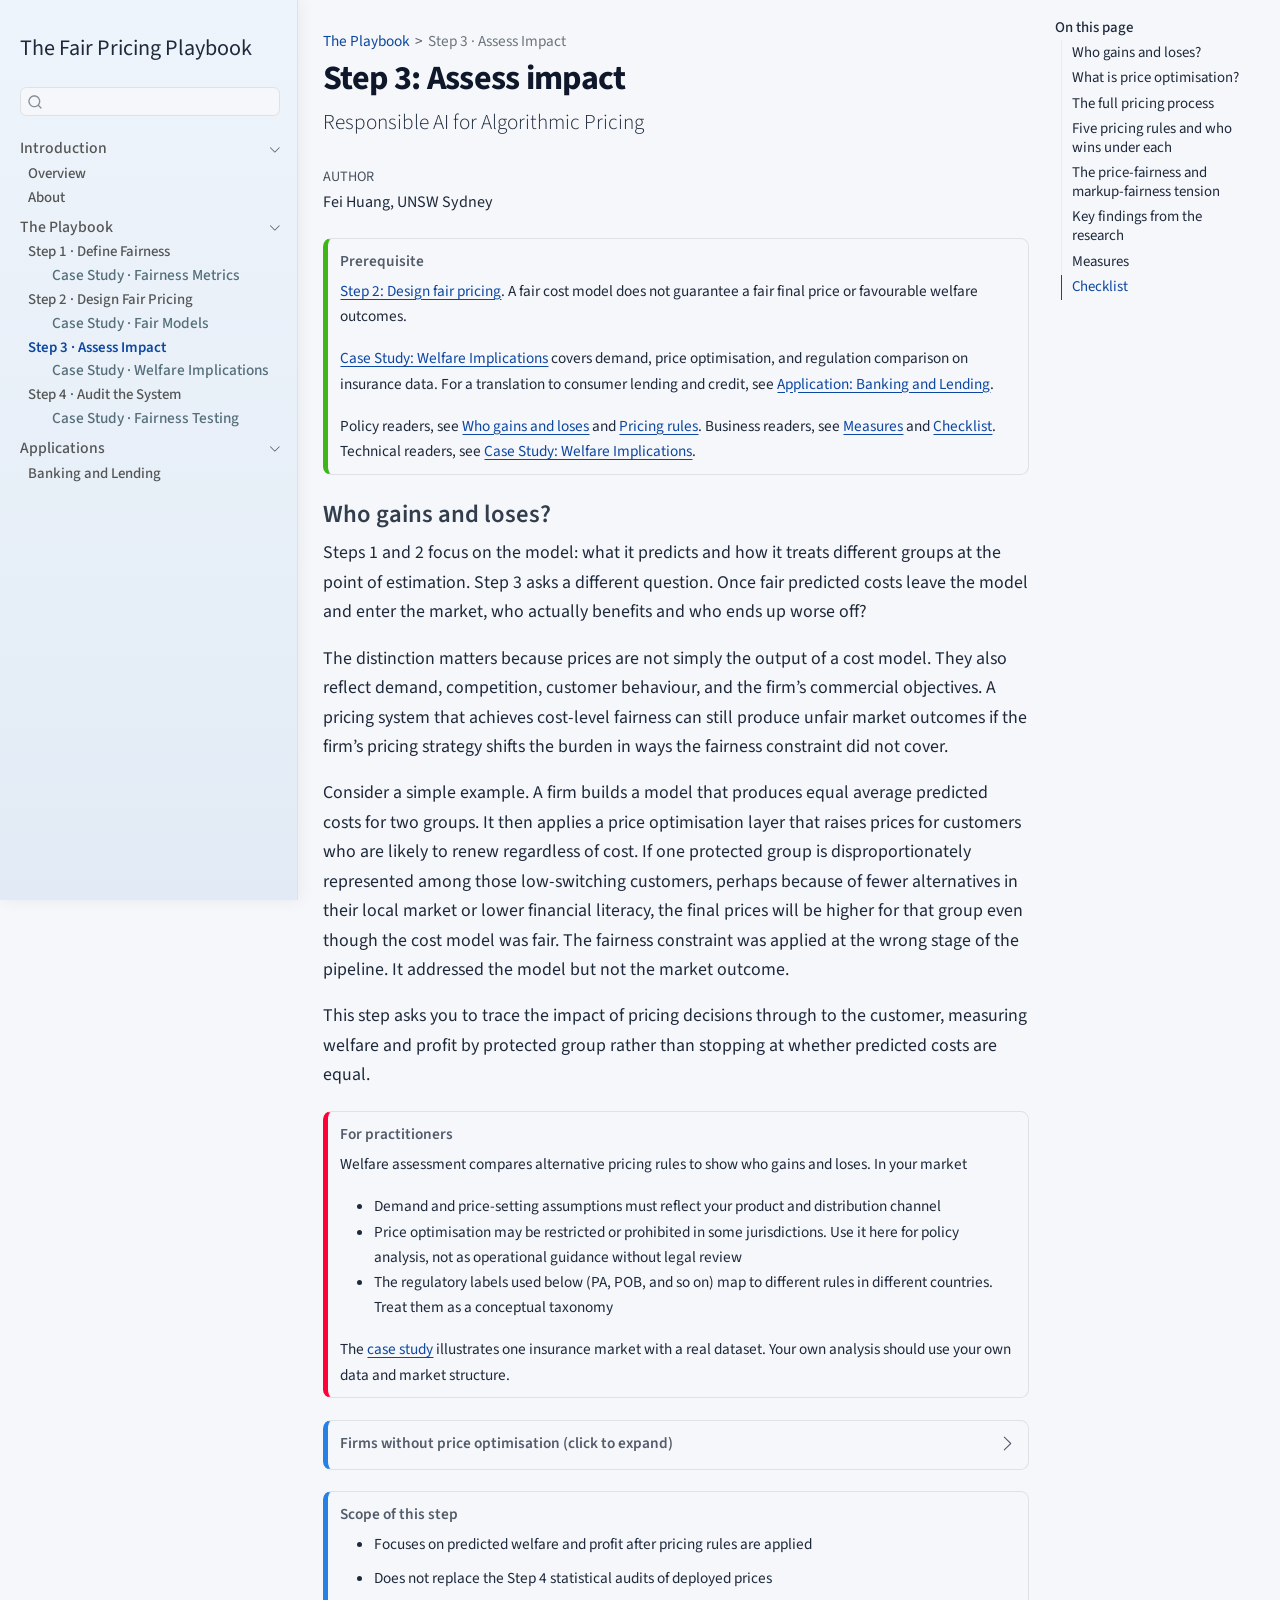
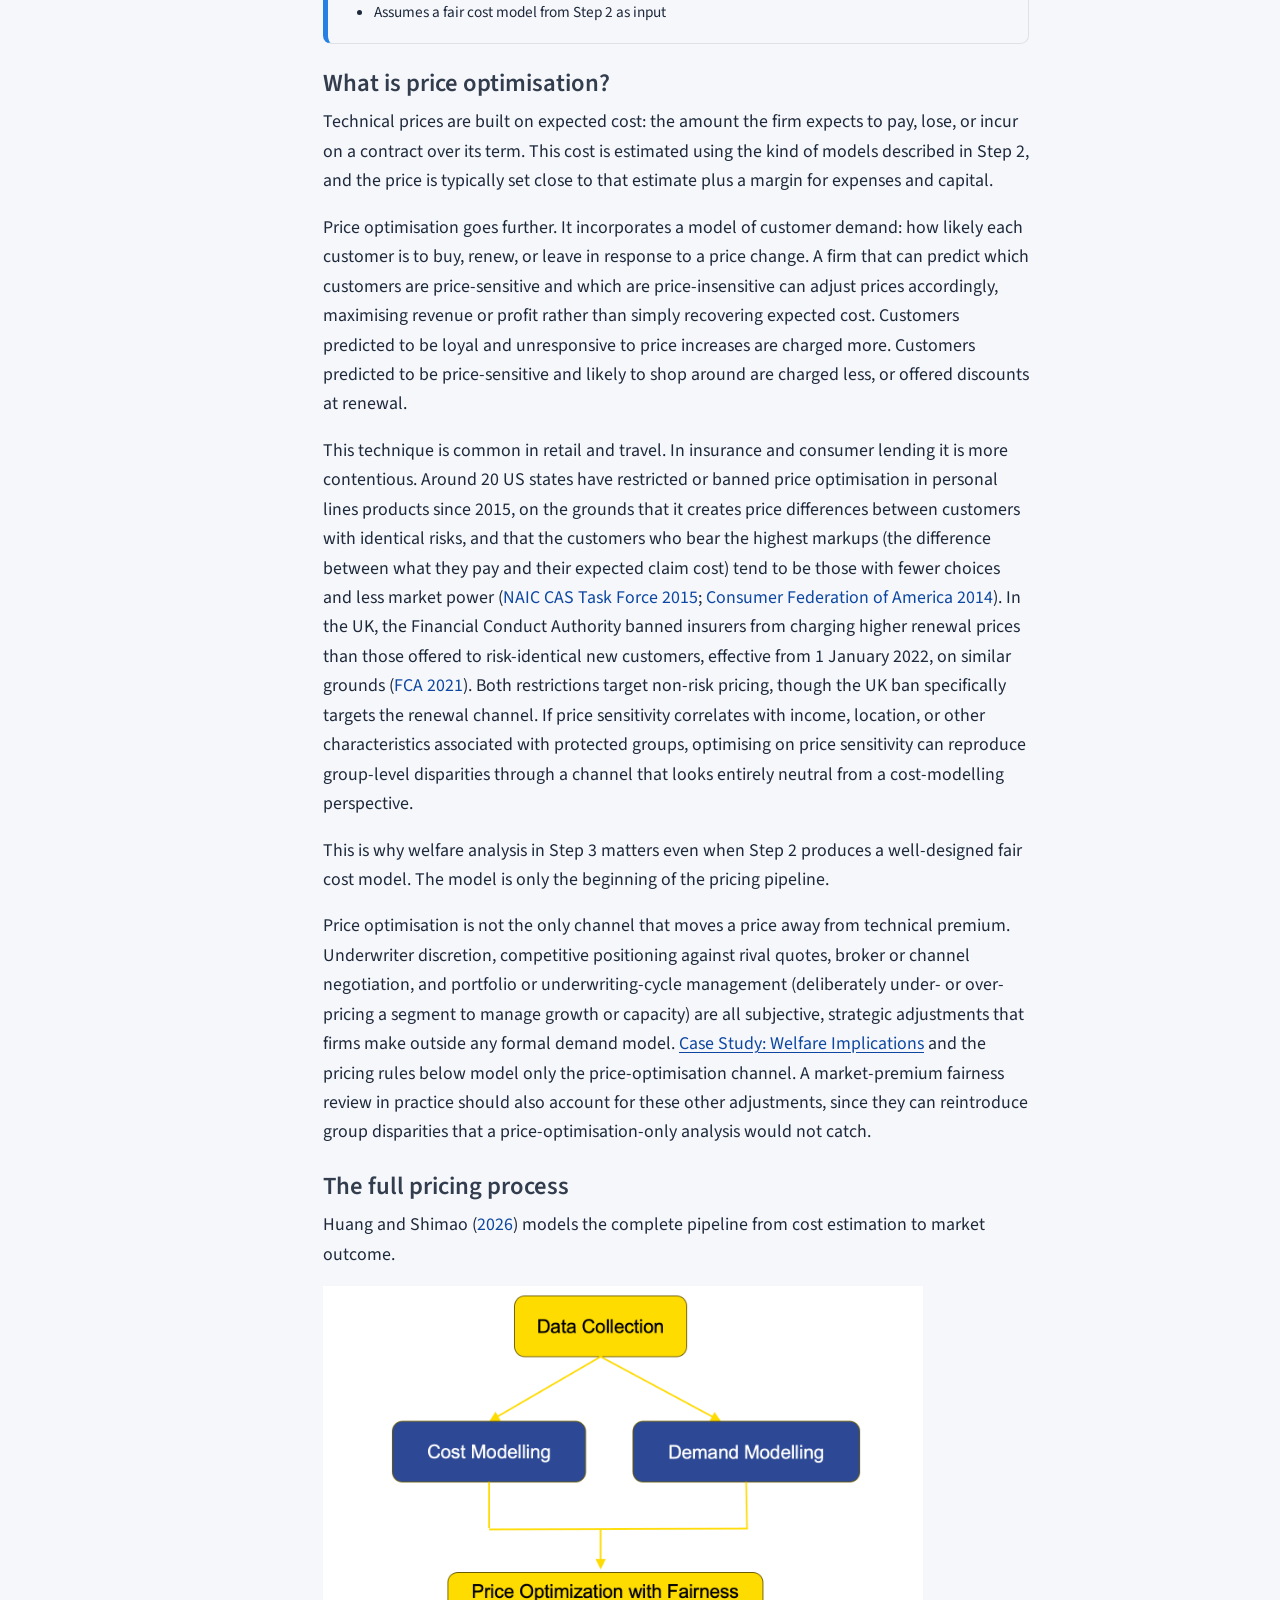
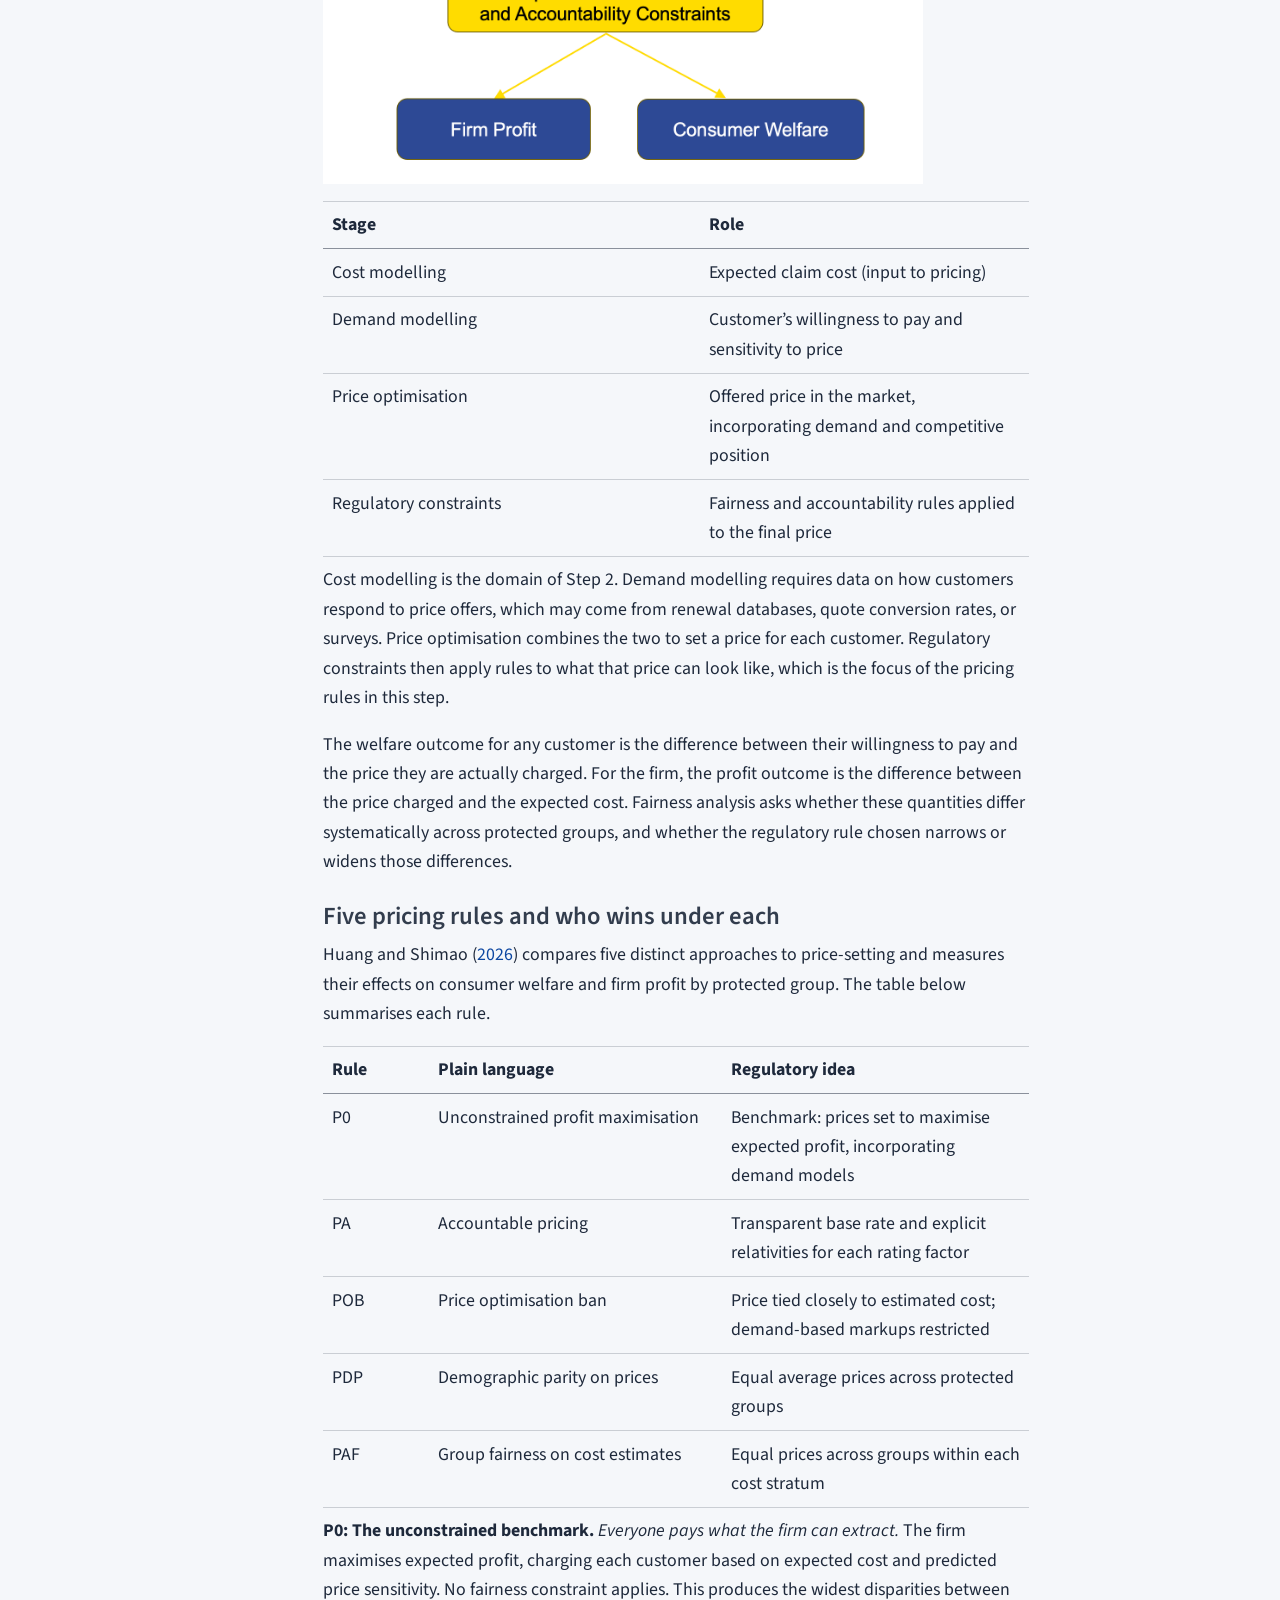
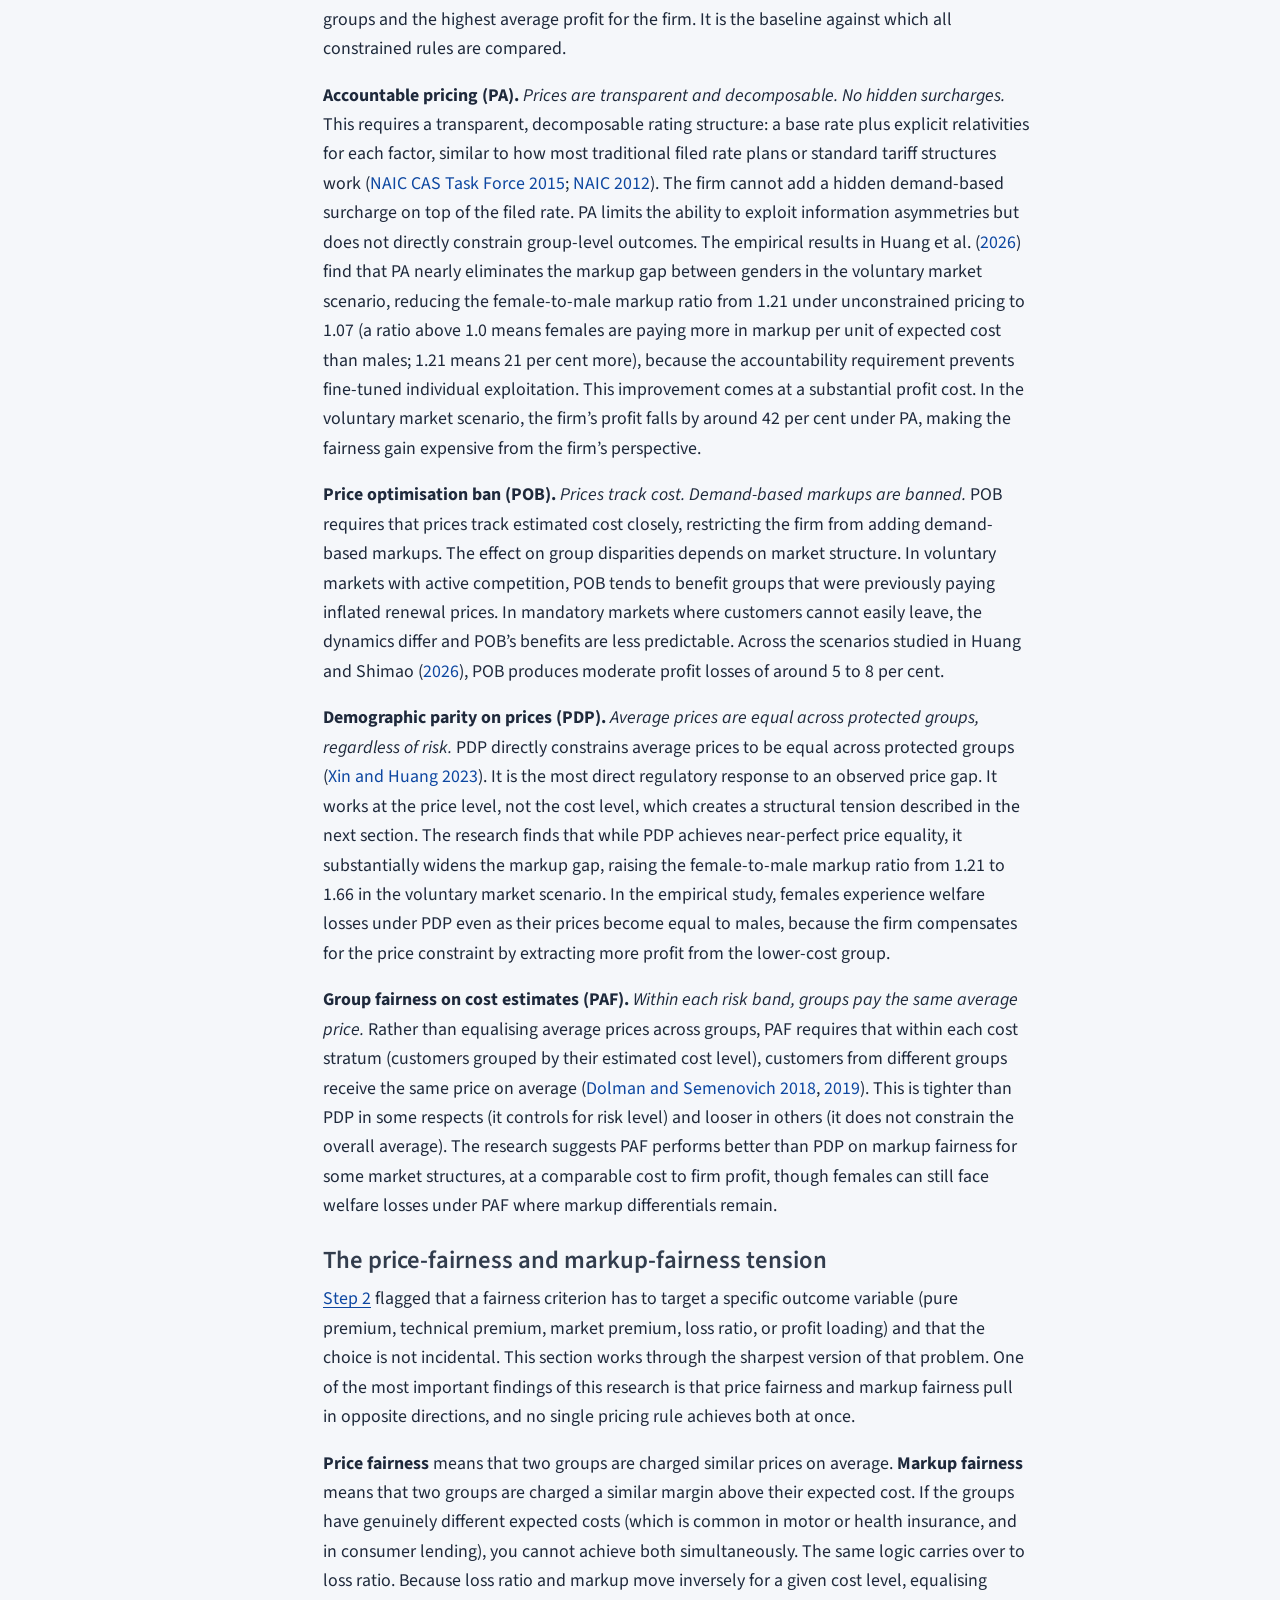
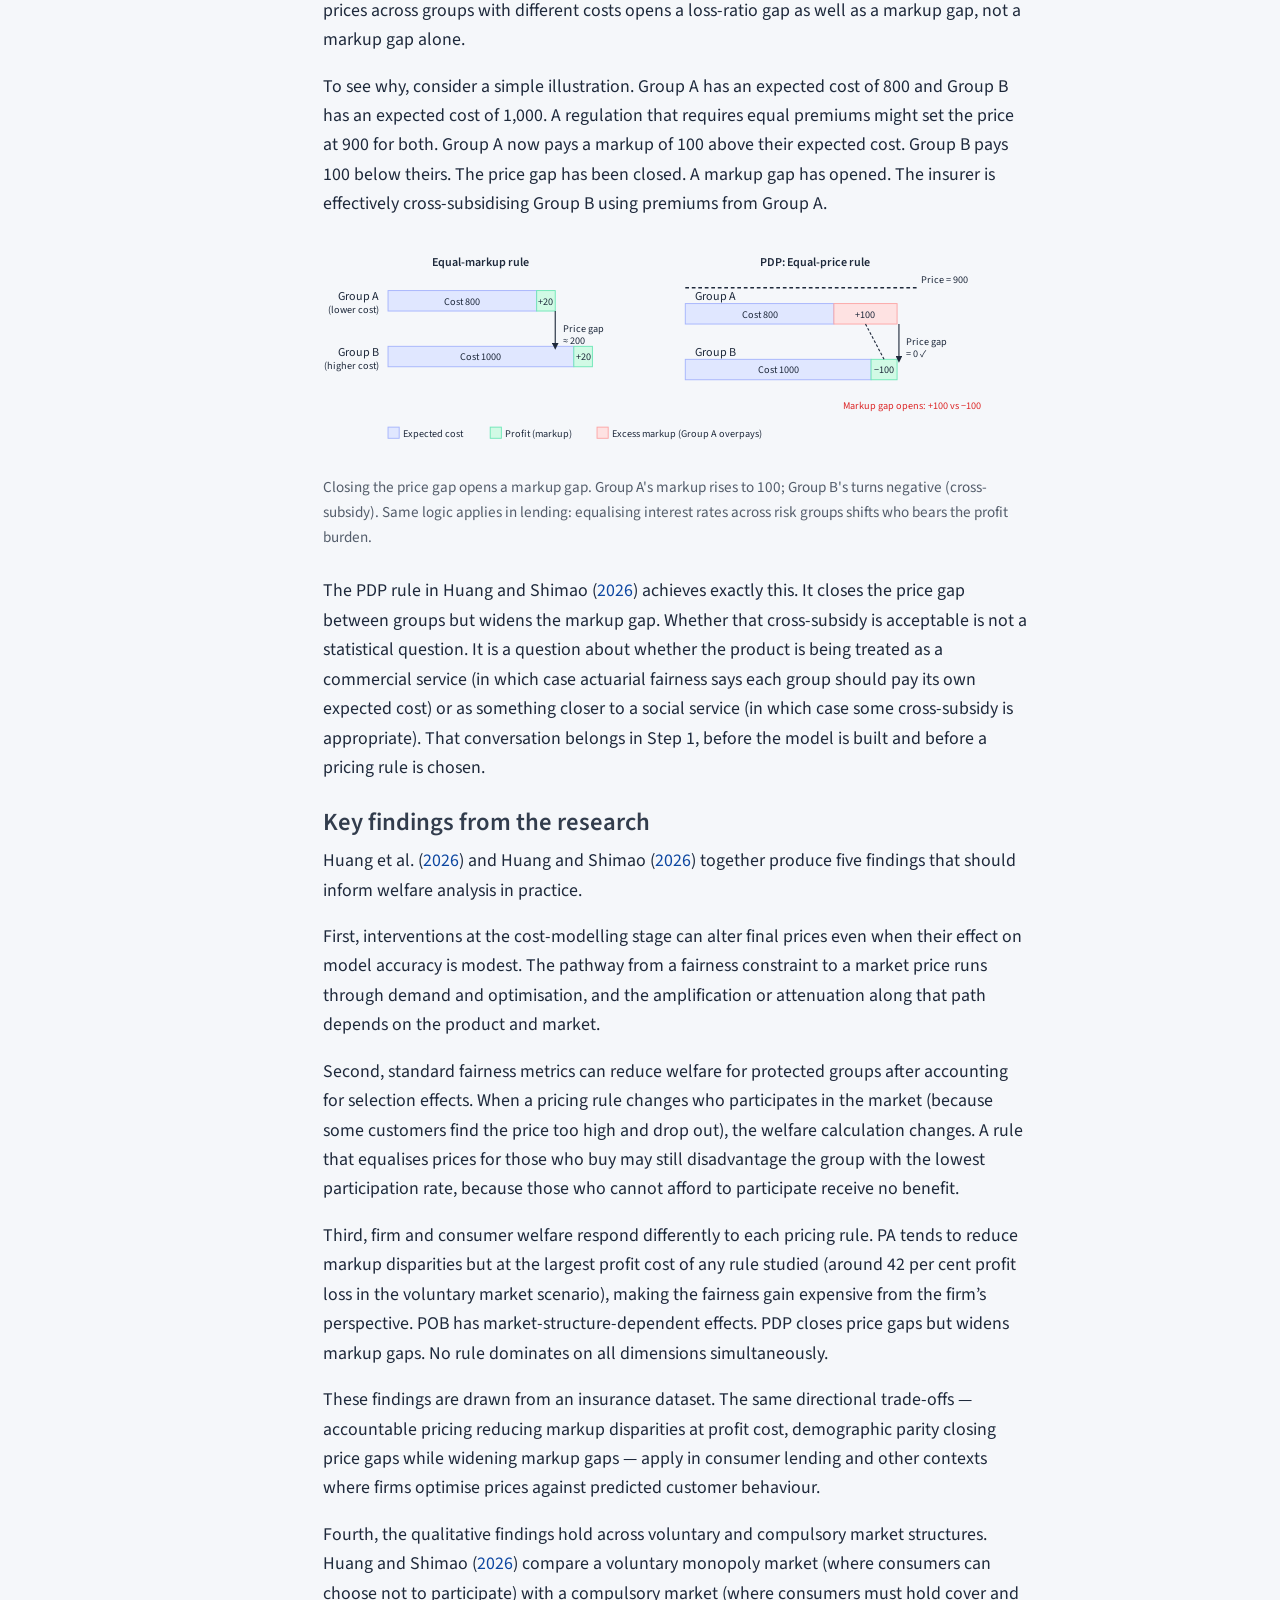
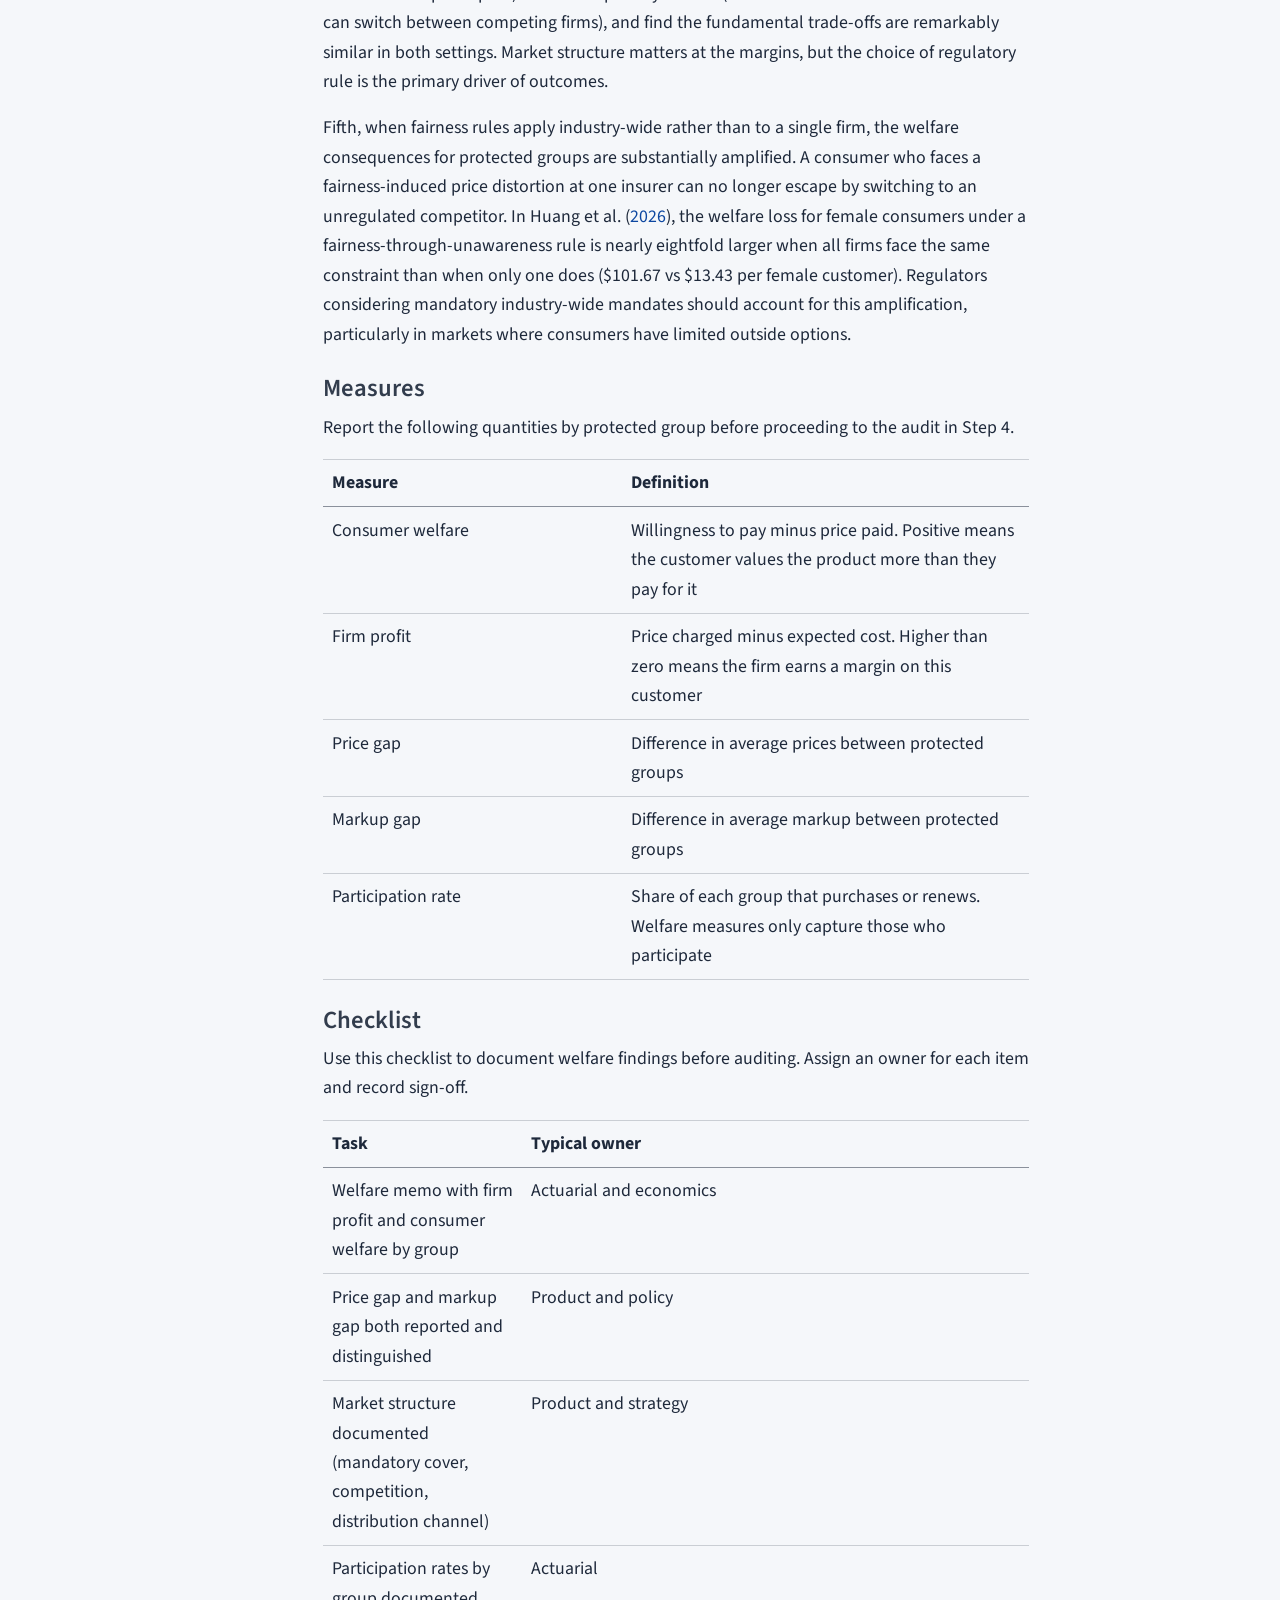
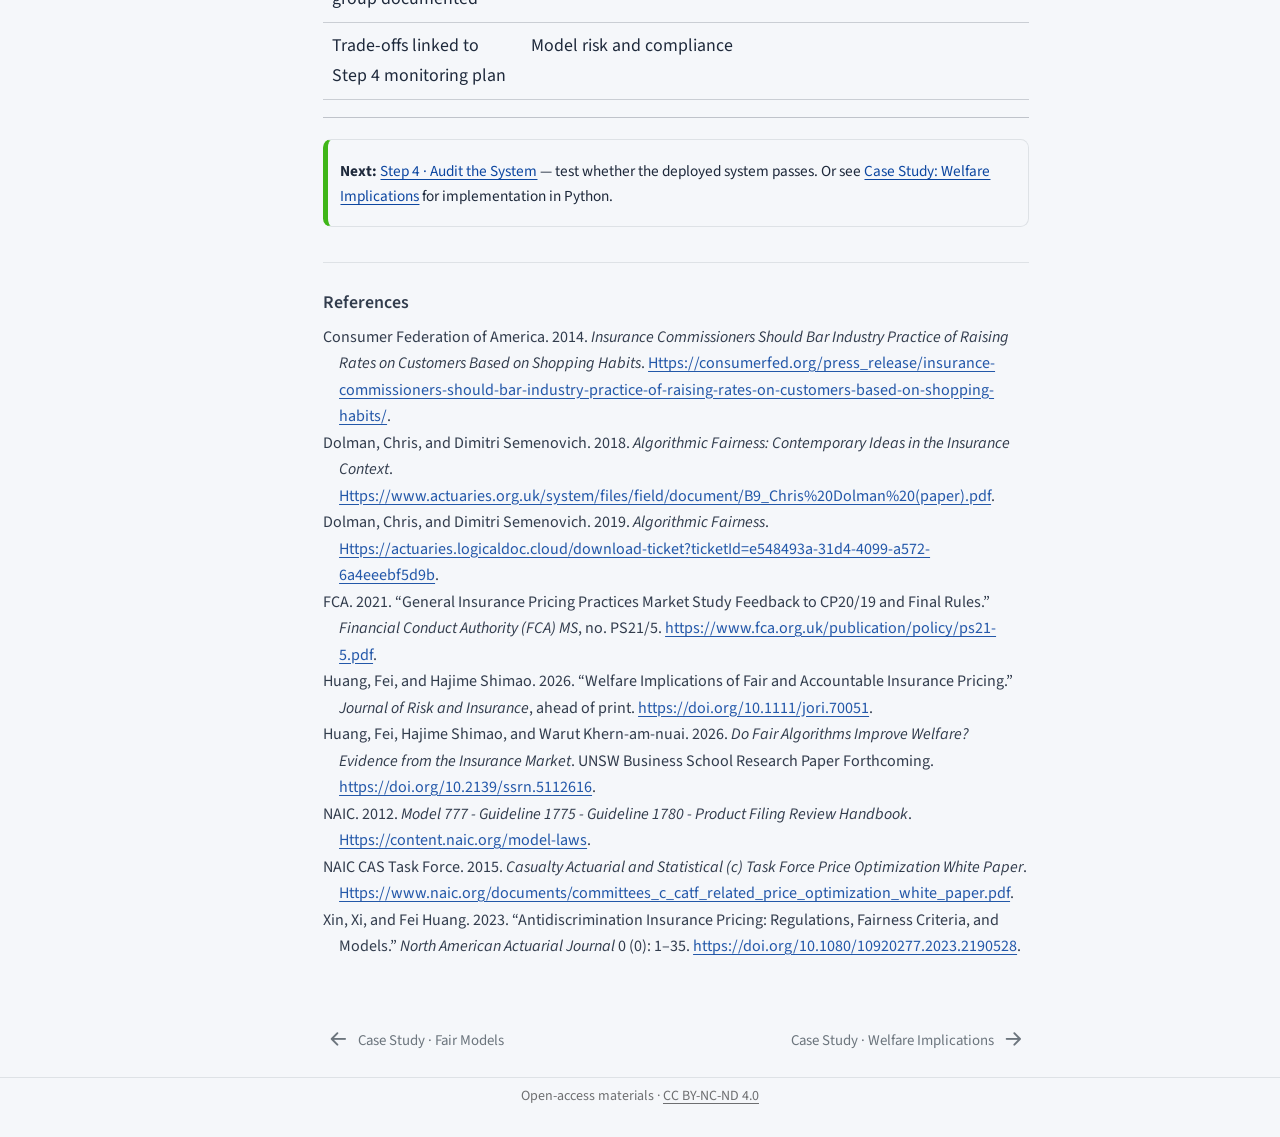
<file: docs/Playbook/Step-3-Assess-Impact.html>
<!DOCTYPE html>
<html xmlns="http://www.w3.org/1999/xhtml" lang="en" xml:lang="en"><head>

<meta charset="utf-8">
<meta name="generator" content="quarto-1.9.38">

<meta name="viewport" content="width=device-width, initial-scale=1.0, user-scalable=yes">

<meta name="author" content="Fei Huang, UNSW Sydney">

<title>Step 3: Assess impact – The Fair Pricing Playbook</title>
<style>
/* Default styles provided by pandoc.
** See https://pandoc.org/MANUAL.html#variables-for-html for config info.
*/
code{white-space: pre-wrap;}
span.smallcaps{font-variant: small-caps;}
div.columns{display: flex; gap: min(4vw, 1.5em);}
div.column{flex: auto; overflow-x: auto;}
div.hanging-indent{margin-left: 1.5em; text-indent: -1.5em;}
ul.task-list{list-style: none;}
ul.task-list li input[type="checkbox"] {
  width: 0.8em;
  margin: 0 0.8em 0.2em -1em; /* quarto-specific, see https://github.com/quarto-dev/quarto-cli/issues/4556 */ 
  vertical-align: middle;
}
/* CSS for citations */
div.csl-bib-body { }
div.csl-entry {
  clear: both;
}
.hanging-indent div.csl-entry {
  margin-left:2em;
  text-indent:-2em;
}
div.csl-left-margin {
  min-width:2em;
  float:left;
}
div.csl-right-inline {
  margin-left:2em;
  padding-left:1em;
}
div.csl-indent {
  margin-left: 2em;
}</style>


<script src="../site_libs/quarto-nav/quarto-nav.js"></script>
<script src="../site_libs/quarto-nav/headroom.min.js"></script>
<script src="../site_libs/clipboard/clipboard.min.js"></script>
<script src="../site_libs/quarto-search/autocomplete.umd.js"></script>
<script src="../site_libs/quarto-search/fuse.min.js"></script>
<script src="../site_libs/quarto-search/quarto-search.js"></script>
<meta name="quarto:offset" content="../">
<link href="../Case Study 3/case_study3.html" rel="next">
<link href="../Case Study 2/case_study2.html" rel="prev">
<script src="../site_libs/quarto-html/quarto.js" type="module"></script>
<script src="../site_libs/quarto-html/tabsets/tabsets.js" type="module"></script>
<script src="../site_libs/quarto-html/popper.min.js"></script>
<script src="../site_libs/quarto-html/tippy.umd.min.js"></script>
<script src="../site_libs/quarto-html/anchor.min.js"></script>
<link href="../site_libs/quarto-html/tippy.css" rel="stylesheet">
<link href="../site_libs/quarto-html/quarto-syntax-highlighting-2ed7f7ae727038b1aa95f4c24ad3a3a6.css" rel="stylesheet" id="quarto-text-highlighting-styles">
<script src="../site_libs/bootstrap/bootstrap.min.js"></script>
<link href="../site_libs/bootstrap/bootstrap-icons.css" rel="stylesheet">
<link href="../site_libs/bootstrap/bootstrap-f5027254edf60712a57a618aca8afeff.min.css" rel="stylesheet" append-hash="true" id="quarto-bootstrap" data-mode="light">
<script id="quarto-search-options" type="application/json">{
  "location": "sidebar",
  "copy-button": false,
  "collapse-after": 3,
  "panel-placement": "start",
  "type": "textbox",
  "limit": 50,
  "keyboard-shortcut": [
    "f",
    "/",
    "s"
  ],
  "show-item-context": false,
  "language": {
    "search-no-results-text": "No results",
    "search-matching-documents-text": "matching documents",
    "search-copy-link-title": "Copy link to search",
    "search-hide-matches-text": "Hide additional matches",
    "search-more-match-text": "more match in this document",
    "search-more-matches-text": "more matches in this document",
    "search-clear-button-title": "Clear",
    "search-text-placeholder": "",
    "search-detached-cancel-button-title": "Cancel",
    "search-submit-button-title": "Submit",
    "search-label": "Search"
  }
}</script>
<script async="" src="https://www.googletagmanager.com/gtag/js?id=G-F11HECZVN7"></script>

<script type="text/javascript">

window.dataLayer = window.dataLayer || [];
function gtag(){dataLayer.push(arguments);}
gtag('js', new Date());
gtag('config', 'G-F11HECZVN7', { 'anonymize_ip': true});
</script>


</head>

<body class="nav-sidebar docked quarto-light">

<div id="quarto-search-results"></div>
  <header id="quarto-header" class="headroom fixed-top">
  <nav class="quarto-secondary-nav">
    <div class="container-fluid d-flex">
      <button type="button" class="quarto-btn-toggle btn" data-bs-toggle="collapse" role="button" data-bs-target=".quarto-sidebar-collapse-item" aria-controls="quarto-sidebar" aria-expanded="false" aria-label="Toggle sidebar navigation" onclick="if (window.quartoToggleHeadroom) { window.quartoToggleHeadroom(); }">
        <i class="bi bi-layout-text-sidebar-reverse"></i>
      </button>
        <nav class="quarto-page-breadcrumbs" aria-label="breadcrumb"><ol class="breadcrumb"><li class="breadcrumb-item"><a href="../Playbook/Step-1-Define-Fairness.html">The Playbook</a></li><li class="breadcrumb-item"><a href="../Playbook/Step-3-Assess-Impact.html">Step 3 · Assess Impact</a></li></ol></nav>
        <a class="flex-grow-1" role="navigation" data-bs-toggle="collapse" data-bs-target=".quarto-sidebar-collapse-item" aria-controls="quarto-sidebar" aria-expanded="false" aria-label="Toggle sidebar navigation" onclick="if (window.quartoToggleHeadroom) { window.quartoToggleHeadroom(); }">      
        </a>
      <button type="button" class="btn quarto-search-button" aria-label="Search" onclick="window.quartoOpenSearch();">
        <i class="bi bi-search"></i>
      </button>
    </div>
  </nav>
</header>
<!-- content -->
<div id="quarto-content" class="quarto-container page-columns page-rows-contents page-layout-article">
<!-- sidebar -->
  <nav id="quarto-sidebar" class="sidebar collapse collapse-horizontal quarto-sidebar-collapse-item sidebar-navigation docked overflow-auto">
    <div class="pt-lg-2 mt-2 text-left sidebar-header">
    <div class="sidebar-title mb-0 py-0">
      <a href="../">The Fair Pricing Playbook</a> 
    </div>
      </div>
        <div class="mt-2 flex-shrink-0 align-items-center">
        <div class="sidebar-search">
        <div id="quarto-search" class="" title="Search"></div>
        </div>
        </div>
    <div class="sidebar-menu-container"> 
    <ul class="list-unstyled mt-1">
        <li class="sidebar-item sidebar-item-section">
      <div class="sidebar-item-container"> 
            <a class="sidebar-item-text sidebar-link text-start" data-bs-toggle="collapse" data-bs-target="#quarto-sidebar-section-1" role="navigation" aria-expanded="true">
 <span class="menu-text">Introduction</span></a>
          <a class="sidebar-item-toggle text-start" data-bs-toggle="collapse" data-bs-target="#quarto-sidebar-section-1" role="navigation" aria-expanded="true" aria-label="Toggle section">
            <i class="bi bi-chevron-right ms-2"></i>
          </a> 
      </div>
      <ul id="quarto-sidebar-section-1" class="collapse list-unstyled sidebar-section depth1 show">  
          <li class="sidebar-item">
  <div class="sidebar-item-container"> 
  <a href="../index.html" class="sidebar-item-text sidebar-link">
 <span class="menu-text">Overview</span></a>
  </div>
</li>
          <li class="sidebar-item">
  <div class="sidebar-item-container"> 
  <a href="../about.html" class="sidebar-item-text sidebar-link">
 <span class="menu-text">About</span></a>
  </div>
</li>
      </ul>
  </li>
        <li class="sidebar-item sidebar-item-section">
      <div class="sidebar-item-container"> 
            <a class="sidebar-item-text sidebar-link text-start" data-bs-toggle="collapse" data-bs-target="#quarto-sidebar-section-2" role="navigation" aria-expanded="true">
 <span class="menu-text">The Playbook</span></a>
          <a class="sidebar-item-toggle text-start" data-bs-toggle="collapse" data-bs-target="#quarto-sidebar-section-2" role="navigation" aria-expanded="true" aria-label="Toggle section">
            <i class="bi bi-chevron-right ms-2"></i>
          </a> 
      </div>
      <ul id="quarto-sidebar-section-2" class="collapse list-unstyled sidebar-section depth1 show">  
          <li class="sidebar-item">
  <div class="sidebar-item-container"> 
  <a href="../Playbook/Step-1-Define-Fairness.html" class="sidebar-item-text sidebar-link">
 <span class="menu-text">Step 1 · Define Fairness</span></a>
  </div>
</li>
          <li class="sidebar-item">
  <div class="sidebar-item-container"> 
  <a href="../Case Study 1/case_study1.html" class="sidebar-item-text sidebar-link">
 <span class="menu-text">Case Study · Fairness Metrics</span></a>
  </div>
</li>
          <li class="sidebar-item">
  <div class="sidebar-item-container"> 
  <a href="../Playbook/Step-2-Design-Fair-Pricing.html" class="sidebar-item-text sidebar-link">
 <span class="menu-text">Step 2 · Design Fair Pricing</span></a>
  </div>
</li>
          <li class="sidebar-item">
  <div class="sidebar-item-container"> 
  <a href="../Case Study 2/case_study2.html" class="sidebar-item-text sidebar-link">
 <span class="menu-text">Case Study · Fair Models</span></a>
  </div>
</li>
          <li class="sidebar-item">
  <div class="sidebar-item-container"> 
  <a href="../Playbook/Step-3-Assess-Impact.html" class="sidebar-item-text sidebar-link active">
 <span class="menu-text">Step 3 · Assess Impact</span></a>
  </div>
</li>
          <li class="sidebar-item">
  <div class="sidebar-item-container"> 
  <a href="../Case Study 3/case_study3.html" class="sidebar-item-text sidebar-link">
 <span class="menu-text">Case Study · Welfare Implications</span></a>
  </div>
</li>
          <li class="sidebar-item">
  <div class="sidebar-item-container"> 
  <a href="../Playbook/Step-4-Audit-the-System.html" class="sidebar-item-text sidebar-link">
 <span class="menu-text">Step 4 · Audit the System</span></a>
  </div>
</li>
          <li class="sidebar-item">
  <div class="sidebar-item-container"> 
  <a href="../Case Study 4/case_study4.html" class="sidebar-item-text sidebar-link">
 <span class="menu-text">Case Study · Fairness Testing</span></a>
  </div>
</li>
      </ul>
  </li>
        <li class="sidebar-item sidebar-item-section">
      <div class="sidebar-item-container"> 
            <a class="sidebar-item-text sidebar-link text-start" data-bs-toggle="collapse" data-bs-target="#quarto-sidebar-section-3" role="navigation" aria-expanded="true">
 <span class="menu-text">Applications</span></a>
          <a class="sidebar-item-toggle text-start" data-bs-toggle="collapse" data-bs-target="#quarto-sidebar-section-3" role="navigation" aria-expanded="true" aria-label="Toggle section">
            <i class="bi bi-chevron-right ms-2"></i>
          </a> 
      </div>
      <ul id="quarto-sidebar-section-3" class="collapse list-unstyled sidebar-section depth1 show">  
          <li class="sidebar-item">
  <div class="sidebar-item-container"> 
  <a href="../Applications/Banking.html" class="sidebar-item-text sidebar-link">
 <span class="menu-text">Banking and Lending</span></a>
  </div>
</li>
      </ul>
  </li>
    </ul>
    </div>
</nav>
<div id="quarto-sidebar-glass" class="quarto-sidebar-collapse-item" data-bs-toggle="collapse" data-bs-target=".quarto-sidebar-collapse-item"></div>
<!-- margin-sidebar -->
    <div id="quarto-margin-sidebar" class="sidebar margin-sidebar">
        <nav id="TOC" role="doc-toc" class="toc-active">
    <h2 id="toc-title">On this page</h2>
   
  <ul>
  <li><a href="#who-gains-and-loses" id="toc-who-gains-and-loses" class="nav-link active" data-scroll-target="#who-gains-and-loses">Who gains and loses?</a></li>
  <li><a href="#price-optimisation" id="toc-price-optimisation" class="nav-link" data-scroll-target="#price-optimisation">What is price optimisation?</a></li>
  <li><a href="#full-pricing-process" id="toc-full-pricing-process" class="nav-link" data-scroll-target="#full-pricing-process">The full pricing process</a></li>
  <li><a href="#pricing-rules" id="toc-pricing-rules" class="nav-link" data-scroll-target="#pricing-rules">Five pricing rules and who wins under each</a></li>
  <li><a href="#price-markup-tension" id="toc-price-markup-tension" class="nav-link" data-scroll-target="#price-markup-tension">The price-fairness and markup-fairness tension</a></li>
  <li><a href="#key-findings" id="toc-key-findings" class="nav-link" data-scroll-target="#key-findings">Key findings from the research</a></li>
  <li><a href="#measures" id="toc-measures" class="nav-link" data-scroll-target="#measures">Measures</a></li>
  <li><a href="#checklist" id="toc-checklist" class="nav-link" data-scroll-target="#checklist">Checklist</a></li>
  </ul>
</nav>
    </div>
<!-- main -->
<main class="content" id="quarto-document-content">

<header id="title-block-header" class="quarto-title-block default"><nav class="quarto-page-breadcrumbs quarto-title-breadcrumbs d-none d-lg-block" aria-label="breadcrumb"><ol class="breadcrumb"><li class="breadcrumb-item"><a href="../Playbook/Step-1-Define-Fairness.html">The Playbook</a></li><li class="breadcrumb-item"><a href="../Playbook/Step-3-Assess-Impact.html">Step 3 · Assess Impact</a></li></ol></nav>
<div class="quarto-title">
<h1 class="title">Step 3: Assess impact</h1>
<p class="subtitle lead">Responsible AI for Algorithmic Pricing</p>
</div>



<div class="quarto-title-meta">

    <div>
    <div class="quarto-title-meta-heading">Author</div>
    <div class="quarto-title-meta-contents">
             <p>Fei Huang, UNSW Sydney </p>
          </div>
  </div>
    
  
    
  </div>
  


</header>


<div class="callout callout-style-simple callout-tip no-icon callout-titled">
<div class="callout-header d-flex align-content-center">
<div class="callout-icon-container">
<i class="callout-icon no-icon"></i>
</div>
<div class="callout-title-container flex-fill">
<span class="screen-reader-only">Tip</span>Prerequisite
</div>
</div>
<div class="callout-body-container callout-body">
<p><a href="Step-2-Design-Fair-Pricing.html">Step 2: Design fair pricing</a>. A fair cost model does not guarantee a fair final price or favourable welfare outcomes.</p>
<p><a href="../Case Study 3/case_study3.html">Case Study: Welfare Implications</a> covers demand, price optimisation, and regulation comparison on insurance data. For a translation to consumer lending and credit, see <a href="../Applications/Banking.html">Application: Banking and Lending</a>.</p>
<p>Policy readers, see <a href="#who-gains-and-loses">Who gains and loses</a> and <a href="#pricing-rules">Pricing rules</a>. Business readers, see <a href="#measures">Measures</a> and <a href="#checklist">Checklist</a>. Technical readers, see <a href="../Case Study 3/case_study3.html">Case Study: Welfare Implications</a>.</p>
</div>
</div>
<section id="who-gains-and-loses" class="level3">
<h3 class="anchored" data-anchor-id="who-gains-and-loses">Who gains and loses?</h3>
<p>Steps 1 and 2 focus on the model: what it predicts and how it treats different groups at the point of estimation. Step 3 asks a different question. Once fair predicted costs leave the model and enter the market, who actually benefits and who ends up worse off?</p>
<p>The distinction matters because prices are not simply the output of a cost model. They also reflect demand, competition, customer behaviour, and the firm’s commercial objectives. A pricing system that achieves cost-level fairness can still produce unfair market outcomes if the firm’s pricing strategy shifts the burden in ways the fairness constraint did not cover.</p>
<p>Consider a simple example. A firm builds a model that produces equal average predicted costs for two groups. It then applies a price optimisation layer that raises prices for customers who are likely to renew regardless of cost. If one protected group is disproportionately represented among those low-switching customers, perhaps because of fewer alternatives in their local market or lower financial literacy, the final prices will be higher for that group even though the cost model was fair. The fairness constraint was applied at the wrong stage of the pipeline. It addressed the model but not the market outcome.</p>
<p>This step asks you to trace the impact of pricing decisions through to the customer, measuring welfare and profit by protected group rather than stopping at whether predicted costs are equal.</p>
<div class="callout callout-style-simple callout-important no-icon callout-titled">
<div class="callout-header d-flex align-content-center">
<div class="callout-icon-container">
<i class="callout-icon no-icon"></i>
</div>
<div class="callout-title-container flex-fill">
<span class="screen-reader-only">Important</span>For practitioners
</div>
</div>
<div class="callout-body-container callout-body">
<p>Welfare assessment compares alternative pricing rules to show who gains and loses. In your market</p>
<ul>
<li>Demand and price-setting assumptions must reflect your product and distribution channel</li>
<li>Price optimisation may be restricted or prohibited in some jurisdictions. Use it here for policy analysis, not as operational guidance without legal review</li>
<li>The regulatory labels used below (PA, POB, and so on) map to different rules in different countries. Treat them as a conceptual taxonomy</li>
</ul>
<p>The <a href="../Case Study 3/case_study3.html">case study</a> illustrates one insurance market with a real dataset. Your own analysis should use your own data and market structure.</p>
</div>
</div>
<div class="callout callout-style-simple callout-note no-icon callout-titled">
<div class="callout-header d-flex align-content-center collapsed" data-bs-toggle="collapse" data-bs-target=".callout-3-contents" aria-controls="callout-3" aria-expanded="false" aria-label="Toggle callout">
<div class="callout-icon-container">
<i class="callout-icon no-icon"></i>
</div>
<div class="callout-title-container flex-fill">
<span class="screen-reader-only">Note</span>Firms without price optimisation (click to expand)
</div>
<div class="callout-btn-toggle d-inline-block border-0 py-1 ps-1 pe-0 float-end"><i class="callout-toggle"></i></div>
</div>
<div id="callout-3" class="callout-3-contents callout-collapse collapse">
<div class="callout-body-container callout-body">
<p>Welfare analysis applies even if your pricing process does not include a demand model or optimisation layer. Without price optimisation, the pipeline simplifies to expected cost plus a loading for expenses and profit. The welfare questions remain the same. The analysis is more straightforward.</p>
<p><strong>What to measure.</strong> For each model design from Step 2 (M0, MU, MCDP, MC), compute average prices and markups by protected group. The markup is the difference between the price charged and the expected cost: the loading the customer pays above their risk. Check whether the loading is applied uniformly across groups or whether it varies by factors that correlate with protected attributes, even unintentionally.</p>
<p><em>Firm profit</em> per customer is the price minus the expected cost. This can be computed directly from the pricing model and the filed or quoted price, and averaged by protected group. A markup gap exists if one group systematically pays a higher loading per unit of expected cost than another.</p>
<p><em>Consumer welfare</em> is willingness to pay minus the price charged. Willingness to pay is not directly observed without a demand model, but it can be approximated in several ways. If the market is reasonably competitive, the current price is a rough proxy for willingness to pay for continuing customers, who revealed by their decision to buy or renew that they value cover at least at that price. Renewal rates by group provide a related signal: a group with lower renewal rates at the same price may have lower willingness to pay or fewer alternatives. Where competitor quotes are available, the gap between the firm’s price and the market price gives another approximation. In the absence of any demand data, reporting firm profit by group is the minimum useful output. Consumer welfare can then be flagged as a qualitative risk rather than a precise estimate.</p>
<p><strong>Cross-subsidy under fairness rules.</strong> The five pricing rules below (P0 through PAF) can be read as a policy analysis frame rather than an operational description. For example, asking what demographic parity on prices (PDP) would require tells you which group would cross-subsidise the other and by how much, even if you never run an optimisation model to implement it.</p>
<p><strong>Participation effects.</strong> Without a demand model, participation effects cannot be quantified precisely, but they should still be considered qualitatively: are there groups for whom the fair-model price is substantially higher than under the baseline, and might that affect their ability or willingness to retain cover?</p>
<p><strong>Practical output.</strong> A welfare memo for a firm without price optimisation can compare price and markup distributions by group across model designs, document any cross-subsidy implications, and note participation risks (without requiring demand data or an optimisation solver).</p>
</div>
</div>
</div>
<div class="callout callout-style-simple callout-note no-icon callout-titled">
<div class="callout-header d-flex align-content-center">
<div class="callout-icon-container">
<i class="callout-icon no-icon"></i>
</div>
<div class="callout-title-container flex-fill">
<span class="screen-reader-only">Note</span>Scope of this step
</div>
</div>
<div class="callout-body-container callout-body">
<ul>
<li>Focuses on predicted welfare and profit after pricing rules are applied</li>
<li>Does not replace the Step 4 statistical audits of deployed prices</li>
<li>Assumes a fair cost model from Step 2 as input</li>
</ul>
</div>
</div>
</section>
<section id="price-optimisation" class="level3">
<h3 class="anchored" data-anchor-id="price-optimisation">What is price optimisation?</h3>
<p>Technical prices are built on expected cost: the amount the firm expects to pay, lose, or incur on a contract over its term. This cost is estimated using the kind of models described in Step 2, and the price is typically set close to that estimate plus a margin for expenses and capital.</p>
<p>Price optimisation goes further. It incorporates a model of customer demand: how likely each customer is to buy, renew, or leave in response to a price change. A firm that can predict which customers are price-sensitive and which are price-insensitive can adjust prices accordingly, maximising revenue or profit rather than simply recovering expected cost. Customers predicted to be loyal and unresponsive to price increases are charged more. Customers predicted to be price-sensitive and likely to shop around are charged less, or offered discounts at renewal.</p>
<p>This technique is common in retail and travel. In insurance and consumer lending it is more contentious. Around 20 US states have restricted or banned price optimisation in personal lines products since 2015, on the grounds that it creates price differences between customers with identical risks, and that the customers who bear the highest markups (the difference between what they pay and their expected claim cost) tend to be those with fewer choices and less market power <span class="citation" data-cites="POWhitePaper CFA">(<a href="#ref-POWhitePaper" role="doc-biblioref">NAIC CAS Task Force 2015</a>; <a href="#ref-CFA" role="doc-biblioref">Consumer Federation of America 2014</a>)</span>. In the UK, the Financial Conduct Authority banned insurers from charging higher renewal prices than those offered to risk-identical new customers, effective from 1 January 2022, on similar grounds <span class="citation" data-cites="FCA2021Rule">(<a href="#ref-FCA2021Rule" role="doc-biblioref">FCA 2021</a>)</span>. Both restrictions target non-risk pricing, though the UK ban specifically targets the renewal channel. If price sensitivity correlates with income, location, or other characteristics associated with protected groups, optimising on price sensitivity can reproduce group-level disparities through a channel that looks entirely neutral from a cost-modelling perspective.</p>
<p>This is why welfare analysis in Step 3 matters even when Step 2 produces a well-designed fair cost model. The model is only the beginning of the pricing pipeline.</p>
<p>Price optimisation is not the only channel that moves a price away from technical premium. Underwriter discretion, competitive positioning against rival quotes, broker or channel negotiation, and portfolio or underwriting-cycle management (deliberately under- or over-pricing a segment to manage growth or capacity) are all subjective, strategic adjustments that firms make outside any formal demand model. <a href="../Case Study 3/case_study3.html">Case Study: Welfare Implications</a> and the pricing rules below model only the price-optimisation channel. A market-premium fairness review in practice should also account for these other adjustments, since they can reintroduce group disparities that a price-optimisation-only analysis would not catch.</p>
</section>
<section id="full-pricing-process" class="level3">
<h3 class="anchored" data-anchor-id="full-pricing-process">The full pricing process</h3>
<p><span class="citation" data-cites="huang2026welfareaccountable">Huang and Shimao (<a href="#ref-huang2026welfareaccountable" role="doc-biblioref">2026</a>)</span> models the complete pipeline from cost estimation to market outcome.</p>
<p><img src="plot/pricing-flow.png" class="img-fluid" style="width:85.0%" alt="Pricing flow: data collection, cost and demand modelling, price optimisation with fairness constraints, firm profit and consumer welfare"></p>
<table class="caption-top table">
<colgroup>
<col style="width: 53%">
<col style="width: 46%">
</colgroup>
<thead>
<tr class="header">
<th>Stage</th>
<th>Role</th>
</tr>
</thead>
<tbody>
<tr class="odd">
<td>Cost modelling</td>
<td>Expected claim cost (input to pricing)</td>
</tr>
<tr class="even">
<td>Demand modelling</td>
<td>Customer’s willingness to pay and sensitivity to price</td>
</tr>
<tr class="odd">
<td>Price optimisation</td>
<td>Offered price in the market, incorporating demand and competitive position</td>
</tr>
<tr class="even">
<td>Regulatory constraints</td>
<td>Fairness and accountability rules applied to the final price</td>
</tr>
</tbody>
</table>
<p>Cost modelling is the domain of Step 2. Demand modelling requires data on how customers respond to price offers, which may come from renewal databases, quote conversion rates, or surveys. Price optimisation combines the two to set a price for each customer. Regulatory constraints then apply rules to what that price can look like, which is the focus of the pricing rules in this step.</p>
<p>The welfare outcome for any customer is the difference between their willingness to pay and the price they are actually charged. For the firm, the profit outcome is the difference between the price charged and the expected cost. Fairness analysis asks whether these quantities differ systematically across protected groups, and whether the regulatory rule chosen narrows or widens those differences.</p>
</section>
<section id="pricing-rules" class="level3">
<h3 class="anchored" data-anchor-id="pricing-rules">Five pricing rules and who wins under each</h3>
<p><span class="citation" data-cites="huang2026welfareaccountable">Huang and Shimao (<a href="#ref-huang2026welfareaccountable" role="doc-biblioref">2026</a>)</span> compares five distinct approaches to price-setting and measures their effects on consumer welfare and firm profit by protected group. The table below summarises each rule.</p>
<table class="caption-top table">
<colgroup>
<col style="width: 15%">
<col style="width: 41%">
<col style="width: 43%">
</colgroup>
<thead>
<tr class="header">
<th>Rule</th>
<th>Plain language</th>
<th>Regulatory idea</th>
</tr>
</thead>
<tbody>
<tr class="odd">
<td>P0</td>
<td>Unconstrained profit maximisation</td>
<td>Benchmark: prices set to maximise expected profit, incorporating demand models</td>
</tr>
<tr class="even">
<td>PA</td>
<td>Accountable pricing</td>
<td>Transparent base rate and explicit relativities for each rating factor</td>
</tr>
<tr class="odd">
<td>POB</td>
<td>Price optimisation ban</td>
<td>Price tied closely to estimated cost; demand-based markups restricted</td>
</tr>
<tr class="even">
<td>PDP</td>
<td>Demographic parity on prices</td>
<td>Equal average prices across protected groups</td>
</tr>
<tr class="odd">
<td>PAF</td>
<td>Group fairness on cost estimates</td>
<td>Equal prices across groups within each cost stratum</td>
</tr>
</tbody>
</table>
<p><strong>P0: The unconstrained benchmark.</strong> <em>Everyone pays what the firm can extract.</em> The firm maximises expected profit, charging each customer based on expected cost and predicted price sensitivity. No fairness constraint applies. This produces the widest disparities between groups and the highest average profit for the firm. It is the baseline against which all constrained rules are compared.</p>
<p><strong>Accountable pricing (PA).</strong> <em>Prices are transparent and decomposable. No hidden surcharges.</em> This requires a transparent, decomposable rating structure: a base rate plus explicit relativities for each factor, similar to how most traditional filed rate plans or standard tariff structures work <span class="citation" data-cites="POWhitePaper NAIC2012">(<a href="#ref-POWhitePaper" role="doc-biblioref">NAIC CAS Task Force 2015</a>; <a href="#ref-NAIC2012" role="doc-biblioref">NAIC 2012</a>)</span>. The firm cannot add a hidden demand-based surcharge on top of the filed rate. PA limits the ability to exploit information asymmetries but does not directly constrain group-level outcomes. The empirical results in <span class="citation" data-cites="huang2026welfarealgorithms">Huang et al. (<a href="#ref-huang2026welfarealgorithms" role="doc-biblioref">2026</a>)</span> find that PA nearly eliminates the markup gap between genders in the voluntary market scenario, reducing the female-to-male markup ratio from 1.21 under unconstrained pricing to 1.07 (a ratio above 1.0 means females are paying more in markup per unit of expected cost than males; 1.21 means 21 per cent more), because the accountability requirement prevents fine-tuned individual exploitation. This improvement comes at a substantial profit cost. In the voluntary market scenario, the firm’s profit falls by around 42 per cent under PA, making the fairness gain expensive from the firm’s perspective.</p>
<p><strong>Price optimisation ban (POB).</strong> <em>Prices track cost. Demand-based markups are banned.</em> POB requires that prices track estimated cost closely, restricting the firm from adding demand-based markups. The effect on group disparities depends on market structure. In voluntary markets with active competition, POB tends to benefit groups that were previously paying inflated renewal prices. In mandatory markets where customers cannot easily leave, the dynamics differ and POB’s benefits are less predictable. Across the scenarios studied in <span class="citation" data-cites="huang2026welfareaccountable">Huang and Shimao (<a href="#ref-huang2026welfareaccountable" role="doc-biblioref">2026</a>)</span>, POB produces moderate profit losses of around 5 to 8 per cent.</p>
<p><strong>Demographic parity on prices (PDP).</strong> <em>Average prices are equal across protected groups, regardless of risk.</em> PDP directly constrains average prices to be equal across protected groups <span class="citation" data-cites="xin2022">(<a href="#ref-xin2022" role="doc-biblioref">Xin and Huang 2023</a>)</span>. It is the most direct regulatory response to an observed price gap. It works at the price level, not the cost level, which creates a structural tension described in the next section. The research finds that while PDP achieves near-perfect price equality, it substantially widens the markup gap, raising the female-to-male markup ratio from 1.21 to 1.66 in the voluntary market scenario. In the empirical study, females experience welfare losses under PDP even as their prices become equal to males, because the firm compensates for the price constraint by extracting more profit from the lower-cost group.</p>
<p><strong>Group fairness on cost estimates (PAF).</strong> <em>Within each risk band, groups pay the same average price.</em> Rather than equalising average prices across groups, PAF requires that within each cost stratum (customers grouped by their estimated cost level), customers from different groups receive the same price on average <span class="citation" data-cites="dolman2018algorithmicIFOA dolman2019summit">(<a href="#ref-dolman2018algorithmicIFOA" role="doc-biblioref">Dolman and Semenovich 2018</a>, <a href="#ref-dolman2019summit" role="doc-biblioref">2019</a>)</span>. This is tighter than PDP in some respects (it controls for risk level) and looser in others (it does not constrain the overall average). The research suggests PAF performs better than PDP on markup fairness for some market structures, at a comparable cost to firm profit, though females can still face welfare losses under PAF where markup differentials remain.</p>
</section>
<section id="price-markup-tension" class="level3">
<h3 class="anchored" data-anchor-id="price-markup-tension">The price-fairness and markup-fairness tension</h3>
<p><a href="Step-2-Design-Fair-Pricing.html#scope-of-this-step">Step 2</a> flagged that a fairness criterion has to target a specific outcome variable (pure premium, technical premium, market premium, loss ratio, or profit loading) and that the choice is not incidental. This section works through the sharpest version of that problem. One of the most important findings of this research is that price fairness and markup fairness pull in opposite directions, and no single pricing rule achieves both at once.</p>
<p><strong>Price fairness</strong> means that two groups are charged similar prices on average. <strong>Markup fairness</strong> means that two groups are charged a similar margin above their expected cost. If the groups have genuinely different expected costs (which is common in motor or health insurance, and in consumer lending), you cannot achieve both simultaneously. The same logic carries over to loss ratio. Because loss ratio and markup move inversely for a given cost level, equalising prices across groups with different costs opens a loss-ratio gap as well as a markup gap, not a markup gap alone.</p>
<p>To see why, consider a simple illustration. Group A has an expected cost of 800 and Group B has an expected cost of 1,000. A regulation that requires equal premiums might set the price at 900 for both. Group A now pays a markup of 100 above their expected cost. Group B pays 100 below theirs. The price gap has been closed. A markup gap has opened. The insurer is effectively cross-subsidising Group B using premiums from Group A.</p>
<figure style="margin: 1.5em 0;" class="figure">
<svg viewbox="0 0 760 240" xmlns="http://www.w3.org/2000/svg" style="width:100%;max-width:760px;font-family:inherit;">
  <style>
    .label { font-size: 13px; fill: currentColor; }
    .small  { font-size: 11px; fill: currentColor; }
    .head   { font-size: 13px; font-weight: 600; fill: currentColor; }
    .gap0   { fill: #d1fae5; stroke: #6ee7b7; stroke-width:1; }
    .gap1   { fill: #fee2e2; stroke: #fca5a5; stroke-width:1; }
    .cost   { fill: #e0e7ff; stroke: #a5b4fc; stroke-width:1; }
    .price  { fill: none; stroke: currentColor; stroke-width: 1.5; stroke-dasharray: 4 3; }
    .arrow  { stroke: currentColor; stroke-width: 1.2; marker-end: url(#arr); }
  </style>
  <defs>
    <marker id="arr" markerwidth="6" markerheight="6" refx="3" refy="3" orient="auto">
      <path d="M0,0 L6,3 L0,6 Z" fill="currentColor"></path>
    </marker>
  </defs>

  <!-- Column headers -->
  <text x="170" y="22" text-anchor="middle" class="head">Equal-markup rule</text>
  <text x="530" y="22" text-anchor="middle" class="head">PDP: Equal-price rule</text>

  <!-- ── LEFT PANEL ── -->
  <!-- Group A bar -->
  <text x="60" y="58" text-anchor="end" class="label">Group A</text>
  <text x="60" y="72" text-anchor="end" class="small">(lower cost)</text>
  <!-- cost segment -->
  <rect x="70" y="48" width="160" height="22" class="cost"></rect>
  <text x="150" y="63" text-anchor="middle" class="small">Cost 800</text>
  <!-- markup segment -->
  <rect x="230" y="48" width="20" height="22" class="gap0"></rect>
  <text x="240" y="63" text-anchor="middle" class="small">+20</text>

  <!-- Group B bar -->
  <text x="60" y="118" text-anchor="end" class="label">Group B</text>
  <text x="60" y="132" text-anchor="end" class="small">(higher cost)</text>
  <rect x="70" y="108" width="200" height="22" class="cost"></rect>
  <text x="170" y="123" text-anchor="middle" class="small">Cost 1000</text>
  <rect x="270" y="108" width="20" height="22" class="gap0"></rect>
  <text x="280" y="123" text-anchor="middle" class="small">+20</text>

  <!-- Price gap label -->
  <line x1="250" y1="70" x2="250" y2="108" class="arrow"></line>
  <text x="258" y="93" class="small">Price gap</text>
  <text x="258" y="105" class="small">≈ 200</text>

  <!-- ── RIGHT PANEL ── -->
  <!-- equal price line at 900 -->
  <line x1="390" y1="45" x2="640" y2="45" class="price"></line>
  <text x="644" y="40" class="small">Price = 900</text>

  <!-- Group A bar: cost 800 -->
  <text x="400" y="58" text-anchor="start" class="label">Group A</text>
  <rect x="390" y="62" width="160" height="22" class="cost"></rect>
  <text x="470" y="77" text-anchor="middle" class="small">Cost 800</text>
  <!-- markup: 900-800=100 -->
  <rect x="550" y="62" width="68" height="22" class="gap1"></rect>
  <text x="584" y="77" text-anchor="middle" class="small">+100</text>

  <!-- Group B bar: cost 1000, capped at 900 shown as deficit -->
  <text x="400" y="118" text-anchor="start" class="label">Group B</text>
  <rect x="390" y="122" width="200" height="22" class="cost"></rect>
  <text x="490" y="137" text-anchor="middle" class="small">Cost 1000</text>
  <!-- deficit: 900 - 1000 = -100 -->
  <rect x="590" y="122" width="28" height="22" class="gap0"></rect>
  <text x="604" y="137" text-anchor="middle" class="small">−100</text>

  <!-- Price gap label right -->
  <line x1="620" y1="84" x2="620" y2="122" class="arrow"></line>
  <text x="628" y="107" class="small">Price gap</text>
  <text x="628" y="119" class="small">= 0 ✓</text>

  <!-- Markup gap annotation -->
  <line x1="584" y1="84" x2="604" y2="122" style="stroke:currentColor;stroke-width:1.2;stroke-dasharray:3 2;"></line>
  <text x="560" y="175" class="small" style="fill:#dc2626;">Markup gap opens: +100 vs −100</text>

  <!-- Legend -->
  <rect x="70" y="195" width="12" height="12" class="cost"></rect>
  <text x="86" y="206" class="small">Expected cost</text>
  <rect x="180" y="195" width="12" height="12" class="gap0"></rect>
  <text x="196" y="206" class="small">Profit (markup)</text>
  <rect x="295" y="195" width="12" height="12" class="gap1"></rect>
  <text x="311" y="206" class="small">Excess markup (Group A overpays)</text>
</svg>
<figcaption style="font-size:0.85em;color:var(--bs-secondary-color,#666);margin-top:0.4em;">
Closing the price gap opens a markup gap. Group A's markup rises to 100; Group B's turns negative (cross-subsidy). Same logic applies in lending: equalising interest rates across risk groups shifts who bears the profit burden.
</figcaption>
</figure>
<p>The PDP rule in <span class="citation" data-cites="huang2026welfareaccountable">Huang and Shimao (<a href="#ref-huang2026welfareaccountable" role="doc-biblioref">2026</a>)</span> achieves exactly this. It closes the price gap between groups but widens the markup gap. Whether that cross-subsidy is acceptable is not a statistical question. It is a question about whether the product is being treated as a commercial service (in which case actuarial fairness says each group should pay its own expected cost) or as something closer to a social service (in which case some cross-subsidy is appropriate). That conversation belongs in Step 1, before the model is built and before a pricing rule is chosen.</p>
</section>
<section id="key-findings" class="level3">
<h3 class="anchored" data-anchor-id="key-findings">Key findings from the research</h3>
<p><span class="citation" data-cites="huang2026welfarealgorithms">Huang et al. (<a href="#ref-huang2026welfarealgorithms" role="doc-biblioref">2026</a>)</span> and <span class="citation" data-cites="huang2026welfareaccountable">Huang and Shimao (<a href="#ref-huang2026welfareaccountable" role="doc-biblioref">2026</a>)</span> together produce five findings that should inform welfare analysis in practice.</p>
<p>First, interventions at the cost-modelling stage can alter final prices even when their effect on model accuracy is modest. The pathway from a fairness constraint to a market price runs through demand and optimisation, and the amplification or attenuation along that path depends on the product and market.</p>
<p>Second, standard fairness metrics can reduce welfare for protected groups after accounting for selection effects. When a pricing rule changes who participates in the market (because some customers find the price too high and drop out), the welfare calculation changes. A rule that equalises prices for those who buy may still disadvantage the group with the lowest participation rate, because those who cannot afford to participate receive no benefit.</p>
<p>Third, firm and consumer welfare respond differently to each pricing rule. PA tends to reduce markup disparities but at the largest profit cost of any rule studied (around 42 per cent profit loss in the voluntary market scenario), making the fairness gain expensive from the firm’s perspective. POB has market-structure-dependent effects. PDP closes price gaps but widens markup gaps. No rule dominates on all dimensions simultaneously.</p>
<p>These findings are drawn from an insurance dataset. The same directional trade-offs — accountable pricing reducing markup disparities at profit cost, demographic parity closing price gaps while widening markup gaps — apply in consumer lending and other contexts where firms optimise prices against predicted customer behaviour.</p>
<p>Fourth, the qualitative findings hold across voluntary and compulsory market structures. <span class="citation" data-cites="huang2026welfareaccountable">Huang and Shimao (<a href="#ref-huang2026welfareaccountable" role="doc-biblioref">2026</a>)</span> compare a voluntary monopoly market (where consumers can choose not to participate) with a compulsory market (where consumers must hold cover and can switch between competing firms), and find the fundamental trade-offs are remarkably similar in both settings. Market structure matters at the margins, but the choice of regulatory rule is the primary driver of outcomes.</p>
<p>Fifth, when fairness rules apply industry-wide rather than to a single firm, the welfare consequences for protected groups are substantially amplified. A consumer who faces a fairness-induced price distortion at one insurer can no longer escape by switching to an unregulated competitor. In <span class="citation" data-cites="huang2026welfarealgorithms">Huang et al. (<a href="#ref-huang2026welfarealgorithms" role="doc-biblioref">2026</a>)</span>, the welfare loss for female consumers under a fairness-through-unawareness rule is nearly eightfold larger when all firms face the same constraint than when only one does ($101.67 vs $13.43 per female customer). Regulators considering mandatory industry-wide mandates should account for this amplification, particularly in markets where consumers have limited outside options.</p>
</section>
<section id="measures" class="level3">
<h3 class="anchored" data-anchor-id="measures">Measures</h3>
<p>Report the following quantities by protected group before proceeding to the audit in Step 4.</p>
<table class="caption-top table">
<colgroup>
<col style="width: 42%">
<col style="width: 57%">
</colgroup>
<thead>
<tr class="header">
<th>Measure</th>
<th>Definition</th>
</tr>
</thead>
<tbody>
<tr class="odd">
<td>Consumer welfare</td>
<td>Willingness to pay minus price paid. Positive means the customer values the product more than they pay for it</td>
</tr>
<tr class="even">
<td>Firm profit</td>
<td>Price charged minus expected cost. Higher than zero means the firm earns a margin on this customer</td>
</tr>
<tr class="odd">
<td>Price gap</td>
<td>Difference in average prices between protected groups</td>
</tr>
<tr class="even">
<td>Markup gap</td>
<td>Difference in average markup between protected groups</td>
</tr>
<tr class="odd">
<td>Participation rate</td>
<td>Share of each group that purchases or renews. Welfare measures only capture those who participate</td>
</tr>
</tbody>
</table>
</section>
<section id="checklist" class="level3">
<h3 class="anchored" data-anchor-id="checklist">Checklist</h3>
<p>Use this checklist to document welfare findings before auditing. Assign an owner for each item and record sign-off.</p>
<table class="caption-top table">
<colgroup>
<col style="width: 28%">
<col style="width: 71%">
</colgroup>
<thead>
<tr class="header">
<th>Task</th>
<th>Typical owner</th>
</tr>
</thead>
<tbody>
<tr class="odd">
<td>Welfare memo with firm profit and consumer welfare by group</td>
<td>Actuarial and economics</td>
</tr>
<tr class="even">
<td>Price gap and markup gap both reported and distinguished</td>
<td>Product and policy</td>
</tr>
<tr class="odd">
<td>Market structure documented (mandatory cover, competition, distribution channel)</td>
<td>Product and strategy</td>
</tr>
<tr class="even">
<td>Participation rates by group documented</td>
<td>Actuarial</td>
</tr>
<tr class="odd">
<td>Trade-offs linked to Step 4 monitoring plan</td>
<td>Model risk and compliance</td>
</tr>
</tbody>
</table>
<hr>
<div class="callout callout-style-simple callout-tip no-icon">
<div class="callout-body d-flex">
<div class="callout-icon-container">
<i class="callout-icon no-icon"></i>
</div>
<div class="callout-body-container">
<p><strong>Next:</strong> <a href="Step-4-Audit-the-System.html">Step 4 · Audit the System</a> — test whether the deployed system passes. Or see <a href="../Case Study 3/case_study3.html">Case Study: Welfare Implications</a> for implementation in Python.</p>
</div>
</div>
</div>



</section>

<div id="quarto-appendix" class="default"><section class="quarto-appendix-contents" role="doc-bibliography" id="quarto-bibliography"><h2 class="anchored quarto-appendix-heading">References</h2><div id="refs" class="references csl-bib-body hanging-indent" role="list">
<div id="ref-CFA" class="csl-entry" role="listitem">
Consumer Federation of America. 2014. <em>Insurance Commissioners Should Bar Industry Practice of Raising Rates on Customers Based on Shopping Habits</em>. <a href="https://consumerfed.org/press_release/insurance-commissioners-should-bar-industry-practice-of-raising-rates-on-customers-based-on-shopping-habits/" class="uri">Https://consumerfed.org/press_release/insurance-commissioners-should-bar-industry-practice-of-raising-rates-on-customers-based-on-shopping-habits/</a>.
</div>
<div id="ref-dolman2018algorithmicIFOA" class="csl-entry" role="listitem">
Dolman, Chris, and Dimitri Semenovich. 2018. <em>Algorithmic Fairness: Contemporary Ideas in the Insurance Context</em>. <a href="https://www.actuaries.org.uk/system/files/field/document/B9_Chris%20Dolman%20(paper).pdf" class="uri">Https://www.actuaries.org.uk/system/files/field/document/B9_Chris%20Dolman%20(paper).pdf</a>.
</div>
<div id="ref-dolman2019summit" class="csl-entry" role="listitem">
Dolman, Chris, and Dimitri Semenovich. 2019. <em>Algorithmic Fairness</em>. <a href="https://actuaries.logicaldoc.cloud/download-ticket?ticketId=e548493a-31d4-4099-a572-6a4eeebf5d9b" class="uri">Https://actuaries.logicaldoc.cloud/download-ticket?ticketId=e548493a-31d4-4099-a572-6a4eeebf5d9b</a>.
</div>
<div id="ref-FCA2021Rule" class="csl-entry" role="listitem">
FCA. 2021. <span>“General Insurance Pricing Practices Market Study Feedback to CP20/19 and Final Rules.”</span> <em>Financial Conduct Authority (FCA) MS</em>, no. PS21/5. <a href="https://www.fca.org.uk/publication/policy/ps21-5.pdf">https://www.fca.org.uk/publication/policy/ps21-5.pdf</a>.
</div>
<div id="ref-huang2026welfareaccountable" class="csl-entry" role="listitem">
Huang, Fei, and Hajime Shimao. 2026. <span>“Welfare Implications of Fair and Accountable Insurance Pricing.”</span> <em>Journal of Risk and Insurance</em>, ahead of print. <a href="https://doi.org/10.1111/jori.70051">https://doi.org/10.1111/jori.70051</a>.
</div>
<div id="ref-huang2026welfarealgorithms" class="csl-entry" role="listitem">
Huang, Fei, Hajime Shimao, and Warut Khern-am-nuai. 2026. <em>Do Fair Algorithms Improve Welfare? Evidence from the Insurance Market</em>. UNSW Business School Research Paper Forthcoming. <a href="https://doi.org/10.2139/ssrn.5112616">https://doi.org/10.2139/ssrn.5112616</a>.
</div>
<div id="ref-NAIC2012" class="csl-entry" role="listitem">
NAIC. 2012. <em>Model 777 - Guideline 1775 - Guideline 1780 - Product Filing Review Handbook</em>. <a href="https://content.naic.org/model-laws" class="uri">Https://content.naic.org/model-laws</a>.
</div>
<div id="ref-POWhitePaper" class="csl-entry" role="listitem">
NAIC CAS Task Force. 2015. <em>Casualty Actuarial and Statistical (c) Task Force Price Optimization White Paper</em>. <a href="https://www.naic.org/documents/committees_c_catf_related_price_optimization_white_paper.pdf" class="uri">Https://www.naic.org/documents/committees_c_catf_related_price_optimization_white_paper.pdf</a>.
</div>
<div id="ref-xin2022" class="csl-entry" role="listitem">
Xin, Xi, and Fei Huang. 2023. <span>“Antidiscrimination Insurance Pricing: Regulations, Fairness Criteria, and Models.”</span> <em>North American Actuarial Journal</em> 0 (0): 1–35. <a href="https://doi.org/10.1080/10920277.2023.2190528">https://doi.org/10.1080/10920277.2023.2190528</a>.
</div>
</div></section></div></main> <!-- /main -->
<script id="quarto-html-after-body" type="application/javascript">
  window.document.addEventListener("DOMContentLoaded", function (event) {
    const icon = "";
    const anchorJS = new window.AnchorJS();
    anchorJS.options = {
      placement: 'right',
      icon: icon
    };
    anchorJS.add('.anchored');
    const isCodeAnnotation = (el) => {
      for (const clz of el.classList) {
        if (clz.startsWith('code-annotation-')) {                     
          return true;
        }
      }
      return false;
    }
    const onCopySuccess = function(e) {
      // button target
      const button = e.trigger;
      // don't keep focus
      button.blur();
      // flash "checked"
      button.classList.add('code-copy-button-checked');
      var currentTitle = button.getAttribute("title");
      button.setAttribute("title", "Copied!");
      let tooltip;
      if (window.bootstrap) {
        button.setAttribute("data-bs-toggle", "tooltip");
        button.setAttribute("data-bs-placement", "left");
        button.setAttribute("data-bs-title", "Copied!");
        tooltip = new bootstrap.Tooltip(button, 
          { trigger: "manual", 
            customClass: "code-copy-button-tooltip",
            offset: [0, -8]});
        tooltip.show();    
      }
      setTimeout(function() {
        if (tooltip) {
          tooltip.hide();
          button.removeAttribute("data-bs-title");
          button.removeAttribute("data-bs-toggle");
          button.removeAttribute("data-bs-placement");
        }
        button.setAttribute("title", currentTitle);
        button.classList.remove('code-copy-button-checked');
      }, 1000);
      // clear code selection
      e.clearSelection();
    }
    const getTextToCopy = function(trigger) {
      const outerScaffold = trigger.parentElement.cloneNode(true);
      const codeEl = outerScaffold.querySelector('code');
      for (const childEl of codeEl.children) {
        if (isCodeAnnotation(childEl)) {
          childEl.remove();
        }
      }
      return codeEl.innerText;
    }
    const clipboard = new window.ClipboardJS('.code-copy-button:not([data-in-quarto-modal])', {
      text: getTextToCopy
    });
    clipboard.on('success', onCopySuccess);
    if (window.document.getElementById('quarto-embedded-source-code-modal')) {
      const clipboardModal = new window.ClipboardJS('.code-copy-button[data-in-quarto-modal]', {
        text: getTextToCopy,
        container: window.document.getElementById('quarto-embedded-source-code-modal')
      });
      clipboardModal.on('success', onCopySuccess);
    }
      var localhostRegex = new RegExp(/^(?:http|https):\/\/localhost\:?[0-9]*\//);
      var mailtoRegex = new RegExp(/^mailto:/);
        var filterRegex = new RegExp("https:\/\/fair\.feihuang\.org");
      var isInternal = (href) => {
          return filterRegex.test(href) || localhostRegex.test(href) || mailtoRegex.test(href);
      }
      // Inspect non-navigation links and adorn them if external
     var links = window.document.querySelectorAll('a[href]:not(.nav-link):not(.navbar-brand):not(.toc-action):not(.sidebar-link):not(.sidebar-item-toggle):not(.pagination-link):not(.no-external):not([aria-hidden]):not(.dropdown-item):not(.quarto-navigation-tool):not(.about-link)');
      for (var i=0; i<links.length; i++) {
        const link = links[i];
        if (!isInternal(link.href)) {
          // undo the damage that might have been done by quarto-nav.js in the case of
          // links that we want to consider external
          if (link.dataset.originalHref !== undefined) {
            link.href = link.dataset.originalHref;
          }
        }
      }
    function tippyHover(el, contentFn, onTriggerFn, onUntriggerFn) {
      const config = {
        allowHTML: true,
        maxWidth: 500,
        delay: 100,
        arrow: false,
        appendTo: function(el) {
            return el.parentElement;
        },
        interactive: true,
        interactiveBorder: 10,
        theme: 'quarto',
        placement: 'bottom-start',
      };
      if (contentFn) {
        config.content = contentFn;
      }
      if (onTriggerFn) {
        config.onTrigger = onTriggerFn;
      }
      if (onUntriggerFn) {
        config.onUntrigger = onUntriggerFn;
      }
      window.tippy(el, config); 
    }
    const noterefs = window.document.querySelectorAll('a[role="doc-noteref"]');
    for (var i=0; i<noterefs.length; i++) {
      const ref = noterefs[i];
      tippyHover(ref, function() {
        // use id or data attribute instead here
        let href = ref.getAttribute('data-footnote-href') || ref.getAttribute('href');
        try { href = new URL(href).hash; } catch {}
        const id = href.replace(/^#\/?/, "");
        const note = window.document.getElementById(id);
        if (note) {
          return note.innerHTML;
        } else {
          return "";
        }
      });
    }
    const xrefs = window.document.querySelectorAll('a.quarto-xref');
    const processXRef = (id, note) => {
      // Strip column container classes
      const stripColumnClz = (el) => {
        el.classList.remove("page-full", "page-columns");
        if (el.children) {
          for (const child of el.children) {
            stripColumnClz(child);
          }
        }
      }
      stripColumnClz(note)
      if (id === null || id.startsWith('sec-')) {
        // Special case sections, only their first couple elements
        const container = document.createElement("div");
        if (note.children && note.children.length > 2) {
          container.appendChild(note.children[0].cloneNode(true));
          for (let i = 1; i < note.children.length; i++) {
            const child = note.children[i];
            if (child.tagName === "P" && child.innerText === "") {
              continue;
            } else {
              container.appendChild(child.cloneNode(true));
              break;
            }
          }
          if (window.Quarto?.typesetMath) {
            window.Quarto.typesetMath(container);
          }
          return container.innerHTML
        } else {
          if (window.Quarto?.typesetMath) {
            window.Quarto.typesetMath(note);
          }
          return note.innerHTML;
        }
      } else {
        // Remove any anchor links if they are present
        const anchorLink = note.querySelector('a.anchorjs-link');
        if (anchorLink) {
          anchorLink.remove();
        }
        if (window.Quarto?.typesetMath) {
          window.Quarto.typesetMath(note);
        }
        if (note.classList.contains("callout")) {
          return note.outerHTML;
        } else {
          return note.innerHTML;
        }
      }
    }
    for (var i=0; i<xrefs.length; i++) {
      const xref = xrefs[i];
      tippyHover(xref, undefined, function(instance) {
        instance.disable();
        let url = xref.getAttribute('href');
        let hash = undefined; 
        if (url.startsWith('#')) {
          hash = url;
        } else {
          try { hash = new URL(url).hash; } catch {}
        }
        if (hash) {
          const id = hash.replace(/^#\/?/, "");
          const note = window.document.getElementById(id);
          if (note !== null) {
            try {
              const html = processXRef(id, note.cloneNode(true));
              instance.setContent(html);
            } finally {
              instance.enable();
              instance.show();
            }
          } else {
            // See if we can fetch this
            fetch(url.split('#')[0])
            .then(res => res.text())
            .then(html => {
              const parser = new DOMParser();
              const htmlDoc = parser.parseFromString(html, "text/html");
              const note = htmlDoc.getElementById(id);
              if (note !== null) {
                const html = processXRef(id, note);
                instance.setContent(html);
              } 
            }).finally(() => {
              instance.enable();
              instance.show();
            });
          }
        } else {
          // See if we can fetch a full url (with no hash to target)
          // This is a special case and we should probably do some content thinning / targeting
          fetch(url)
          .then(res => res.text())
          .then(html => {
            const parser = new DOMParser();
            const htmlDoc = parser.parseFromString(html, "text/html");
            const note = htmlDoc.querySelector('main.content');
            if (note !== null) {
              // This should only happen for chapter cross references
              // (since there is no id in the URL)
              // remove the first header
              if (note.children.length > 0 && note.children[0].tagName === "HEADER") {
                note.children[0].remove();
              }
              const html = processXRef(null, note);
              instance.setContent(html);
            } 
          }).finally(() => {
            instance.enable();
            instance.show();
          });
        }
      }, function(instance) {
      });
    }
        let selectedAnnoteEl;
        const selectorForAnnotation = ( cell, annotation) => {
          let cellAttr = 'data-code-cell="' + cell + '"';
          let lineAttr = 'data-code-annotation="' +  annotation + '"';
          const selector = 'span[' + cellAttr + '][' + lineAttr + ']';
          return selector;
        }
        const selectCodeLines = (annoteEl) => {
          const doc = window.document;
          const targetCell = annoteEl.getAttribute("data-target-cell");
          const targetAnnotation = annoteEl.getAttribute("data-target-annotation");
          const annoteSpan = window.document.querySelector(selectorForAnnotation(targetCell, targetAnnotation));
          const lines = annoteSpan.getAttribute("data-code-lines").split(",");
          const lineIds = lines.map((line) => {
            return targetCell + "-" + line;
          })
          let top = null;
          let height = null;
          let parent = null;
          if (lineIds.length > 0) {
              //compute the position of the single el (top and bottom and make a div)
              const el = window.document.getElementById(lineIds[0]);
              top = el.offsetTop;
              height = el.offsetHeight;
              parent = el.parentElement.parentElement;
            if (lineIds.length > 1) {
              const lastEl = window.document.getElementById(lineIds[lineIds.length - 1]);
              const bottom = lastEl.offsetTop + lastEl.offsetHeight;
              height = bottom - top;
            }
            if (top !== null && height !== null && parent !== null) {
              // cook up a div (if necessary) and position it 
              let div = window.document.getElementById("code-annotation-line-highlight");
              if (div === null) {
                div = window.document.createElement("div");
                div.setAttribute("id", "code-annotation-line-highlight");
                div.style.position = 'absolute';
                parent.appendChild(div);
              }
              div.style.top = top - 2 + "px";
              div.style.height = height + 4 + "px";
              div.style.left = 0;
              let gutterDiv = window.document.getElementById("code-annotation-line-highlight-gutter");
              if (gutterDiv === null) {
                gutterDiv = window.document.createElement("div");
                gutterDiv.setAttribute("id", "code-annotation-line-highlight-gutter");
                gutterDiv.style.position = 'absolute';
                const codeCell = window.document.getElementById(targetCell);
                const gutter = codeCell.querySelector('.code-annotation-gutter');
                gutter.appendChild(gutterDiv);
              }
              gutterDiv.style.top = top - 2 + "px";
              gutterDiv.style.height = height + 4 + "px";
            }
            selectedAnnoteEl = annoteEl;
          }
        };
        const unselectCodeLines = () => {
          const elementsIds = ["code-annotation-line-highlight", "code-annotation-line-highlight-gutter"];
          elementsIds.forEach((elId) => {
            const div = window.document.getElementById(elId);
            if (div) {
              div.remove();
            }
          });
          selectedAnnoteEl = undefined;
        };
          // Handle positioning of the toggle
      window.addEventListener(
        "resize",
        throttle(() => {
          elRect = undefined;
          if (selectedAnnoteEl) {
            selectCodeLines(selectedAnnoteEl);
          }
        }, 10)
      );
      function throttle(fn, ms) {
      let throttle = false;
      let timer;
        return (...args) => {
          if(!throttle) { // first call gets through
              fn.apply(this, args);
              throttle = true;
          } else { // all the others get throttled
              if(timer) clearTimeout(timer); // cancel #2
              timer = setTimeout(() => {
                fn.apply(this, args);
                timer = throttle = false;
              }, ms);
          }
        };
      }
        // Attach click handler to the DT
        const annoteDls = window.document.querySelectorAll('dt[data-target-cell]');
        for (const annoteDlNode of annoteDls) {
          annoteDlNode.addEventListener('click', (event) => {
            const clickedEl = event.target;
            if (clickedEl !== selectedAnnoteEl) {
              unselectCodeLines();
              const activeEl = window.document.querySelector('dt[data-target-cell].code-annotation-active');
              if (activeEl) {
                activeEl.classList.remove('code-annotation-active');
              }
              selectCodeLines(clickedEl);
              clickedEl.classList.add('code-annotation-active');
            } else {
              // Unselect the line
              unselectCodeLines();
              clickedEl.classList.remove('code-annotation-active');
            }
          });
        }
    const findCites = (el) => {
      const parentEl = el.parentElement;
      if (parentEl) {
        const cites = parentEl.dataset.cites;
        if (cites) {
          return {
            el,
            cites: cites.split(' ')
          };
        } else {
          return findCites(el.parentElement)
        }
      } else {
        return undefined;
      }
    };
    var bibliorefs = window.document.querySelectorAll('a[role="doc-biblioref"]');
    for (var i=0; i<bibliorefs.length; i++) {
      const ref = bibliorefs[i];
      const citeInfo = findCites(ref);
      if (citeInfo) {
        tippyHover(citeInfo.el, function() {
          var popup = window.document.createElement('div');
          citeInfo.cites.forEach(function(cite) {
            var citeDiv = window.document.createElement('div');
            citeDiv.classList.add('hanging-indent');
            citeDiv.classList.add('csl-entry');
            var biblioDiv = window.document.getElementById('ref-' + cite);
            if (biblioDiv) {
              citeDiv.innerHTML = biblioDiv.innerHTML;
            }
            popup.appendChild(citeDiv);
          });
          return popup.innerHTML;
        });
      }
    }
  });
  </script>
<nav class="page-navigation">
  <div class="nav-page nav-page-previous">
      <a href="../Case Study 2/case_study2.html" class="pagination-link" aria-label="Case Study · Fair Models">
        <i class="bi bi-arrow-left-short"></i> <span class="nav-page-text">Case Study · Fair Models</span>
      </a>          
  </div>
  <div class="nav-page nav-page-next">
      <a href="../Case Study 3/case_study3.html" class="pagination-link" aria-label="Case Study · Welfare Implications">
        <span class="nav-page-text">Case Study · Welfare Implications</span> <i class="bi bi-arrow-right-short"></i>
      </a>
  </div>
</nav>
</div> <!-- /content -->
<footer class="footer">
  <div class="nav-footer">
    <div class="nav-footer-left">
      &nbsp;
    </div>   
    <div class="nav-footer-center">
<p>Open-access materials · <a href="https://creativecommons.org/licenses/by-nc-nd/4.0/">CC BY-NC-ND 4.0</a></p>
</div>
    <div class="nav-footer-right">
      &nbsp;
    </div>
  </div>
</footer>




</body></html>
</file>
<file: docs/site_libs/quarto-html/tippy.css>
.tippy-box[data-animation=fade][data-state=hidden]{opacity:0}[data-tippy-root]{max-width:calc(100vw - 10px)}.tippy-box{position:relative;background-color:#333;color:#fff;border-radius:4px;font-size:14px;line-height:1.4;white-space:normal;outline:0;transition-property:transform,visibility,opacity}.tippy-box[data-placement^=top]>.tippy-arrow{bottom:0}.tippy-box[data-placement^=top]>.tippy-arrow:before{bottom:-7px;left:0;border-width:8px 8px 0;border-top-color:initial;transform-origin:center top}.tippy-box[data-placement^=bottom]>.tippy-arrow{top:0}.tippy-box[data-placement^=bottom]>.tippy-arrow:before{top:-7px;left:0;border-width:0 8px 8px;border-bottom-color:initial;transform-origin:center bottom}.tippy-box[data-placement^=left]>.tippy-arrow{right:0}.tippy-box[data-placement^=left]>.tippy-arrow:before{border-width:8px 0 8px 8px;border-left-color:initial;right:-7px;transform-origin:center left}.tippy-box[data-placement^=right]>.tippy-arrow{left:0}.tippy-box[data-placement^=right]>.tippy-arrow:before{left:-7px;border-width:8px 8px 8px 0;border-right-color:initial;transform-origin:center right}.tippy-box[data-inertia][data-state=visible]{transition-timing-function:cubic-bezier(.54,1.5,.38,1.11)}.tippy-arrow{width:16px;height:16px;color:#333}.tippy-arrow:before{content:"";position:absolute;border-color:transparent;border-style:solid}.tippy-content{position:relative;padding:5px 9px;z-index:1}
</file>
<file: docs/site_libs/quarto-html/quarto-syntax-highlighting-2ed7f7ae727038b1aa95f4c24ad3a3a6.css>
/* quarto syntax highlight colors */
:root {
  --quarto-hl-kw-color: #1f1c1b;
  --quarto-hl-fu-color: #644a9b;
  --quarto-hl-va-color: #0057ae;
  --quarto-hl-cf-color: #1f1c1b;
  --quarto-hl-op-color: #ca60ca;
  --quarto-hl-bu-color: #644a9b;
  --quarto-hl-ex-color: #0095ff;
  --quarto-hl-pp-color: #006e28;
  --quarto-hl-at-color: #0057ae;
  --quarto-hl-ch-color: #924c9d;
  --quarto-hl-sc-color: #3daee9;
  --quarto-hl-st-color: #bf0303;
  --quarto-hl-vs-color: #bf0303;
  --quarto-hl-ss-color: #ff5500;
  --quarto-hl-im-color: #ff5500;
  --quarto-hl-dt-color: #0057ae;
  --quarto-hl-dv-color: #b08000;
  --quarto-hl-bn-color: #b08000;
  --quarto-hl-fl-color: #b08000;
  --quarto-hl-cn-color: #aa5500;
  --quarto-hl-co-color: #898887;
  --quarto-hl-do-color: #607880;
  --quarto-hl-an-color: #ca60ca;
  --quarto-hl-cv-color: #0095ff;
  --quarto-hl-re-color: #0057ae;
  --quarto-hl-in-color: #b08000;
  --quarto-hl-wa-color: #bf0303;
  --quarto-hl-al-color: #bf0303;
  --quarto-hl-er-color: #bf0303;
}

/* other quarto variables */
:root {
  --quarto-font-monospace: SFMono-Regular, Menlo, Monaco, Consolas, "Liberation Mono", "Courier New", monospace;
}

/* syntax highlight based on Pandoc's rules */
pre > code.sourceCode > span {
  color: #1f1c1b;
  font-style: inherit;
}

code.sourceCode > span {
  color: #1f1c1b;
  font-style: inherit;
}

div.sourceCode,
div.sourceCode pre.sourceCode {
  color: #1f1c1b;
  font-style: inherit;
}

/* Normal */
code span {
  color: #1f1c1b;
  font-style: inherit;
}

/* Alert */
code span.al {
  color: #bf0303;
  background-color: #f7e6e6;
  font-weight: bold;
}

/* Annotation */
code span.an {
  color: #ca60ca;
}

/* Attribute */
code span.at {
  color: #0057ae;
}

/* BaseN */
code span.bn {
  color: #b08000;
}

/* BuiltIn */
code span.bu {
  color: #644a9b;
  font-weight: bold;
}

/* ControlFlow */
code span.cf {
  color: #1f1c1b;
  font-weight: bold;
}

/* Char */
code span.ch {
  color: #924c9d;
}

/* Constant */
code span.cn {
  color: #aa5500;
}

/* Comment */
code span.co {
  color: #898887;
}

/* CommentVar */
code span.cv {
  color: #0095ff;
}

/* Documentation */
code span.do {
  color: #607880;
}

/* DataType */
code span.dt {
  color: #0057ae;
}

/* DecVal */
code span.dv {
  color: #b08000;
}

/* Error */
code span.er {
  color: #bf0303;
  text-decoration: underline;
}

/* Extension */
code span.ex {
  color: #0095ff;
  font-weight: bold;
}

/* Float */
code span.fl {
  color: #b08000;
}

/* Function */
code span.fu {
  color: #644a9b;
}

/* Import */
code span.im {
  color: #ff5500;
}

/* Information */
code span.in {
  color: #b08000;
}

/* Keyword */
code span.kw {
  color: #1f1c1b;
  font-weight: bold;
}

/* Operator */
code span.op {
  color: #ca60ca;
}

/* Preprocessor */
code span.pp {
  color: #006e28;
}

/* RegionMarker */
code span.re {
  color: #0057ae;
  background-color: #e0e9f8;
}

/* SpecialChar */
code span.sc {
  color: #3daee9;
}

/* SpecialString */
code span.ss {
  color: #ff5500;
}

/* String */
code span.st {
  color: #bf0303;
}

/* Variable */
code span.va {
  color: #0057ae;
}

/* VerbatimString */
code span.vs {
  color: #bf0303;
}

/* Warning */
code span.wa {
  color: #bf0303;
}

.prevent-inlining {
  content: "</";
}

/*# sourceMappingURL=82bdb7083bd87868860232436af3db76.css.map */
</file>
